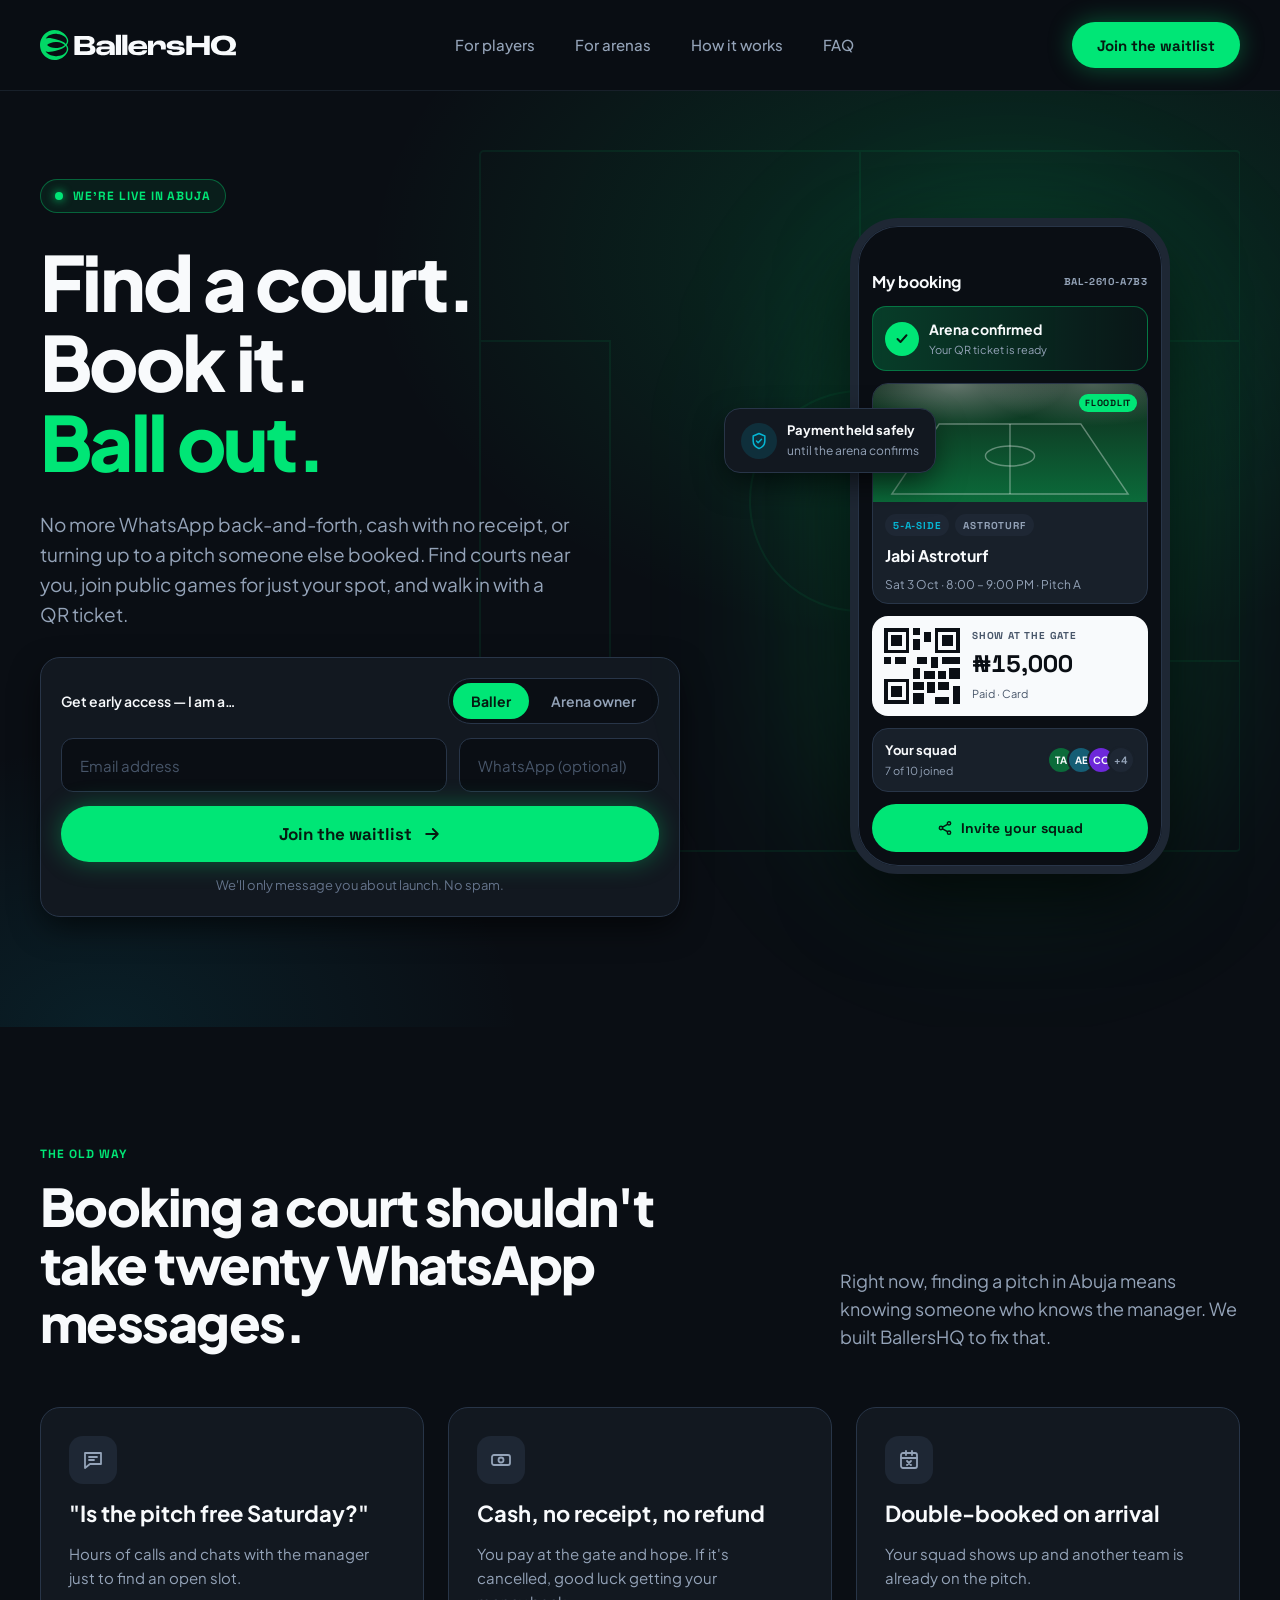
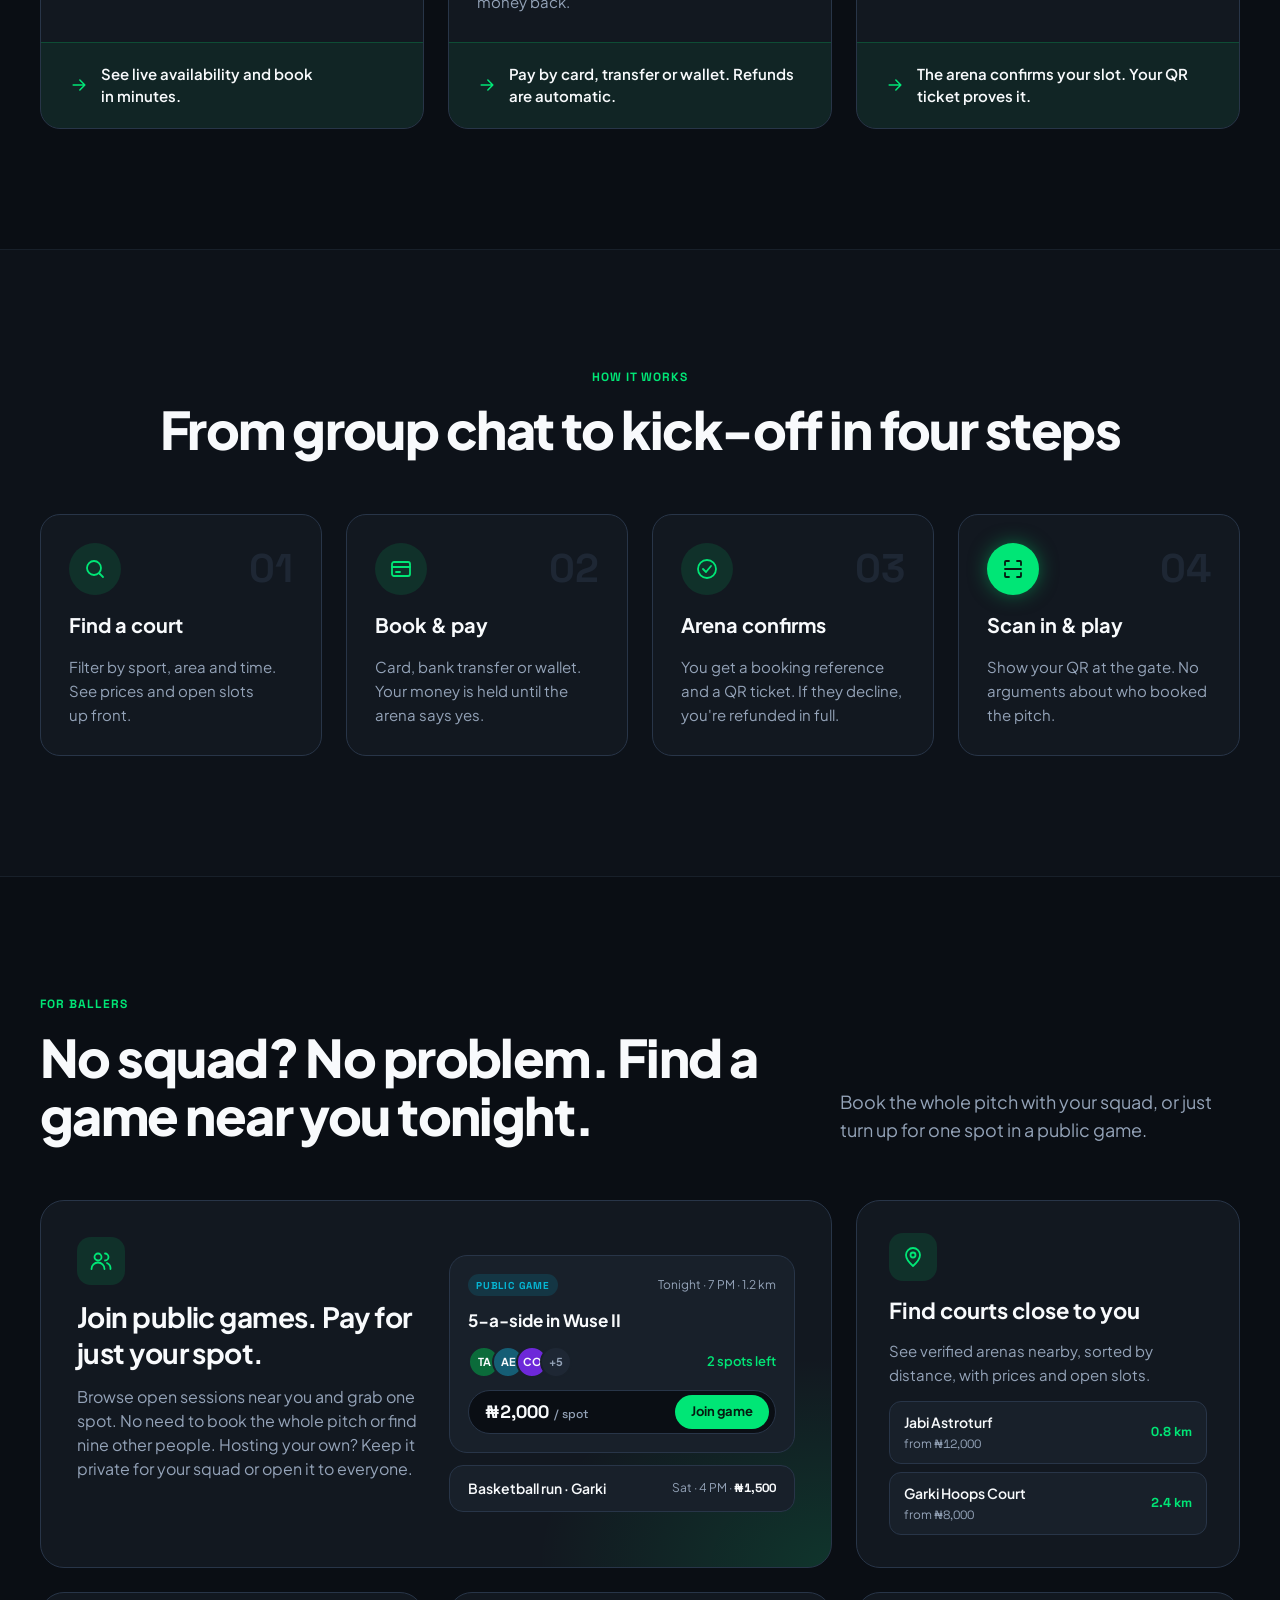
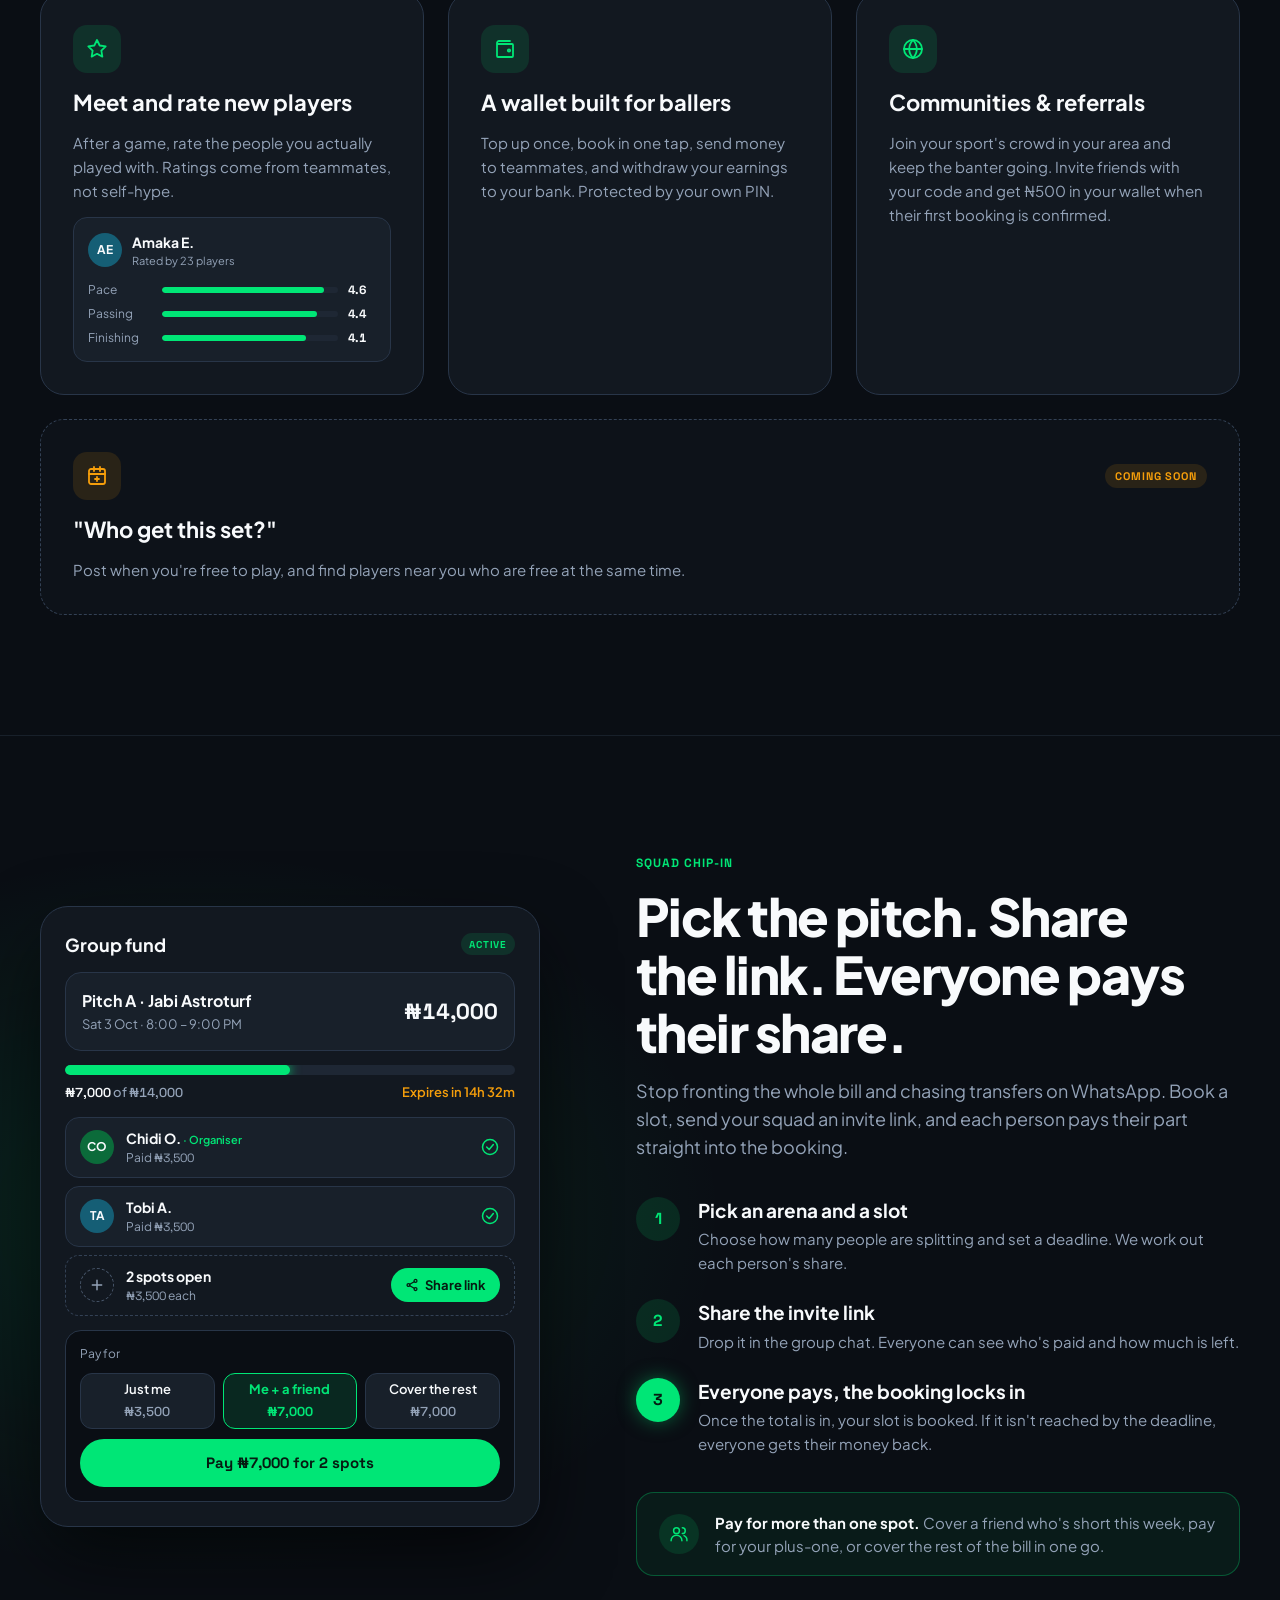
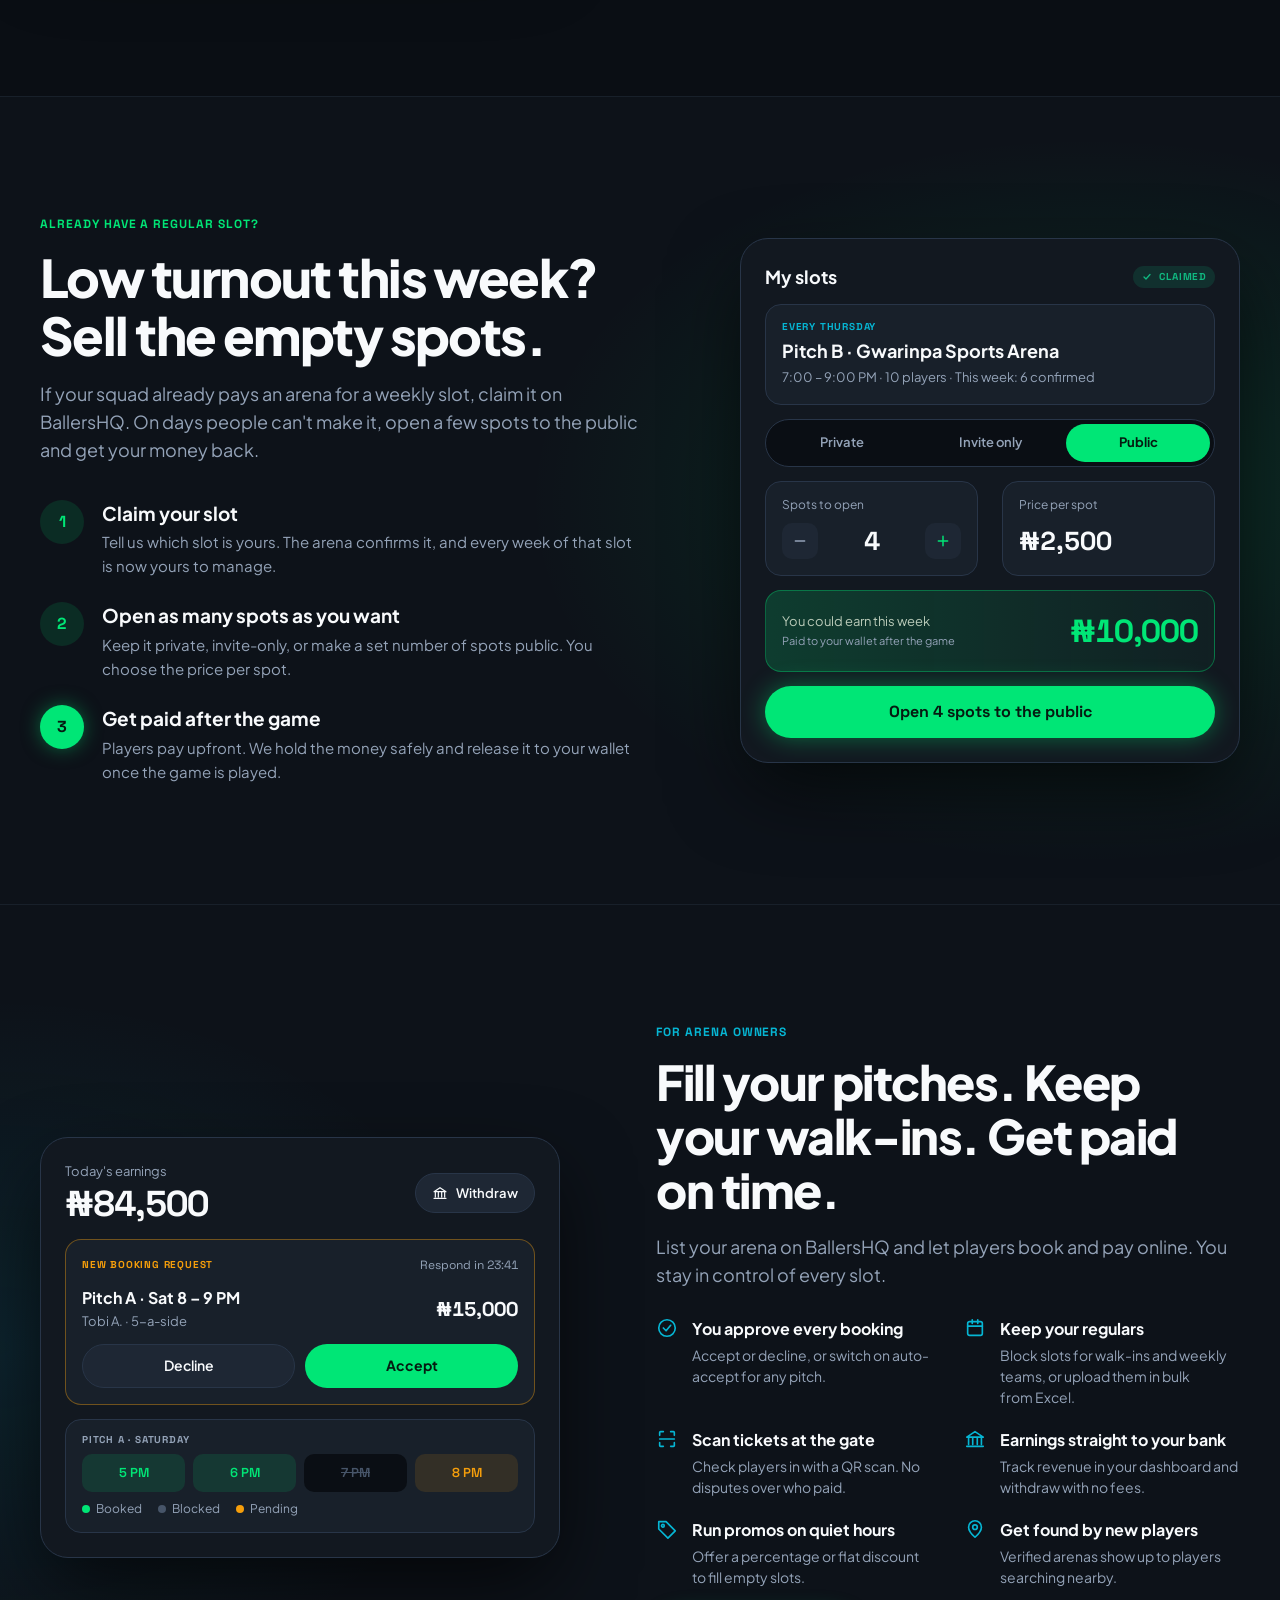
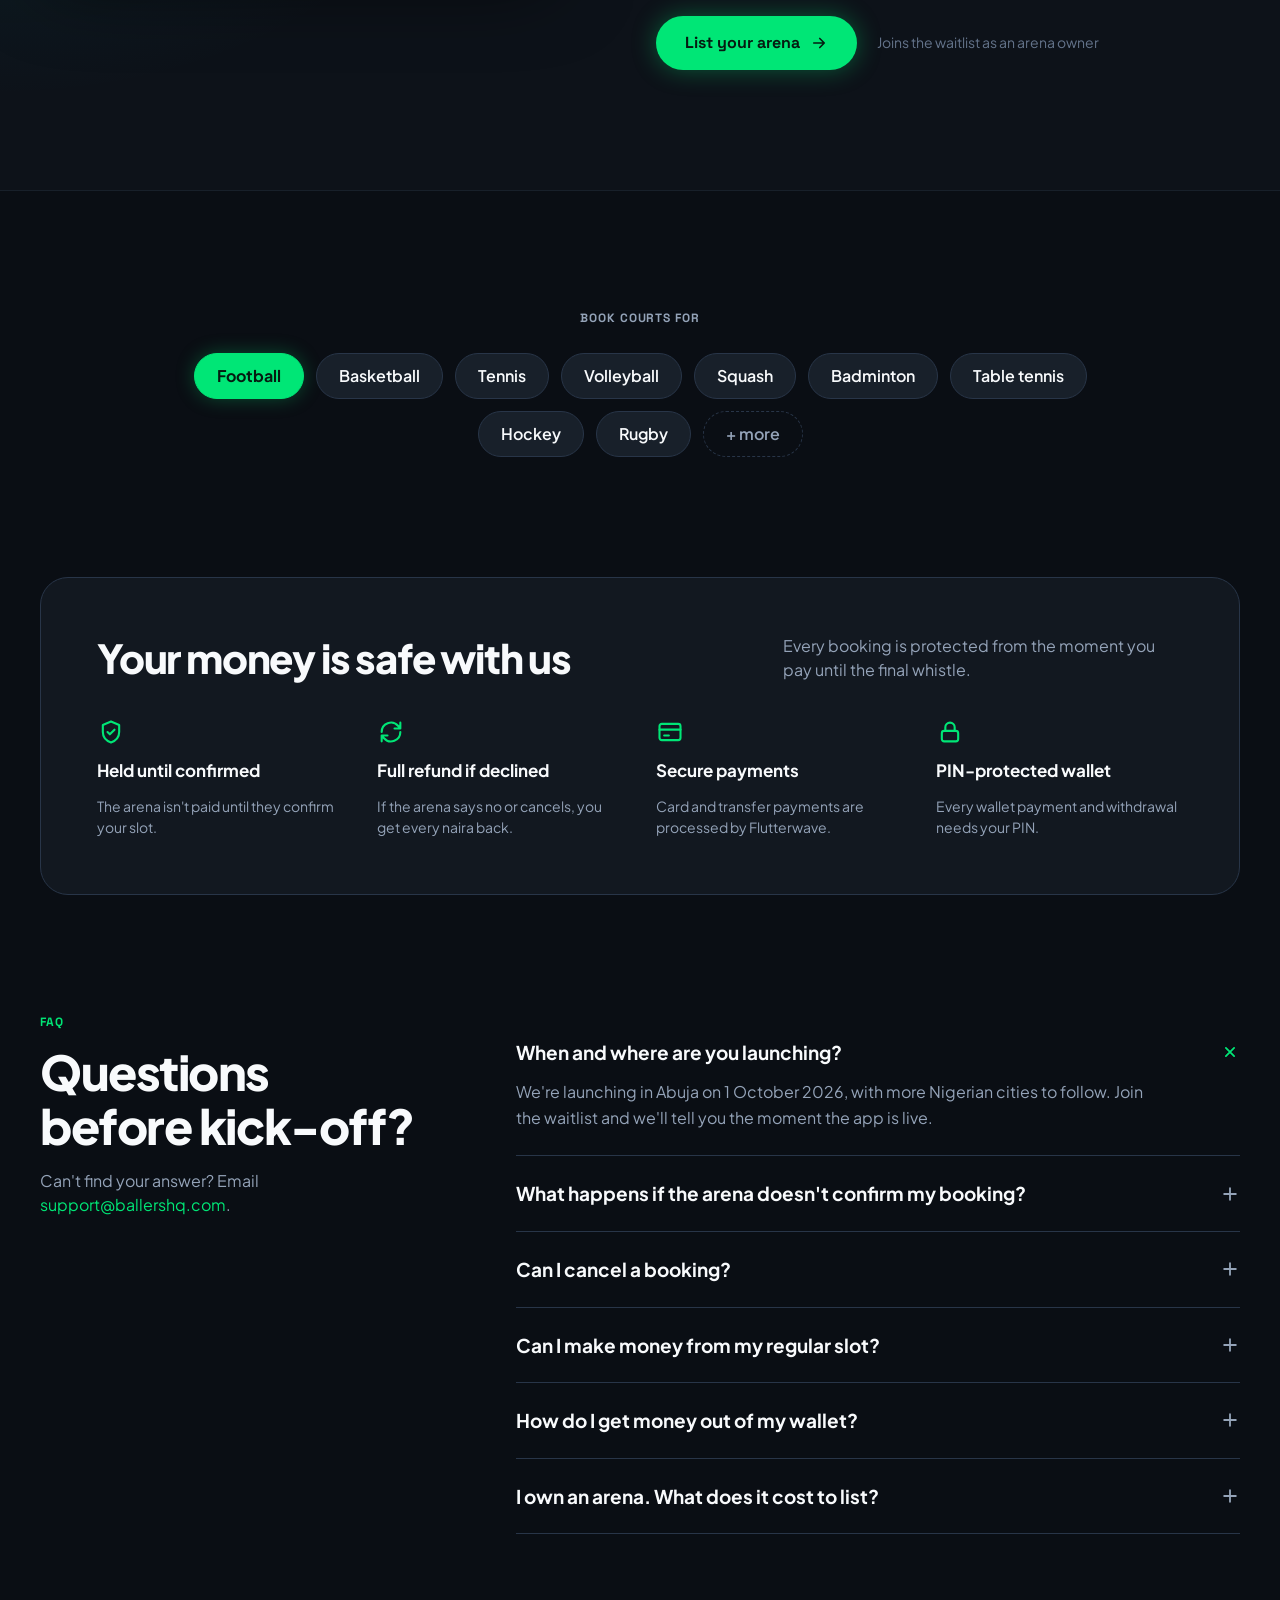
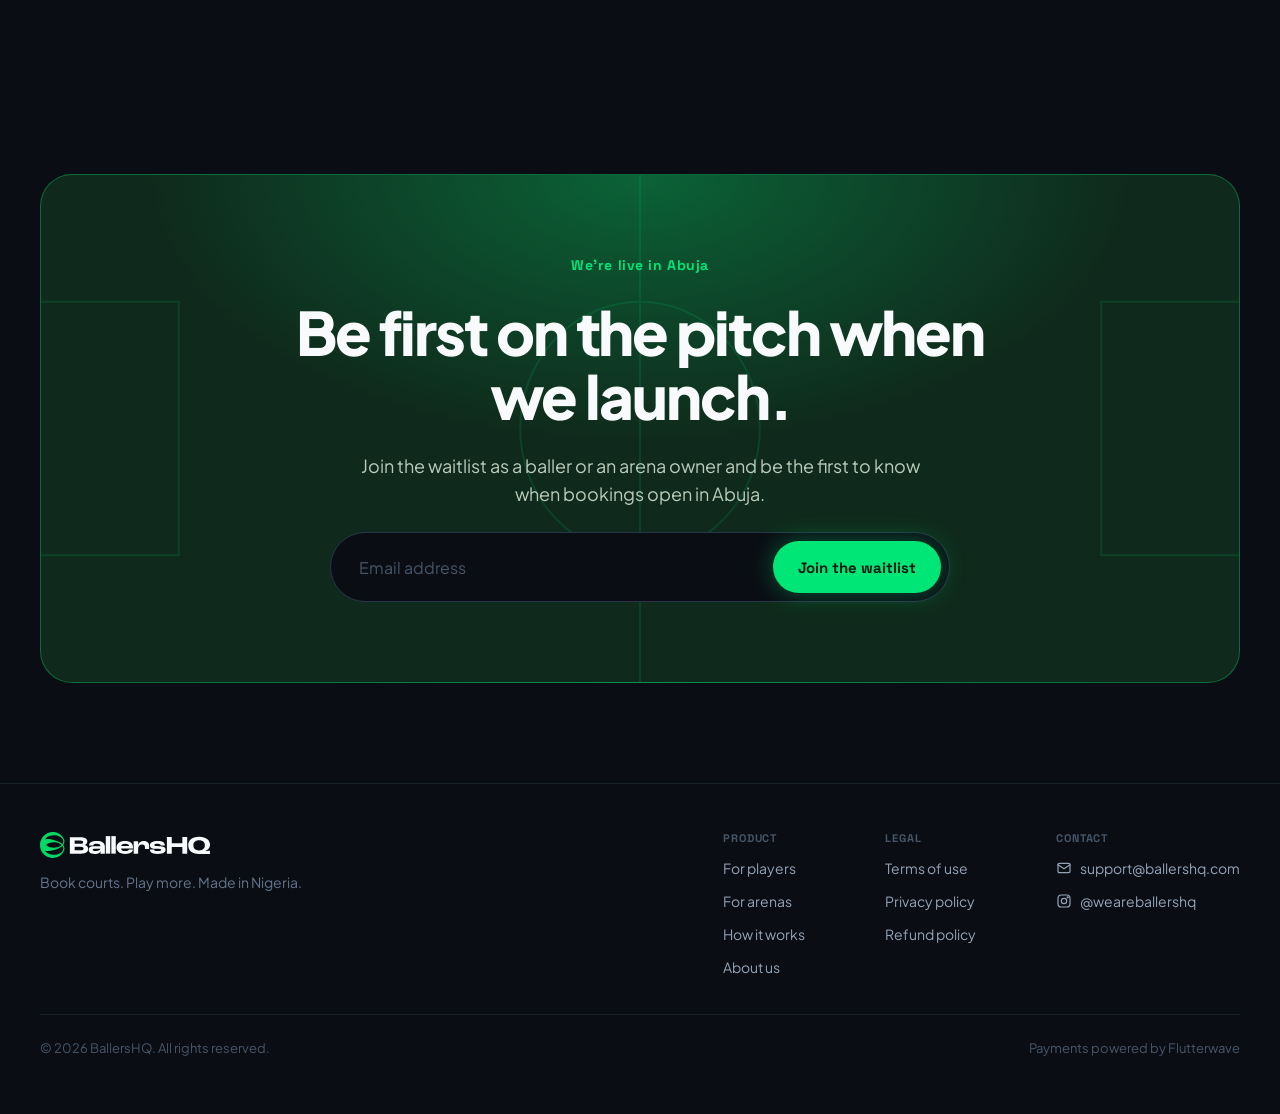
<file: index.html>
<!doctype html>
<html lang="en">
<head>
  <meta charset="utf-8">
  <meta name="viewport" content="width=device-width, initial-scale=1">
  <title>BallersHQ — Book courts, join games, split the bill in Abuja</title>
  <meta name="description" content="Find and book verified sports courts near you in Abuja. Join public games for just your spot, split the bill with your squad, and walk in with a QR ticket. Join the BallersHQ waitlist.">
  <link rel="canonical" href="https://ballershq.com/">
  <meta name="theme-color" content="#0A0E14">
  <meta name="color-scheme" content="dark">

  <meta property="og:type" content="website">
  <meta property="og:site_name" content="BallersHQ">
  <meta property="og:url" content="https://ballershq.com/">
  <meta property="og:title" content="BallersHQ — Book courts, join games, split the bill in Abuja">
  <meta property="og:description" content="Find courts near you, join public games for just your spot, split the bill with your squad, and walk in with a QR ticket.">
  <meta property="og:image" content="https://ballershq.com/assets/img/og-image.png">
  <meta property="og:image:width" content="1200">
  <meta property="og:image:height" content="630">
  <meta property="og:locale" content="en_NG">
  <meta name="twitter:card" content="summary_large_image">
  <meta name="twitter:title" content="BallersHQ — Book courts, join games, split the bill in Abuja">
  <meta name="twitter:description" content="Find courts near you, join public games for just your spot, and split the bill with your squad.">
  <meta name="twitter:image" content="https://ballershq.com/assets/img/og-image.png">

  <link rel="icon" href="assets/img/favicon.svg" type="image/svg+xml">
  <link rel="preconnect" href="https://fonts.googleapis.com">
  <link rel="preconnect" href="https://fonts.gstatic.com" crossorigin>
  <link rel="stylesheet" href="https://fonts.googleapis.com/css2?family=Plus+Jakarta+Sans:wght@400;500;600;700;800&amp;family=Space+Grotesk:wght@500;600;700&amp;display=swap">
  <link rel="stylesheet" href="assets/css/styles.css">

  <script type="application/ld+json">
  {
    "@context": "https://schema.org",
    "@type": "Organization",
    "name": "BallersHQ",
    "url": "https://ballershq.com/",
    "logo": "https://ballershq.com/assets/img/logo.svg",
    "email": "support@ballershq.com",
    "areaServed": "Abuja, Nigeria",
    "sameAs": ["https://www.instagram.com/weareballershq"]
  }
  </script>
</head>
<body>
<a class="skip-link" href="#main">Skip to content</a>

<!-- Icon sprite -->
<svg width="0" height="0" class="sr-only" aria-hidden="true" focusable="false">
  <symbol id="i-arrow" viewBox="0 0 24 24"><path d="M5 12h14M13 6l6 6-6 6"/></symbol>
  <symbol id="i-check" viewBox="0 0 24 24"><path d="m6 12 4 4 8-9"/></symbol>
  <symbol id="i-check-circle" viewBox="0 0 24 24"><circle cx="12" cy="12" r="9"/><path d="m8 12 3 3 5-6"/></symbol>
  <symbol id="i-shield" viewBox="0 0 24 24"><path d="M12 3 5 6v6c0 4.5 3 7.5 7 9 4-1.5 7-4.5 7-9V6z"/><path d="m9 12 2 2 4-4"/></symbol>
  <symbol id="i-share" viewBox="0 0 24 24"><circle cx="18" cy="5" r="2.5"/><circle cx="6" cy="12" r="2.5"/><circle cx="18" cy="19" r="2.5"/><path d="m8.2 10.8 7.6-4.4M8.2 13.2l7.6 4.4"/></symbol>
  <symbol id="i-chat" viewBox="0 0 24 24"><path d="M4 5h16v11H9l-5 4z"/><path d="M8 9h8M8 12h5"/></symbol>
  <symbol id="i-cash" viewBox="0 0 24 24"><rect x="3" y="7" width="18" height="10" rx="2"/><circle cx="12" cy="12" r="2.5"/></symbol>
  <symbol id="i-cal-x" viewBox="0 0 24 24"><rect x="4" y="5" width="16" height="15" rx="2"/><path d="M4 10h16M9 3v4M15 3v4M10 13l4 4M14 13l-4 4"/></symbol>
  <symbol id="i-cal" viewBox="0 0 24 24"><rect x="4" y="5" width="16" height="15" rx="2"/><path d="M4 10h16M9 3v4M15 3v4"/></symbol>
  <symbol id="i-cal-plus" viewBox="0 0 24 24"><rect x="4" y="5" width="16" height="15" rx="2"/><path d="M4 10h16M9 3v4M15 3v4M12 13v4M10 15h4"/></symbol>
  <symbol id="i-search" viewBox="0 0 24 24"><circle cx="11" cy="11" r="7"/><path d="m20 20-3.5-3.5"/></symbol>
  <symbol id="i-card" viewBox="0 0 24 24"><rect x="3" y="5" width="18" height="14" rx="2"/><path d="M3 10h18M7 15h4"/></symbol>
  <symbol id="i-scan" viewBox="0 0 24 24"><path d="M4 8V5a1 1 0 0 1 1-1h3M16 4h3a1 1 0 0 1 1 1v3M20 16v3a1 1 0 0 1-1 1h-3M8 20H5a1 1 0 0 1-1-1v-3M4 12h16"/></symbol>
  <symbol id="i-users" viewBox="0 0 24 24"><circle cx="9" cy="8" r="3.5"/><path d="M2.5 20a6.5 6.5 0 0 1 13 0"/><path d="M16 4.5a3.5 3.5 0 0 1 0 7M18 14a6 6 0 0 1 3.5 6"/></symbol>
  <symbol id="i-pin" viewBox="0 0 24 24"><path d="M12 21s-7-6.2-7-11a7 7 0 0 1 14 0c0 4.8-7 11-7 11z"/><circle cx="12" cy="10" r="2.5"/></symbol>
  <symbol id="i-star" viewBox="0 0 24 24"><path d="m12 3 2.7 5.5 6 .9-4.35 4.2 1 6L12 16.8 6.65 19.6l1-6L3.3 9.4l6-.9z"/></symbol>
  <symbol id="i-wallet" viewBox="0 0 24 24"><path d="M4 7h15a1 1 0 0 1 1 1v11a1 1 0 0 1-1 1H5a1 1 0 0 1-1-1V6a2 2 0 0 1 2-2h11"/><circle cx="16" cy="13.5" r="1.2"/></symbol>
  <symbol id="i-globe" viewBox="0 0 24 24"><circle cx="12" cy="12" r="9"/><path d="M3 12h18M12 3c2.5 2.6 3.8 5.6 3.8 9s-1.3 6.4-3.8 9c-2.5-2.6-3.8-5.6-3.8-9S9.5 5.6 12 3z"/></symbol>
  <symbol id="i-bank" viewBox="0 0 24 24"><path d="M3 10h18L12 4zM5 10v8M9.5 10v8M14.5 10v8M19 10v8M3 20h18"/></symbol>
  <symbol id="i-tag" viewBox="0 0 24 24"><path d="M3 12V4h8l10 10-8 8z"/><circle cx="7.5" cy="8.5" r="1.5"/></symbol>
  <symbol id="i-refund" viewBox="0 0 24 24"><path d="M4 12a8 8 0 0 1 14-5.3L20 9M20 4v5h-5M20 12a8 8 0 0 1-14 5.3L4 15M4 20v-5h5"/></symbol>
  <symbol id="i-lock" viewBox="0 0 24 24"><rect x="5" y="11" width="14" height="9" rx="2"/><path d="M8 11V8a4 4 0 0 1 8 0v3"/></symbol>
  <symbol id="i-plus" viewBox="0 0 24 24"><path d="M12 5v14M5 12h14"/></symbol>
  <symbol id="i-minus" viewBox="0 0 24 24"><path d="M5 12h14"/></symbol>
  <symbol id="i-menu" viewBox="0 0 24 24"><path d="M4 7h16M4 12h16M4 17h16"/></symbol>
  <symbol id="i-close" viewBox="0 0 24 24"><path d="M6 6l12 12M18 6 6 18"/></symbol>
  <symbol id="i-mail" viewBox="0 0 24 24"><rect x="3" y="5" width="18" height="14" rx="2"/><path d="m3 7 9 6 9-6"/></symbol>
  <symbol id="i-insta" viewBox="0 0 24 24"><rect x="3" y="3" width="18" height="18" rx="5"/><circle cx="12" cy="12" r="4"/><circle cx="17.5" cy="6.5" r="0.8"/></symbol>
</svg>

<!-- ================= HEADER ================= -->
<header class="site-header">
  <nav class="container nav" aria-label="Main">
    <a class="nav__logo" href="#top" aria-label="BallersHQ home"><img src="assets/img/logo.svg" alt="BallersHQ" width="196" height="30"></a>
    <ul class="nav__links">
      <li><a href="#players">For players</a></li>
      <li><a href="#arenas">For arenas</a></li>
      <li><a href="#how-it-works">How it works</a></li>
      <li><a href="#faq">FAQ</a></li>
    </ul>
    <div class="nav__actions">
      <a class="btn btn--primary nav__join-lg" href="#waitlist">Join the waitlist</a>
      <a class="btn btn--primary nav__join-sm" href="#waitlist">Join</a>
      <button class="nav__toggle" type="button" aria-expanded="false" aria-controls="mobile-menu" aria-label="Open menu">
        <svg class="ic ic--bold" width="24" height="24" aria-hidden="true"><use href="#i-menu"/></svg>
      </button>
    </div>
  </nav>
  <div class="mobile-menu" id="mobile-menu">
    <a href="#players">For players</a>
    <a href="#chip-in">Squad chip-in</a>
    <a href="#claim">Claim your slot</a>
    <a href="#arenas">For arenas</a>
    <a href="#how-it-works">How it works</a>
    <a href="#faq">FAQ</a>
  </div>
</header>

<main id="main">

  <!-- ================= HERO ================= -->
  <section class="hero" id="top" aria-labelledby="hero-title">
    <svg class="hero__lines" viewBox="0 0 800 820" fill="none" stroke="#00E676" stroke-width="2" aria-hidden="true">
      <rect x="40" y="60" width="760" height="700" rx="4"/>
      <path d="M420 60v700"/>
      <circle cx="420" cy="410" r="110"/>
      <rect x="40" y="250" width="130" height="320"/>
      <rect x="670" y="250" width="130" height="320"/>
    </svg>

    <div class="container hero__inner">
      <div class="hero__copy">
        <div class="launch">
          <div class="pill-live"><span class="dot"></span><span class="caps js-launch-label">Launching in Abuja · 1 October</span></div>
          <div class="countdown js-countdown" data-launch="2026-10-01T00:00:00+01:00" role="timer" aria-label="Time until launch" hidden>
            <div class="countdown__unit"><span class="countdown__num" data-unit="days">00</span><span class="countdown__label">Days</span></div>
            <span class="countdown__sep" aria-hidden="true">:</span>
            <div class="countdown__unit"><span class="countdown__num" data-unit="hours">00</span><span class="countdown__label">Hours</span></div>
            <span class="countdown__sep" aria-hidden="true">:</span>
            <div class="countdown__unit"><span class="countdown__num" data-unit="minutes">00</span><span class="countdown__label">Mins</span></div>
            <span class="countdown__sep" aria-hidden="true">:</span>
            <div class="countdown__unit"><span class="countdown__num" data-unit="seconds">00</span><span class="countdown__label">Secs</span></div>
          </div>
        </div>
        <h1 class="h1" id="hero-title">Find a court.<br>Book it.<br><span class="text-green">Ball out.</span></h1>
        <p class="lead lead--hero">No more WhatsApp back-and-forth, cash with no receipt, or turning up to a pitch someone else booked. Find courts near you, join public games for just your spot, and walk in with a QR ticket.</p>

        <form class="waitlist js-waitlist" id="waitlist" novalidate data-form="hero">
          <fieldset class="waitlist__top">
            <legend class="waitlist__label">Get early access — I am a…</legend>
            <div class="segmented">
              <label><input type="radio" name="userType" value="BALLER" checked><span>Baller</span></label>
              <label><input type="radio" name="userType" value="CLIENT"><span>Arena owner</span></label>
            </div>
          </fieldset>
          <div class="waitlist__fields">
            <div class="field--email">
              <label class="sr-only" for="hero-email">Email address</label>
              <input class="input" id="hero-email" name="email" type="email" inputmode="email" autocomplete="email" placeholder="Email address" required>
            </div>
            <div class="field--phone">
              <label class="sr-only" for="hero-phone">WhatsApp number (optional)</label>
              <input class="input" id="hero-phone" name="phone" type="tel" inputmode="tel" autocomplete="tel" placeholder="WhatsApp (optional)">
            </div>
          </div>
          <button class="btn btn--primary btn--lg btn--block" type="submit">
            <span class="js-label">Join the waitlist</span>
            <svg class="ic ic--bold" width="20" height="20" aria-hidden="true"><use href="#i-arrow"/></svg>
          </button>
          <p class="form-status" role="status" aria-live="polite"></p>
          <p class="waitlist__note">We'll only message you about launch. No spam.</p>
        </form>
      </div>

      <div class="hero__media" aria-hidden="true">
        <div class="phone-glow"></div>
        <div class="phone">
          <div class="row-between">
            <span class="phone__title">My booking</span>
            <span class="caps phone__ref">BAL-2610-A7B3</span>
          </div>
          <div class="confirm-banner">
            <span class="check-circle"><svg class="ic ic--heavy" width="18" height="18"><use href="#i-check"/></svg></span>
            <div class="col-2"><span class="t-14 fw-7">Arena confirmed</span><span class="t-11 c-2">Your QR ticket is ready</span></div>
          </div>
          <div class="inner arena-card">
            <div class="arena-card__media">
              <svg viewBox="0 0 290 118" preserveAspectRatio="none" fill="none" stroke="rgba(255,255,255,0.35)" stroke-width="1.5"><path d="M20 110 70 40h150l50 70z"/><path d="M145 40v70"/><ellipse cx="145" cy="72" rx="26" ry="10"/></svg>
              <span class="badge badge--xs badge--solid">Floodlit</span>
            </div>
            <div class="arena-card__body">
              <div class="row-6"><span class="badge badge--sm badge--neutral c-cyan">5-a-side</span><span class="badge badge--sm badge--neutral">Astroturf</span></div>
              <span class="t-16 fw-7">Jabi Astroturf</span>
              <span class="t-12 c-2">Sat 3 Oct · 8:00 – 9:00 PM · Pitch A</span>
            </div>
          </div>
          <div class="qr-ticket">
            <svg viewBox="0 0 21 21" shape-rendering="crispEdges" fill="#0A0E14"><path d="M0 0h7v7H0zM1 1v5h5V1zM2 2h3v3H2zM14 0h7v7h-7zm1 1v5h5V1zm1 1h3v3h-3zM0 14h7v7H0zm1 1v5h5v-5zm1 1h3v3H2zM8 0h2v2H8zM11 1h2v3h-2zM8 3h2v3H8zM9 8h3v2H9zM13 8h2v3h-2zM0 8h2v2H0zM3 8h3v2H3zM16 8h5v2h-5zM8 11h2v3H8zM11 12h3v2h-3zM15 12h2v2h-2zM18 11h3v3h-3zM8 15h3v2H8zM12 15h2v3h-2zM15 15h3v2h-3zM19 16h2v5h-2zM8 18h3v3H8zM14 19h4v2h-4z"/></svg>
            <div class="col-4">
              <span class="caps">Show at the gate</span>
              <span class="sg t-24 fw-7">₦15,000</span>
              <span class="t-11 c-4">Paid · Card</span>
            </div>
          </div>
          <div class="inner row-between squad-row">
            <div class="col-2"><span class="t-13 fw-7">Your squad</span><span class="t-11 c-2">7 of 10 joined</span></div>
            <div class="avatars">
              <span class="avatar avatar--sm avatar--green">TA</span><span class="avatar avatar--sm avatar--teal">AE</span><span class="avatar avatar--sm avatar--violet">CO</span><span class="avatar avatar--sm avatar--muted">+4</span>
            </div>
          </div>
          <div class="fake-btn fake-btn--sm mt-auto"><svg class="ic ic--bold" width="16" height="16"><use href="#i-share"/></svg>Invite your squad</div>
        </div>
        <div class="float-chip float-chip--hero">
          <span class="chip-icon"><svg class="ic" width="20" height="20"><use href="#i-shield"/></svg></span>
          <div class="col-2"><span class="t-13 fw-7">Payment held safely</span><span class="t-12 c-2">until the arena confirms</span></div>
        </div>
      </div>
    </div>
  </section>

  <!-- ================= PROBLEM ================= -->
  <section class="section" aria-labelledby="problem-title">
    <div class="container stack gap-56">
      <div class="section-head">
        <div class="stack gap-16 max-700">
          <span class="caps eyebrow">The old way</span>
          <h2 class="h2" id="problem-title">Booking a court shouldn't take twenty WhatsApp messages.</h2>
        </div>
        <p class="lead max-400">Right now, finding a pitch in Abuja means knowing someone who knows the manager. We built BallersHQ to fix that.</p>
      </div>
      <div class="grid grid-3">
        <article class="card problem-card">
          <div class="problem-card__body">
            <span class="icon-tile icon-tile--neutral"><svg class="ic" width="24" height="24" aria-hidden="true"><use href="#i-chat"/></svg></span>
            <h3 class="h3">"Is the pitch free Saturday?"</h3>
            <p class="body">Hours of calls and chats with the manager just to find an open slot.</p>
          </div>
          <p class="problem-card__fix"><svg class="ic c-green" width="20" height="20" aria-hidden="true"><use href="#i-arrow"/></svg>See live availability and book in minutes.</p>
        </article>
        <article class="card problem-card">
          <div class="problem-card__body">
            <span class="icon-tile icon-tile--neutral"><svg class="ic" width="24" height="24" aria-hidden="true"><use href="#i-cash"/></svg></span>
            <h3 class="h3">Cash, no receipt, no refund</h3>
            <p class="body">You pay at the gate and hope. If it's cancelled, good luck getting your money back.</p>
          </div>
          <p class="problem-card__fix"><svg class="ic c-green" width="20" height="20" aria-hidden="true"><use href="#i-arrow"/></svg>Pay by card, transfer or wallet. Refunds are automatic.</p>
        </article>
        <article class="card problem-card">
          <div class="problem-card__body">
            <span class="icon-tile icon-tile--neutral"><svg class="ic" width="24" height="24" aria-hidden="true"><use href="#i-cal-x"/></svg></span>
            <h3 class="h3">Double-booked on arrival</h3>
            <p class="body">Your squad shows up and another team is already on the pitch.</p>
          </div>
          <p class="problem-card__fix"><svg class="ic c-green" width="20" height="20" aria-hidden="true"><use href="#i-arrow"/></svg>The arena confirms your slot. Your QR ticket proves it.</p>
        </article>
      </div>
    </div>
  </section>

  <!-- ================= HOW IT WORKS ================= -->
  <section class="section section--alt how" id="how-it-works" aria-labelledby="how-title">
    <div class="container stack gap-56">
      <div class="section-head section-head--center">
        <span class="caps eyebrow">How it works</span>
        <h2 class="h2" id="how-title">From group chat to kick-off in four steps</h2>
      </div>
      <ol class="grid grid-4">
        <li class="card step-card">
          <div class="row-between"><span class="icon-tile icon-tile--round"><svg class="ic" width="24" height="24" aria-hidden="true"><use href="#i-search"/></svg></span><span class="step-card__num" aria-hidden="true">01</span></div>
          <div class="step-card__text"><h3 class="h3 h3--sm">Find a court</h3><p class="body">Filter by sport, area and time. See prices and open slots up front.</p></div>
        </li>
        <li class="card step-card">
          <div class="row-between"><span class="icon-tile icon-tile--round"><svg class="ic" width="24" height="24" aria-hidden="true"><use href="#i-card"/></svg></span><span class="step-card__num" aria-hidden="true">02</span></div>
          <div class="step-card__text"><h3 class="h3 h3--sm">Book &amp; pay</h3><p class="body">Card, bank transfer or wallet. Your money is held until the arena says yes.</p></div>
        </li>
        <li class="card step-card">
          <div class="row-between"><span class="icon-tile icon-tile--round"><svg class="ic" width="24" height="24" aria-hidden="true"><use href="#i-check-circle"/></svg></span><span class="step-card__num" aria-hidden="true">03</span></div>
          <div class="step-card__text"><h3 class="h3 h3--sm">Arena confirms</h3><p class="body">You get a booking reference and a QR ticket. If they decline, you're refunded in full.</p></div>
        </li>
        <li class="card step-card">
          <div class="row-between"><span class="icon-tile icon-tile--round icon-tile--solid"><svg class="ic" width="24" height="24" aria-hidden="true"><use href="#i-scan"/></svg></span><span class="step-card__num" aria-hidden="true">04</span></div>
          <div class="step-card__text"><h3 class="h3 h3--sm">Scan in &amp; play</h3><p class="body">Show your QR at the gate. No arguments about who booked the pitch.</p></div>
        </li>
      </ol>
    </div>
  </section>

  <!-- ================= FOR PLAYERS ================= -->
  <section class="section" id="players" aria-labelledby="players-title">
    <div class="container stack gap-56">
      <div class="section-head">
        <div class="stack gap-16 max-720">
          <span class="caps eyebrow">For ballers</span>
          <h2 class="h2" id="players-title">No squad? No problem. Find a game near you tonight.</h2>
        </div>
        <p class="lead max-400">Book the whole pitch with your squad, or just turn up for one spot in a public game.</p>
      </div>

      <div class="grid grid-3">
        <!-- Public games -->
        <article class="card card--xl card--glow feature-hero span-2">
          <div class="feature-hero__copy">
            <span class="icon-tile"><svg class="ic" width="24" height="24" aria-hidden="true"><use href="#i-users"/></svg></span>
            <h3 class="h3 h3--lg">Join public games. Pay for just your spot.</h3>
            <p class="body t-16">Browse open sessions near you and grab one spot. No need to book the whole pitch or find nine other people. Hosting your own? Keep it private for your squad or open it to everyone.</p>
          </div>
          <div class="feature-hero__mock" aria-hidden="true">
            <div class="inner game-card">
              <div class="row-between"><span class="badge badge--sm badge--cyan">Public game</span><span class="t-12 c-2">Tonight · 7 PM · 1.2 km</span></div>
              <span class="t-17 fw-7">5-a-side in Wuse II</span>
              <div class="row-between">
                <div class="avatars"><span class="avatar avatar--green">TA</span><span class="avatar avatar--teal">AE</span><span class="avatar avatar--violet">CO</span><span class="avatar avatar--muted">+5</span></div>
                <span class="t-13 fw-6 c-green">2 spots left</span>
              </div>
              <div class="price-bar"><span class="sg t-18 fw-7">₦2,000 <span class="t-12 c-2 fw-5">/ spot</span></span><span class="price-bar__btn">Join game</span></div>
            </div>
            <div class="inner list-row list-row--lg"><span class="t-14 fw-6">Basketball run · Garki</span><span class="t-12 c-2">Sat · 4 PM · <span class="sg c-text fw-7">₦1,500</span></span></div>
          </div>
        </article>

        <!-- Near you -->
        <article class="card card--xl feature-card">
          <span class="icon-tile"><svg class="ic" width="24" height="24" aria-hidden="true"><use href="#i-pin"/></svg></span>
          <h3 class="h3">Find courts close to you</h3>
          <p class="body">See verified arenas nearby, sorted by distance, with prices and open slots.</p>
          <div class="feature-card__foot stack gap-8" aria-hidden="true">
            <div class="inner list-row"><div class="col-2"><span class="t-14 fw-6">Jabi Astroturf</span><span class="t-12 c-2">from <span class="sg">₦12,000</span></span></div><span class="sg t-13 fw-7 c-green">0.8 km</span></div>
            <div class="inner list-row"><div class="col-2"><span class="t-14 fw-6">Garki Hoops Court</span><span class="t-12 c-2">from <span class="sg">₦8,000</span></span></div><span class="sg t-13 fw-7 c-green">2.4 km</span></div>
          </div>
        </article>

        <!-- Ratings -->
        <article class="card card--xl feature-card">
          <span class="icon-tile"><svg class="ic" width="24" height="24" aria-hidden="true"><use href="#i-star"/></svg></span>
          <h3 class="h3">Meet and rate new players</h3>
          <p class="body">After a game, rate the people you actually played with. Ratings come from teammates, not self-hype.</p>
          <div class="feature-card__foot inner stack gap-12 rating-card" aria-hidden="true">
            <div class="row-10"><span class="avatar avatar--md avatar--teal">AE</span><div class="col"><span class="t-14 fw-7">Amaka E.</span><span class="t-11 c-2">Rated by 23 players</span></div></div>
            <div class="rating">
              <span>Pace</span><span class="bar"><span class="bar__fill w-92"></span></span><span class="sg c-text fw-7">4.6</span>
              <span>Passing</span><span class="bar"><span class="bar__fill w-88"></span></span><span class="sg c-text fw-7">4.4</span>
              <span>Finishing</span><span class="bar"><span class="bar__fill w-82"></span></span><span class="sg c-text fw-7">4.1</span>
            </div>
          </div>
        </article>

        <!-- Wallet -->
        <article class="card card--xl feature-card">
          <span class="icon-tile"><svg class="ic" width="24" height="24" aria-hidden="true"><use href="#i-wallet"/></svg></span>
          <h3 class="h3">A wallet built for ballers</h3>
          <p class="body">Top up once, book in one tap, send money to teammates, and withdraw your earnings to your bank. Protected by your own PIN.</p>
        </article>

        <!-- Communities -->
        <article class="card card--xl feature-card">
          <span class="icon-tile"><svg class="ic" width="24" height="24" aria-hidden="true"><use href="#i-globe"/></svg></span>
          <h3 class="h3">Communities &amp; referrals</h3>
          <p class="body">Join your sport's crowd in your area and keep the banter going. Invite friends with your code and get ₦500 in your wallet when their first booking is confirmed.</p>
        </article>

        <!-- Coming soon -->
        <article class="card card--xl card--soon feature-card span-3">
          <div class="row-between">
            <span class="icon-tile icon-tile--amber"><svg class="ic" width="24" height="24" aria-hidden="true"><use href="#i-cal-plus"/></svg></span>
            <span class="badge badge--amber">Coming soon</span>
          </div>
          <h3 class="h3">"Who get this set?"</h3>
          <p class="body">Post when you're free to play, and find players near you who are free at the same time.</p>
        </article>
      </div>
    </div>
  </section>

  <!-- ================= SQUAD CHIP-IN ================= -->
  <section class="section section--top-line glow-left" id="chip-in" aria-labelledby="chipin-title">
    <div class="container split split--media-left">
      <div class="split__copy stack gap-36">
        <div class="stack gap-16">
          <span class="caps eyebrow">Squad chip-in</span>
          <h2 class="h2" id="chipin-title">Pick the pitch. Share the link. Everyone pays their share.</h2>
          <p class="lead">Stop fronting the whole bill and chasing transfers on WhatsApp. Book a slot, send your squad an invite link, and each person pays their part straight into the booking.</p>
        </div>
        <ol class="steps">
          <li class="step"><span class="step__num" aria-hidden="true">1</span><div class="col-4"><h3 class="step__title">Pick an arena and a slot</h3><p class="body">Choose how many people are splitting and set a deadline. We work out each person's share.</p></div></li>
          <li class="step"><span class="step__num" aria-hidden="true">2</span><div class="col-4"><h3 class="step__title">Share the invite link</h3><p class="body">Drop it in the group chat. Everyone can see who's paid and how much is left.</p></div></li>
          <li class="step"><span class="step__num step__num--active" aria-hidden="true">3</span><div class="col-4"><h3 class="step__title">Everyone pays, the booking locks in</h3><p class="body">Once the total is in, your slot is booked. If it isn't reached by the deadline, everyone gets their money back.</p></div></li>
        </ol>
        <p class="live-strip"><span class="live-strip__icon" aria-hidden="true"><svg class="ic" width="20" height="20"><use href="#i-users"/></svg></span><span><span class="text-strong">Pay for more than one spot.</span> Cover a friend who's short this week, pay for your plus-one, or cover the rest of the bill in one go.</span></p>
      </div>

      <div class="split__media" aria-hidden="true">
        <div class="panel">
          <div class="row-between"><span class="panel__title">Group fund</span><span class="badge badge--sm badge--green">Active</span></div>
          <div class="inner row-between panel-pad">
            <div class="col-2"><span class="t-16 fw-7">Pitch A · Jabi Astroturf</span><span class="t-13 c-2">Sat 3 Oct · 8:00 – 9:00 PM</span></div>
            <span class="sg t-22 fw-7">₦14,000</span>
          </div>
          <div class="stack gap-8">
            <div class="progress"><span class="bar__fill w-50"></span></div>
            <div class="row-between t-13"><span class="fw-6"><span class="sg">₦7,000</span> <span class="c-2 fw-5">of <span class="sg">₦14,000</span></span></span><span class="c-amber fw-6">Expires in 14h 32m</span></div>
          </div>
          <div class="stack gap-8">
            <div class="inner contrib">
              <span class="avatar avatar--md avatar--green">CO</span>
              <div class="contrib__main"><span class="t-14 fw-7">Chidi O. <span class="t-11 fw-6 c-green">· Organiser</span></span><span class="t-12 c-2">Paid <span class="sg">₦3,500</span></span></div>
              <svg class="ic c-green" width="20" height="20"><use href="#i-check-circle"/></svg>
            </div>
            <div class="inner contrib">
              <span class="avatar avatar--md avatar--teal">TA</span>
              <div class="contrib__main"><span class="t-14 fw-7">Tobi A.</span><span class="t-12 c-2">Paid <span class="sg">₦3,500</span></span></div>
              <svg class="ic c-green" width="20" height="20"><use href="#i-check-circle"/></svg>
            </div>
            <div class="contrib contrib--open">
              <span class="plus-ring"><svg class="ic ic--bold" width="16" height="16"><use href="#i-plus"/></svg></span>
              <div class="contrib__main"><span class="t-14 fw-7">2 spots open</span><span class="t-12 c-2"><span class="sg">₦3,500</span> each</span></div>
              <span class="share-btn"><svg class="ic ic--bold" width="14" height="14"><use href="#i-share"/></svg>Share link</span>
            </div>
          </div>
          <div class="payfor">
            <span class="t-12 c-2">Pay for</span>
            <div class="payfor__opts">
              <span class="payfor__opt"><span>Just me</span><span class="sg payfor__amt">₦3,500</span></span>
              <span class="payfor__opt payfor__opt--on"><span><span class="hide-sm">Me + a friend</span><span class="show-sm">2 spots</span></span><span class="sg payfor__amt">₦7,000</span></span>
              <span class="payfor__opt"><span>Cover <span class="hide-sm">the </span>rest</span><span class="sg payfor__amt">₦7,000</span></span>
            </div>
            <span class="payfor__cta">Pay <span class="sg">₦7,000</span> for 2 spots</span>
          </div>
        </div>
      </div>
    </div>
  </section>

  <!-- ================= CLAIM & EARN ================= -->
  <section class="section section--top-line glow-right" id="claim" aria-labelledby="claim-title">
    <div class="container split">
      <div class="split__copy stack gap-36">
        <div class="stack gap-16">
          <span class="caps eyebrow">Already have a regular slot?</span>
          <h2 class="h2" id="claim-title">Low turnout this week? Sell the empty spots.</h2>
          <p class="lead">If your squad already pays an arena for a weekly slot, claim it on BallersHQ. On days people can't make it, open a few spots to the public and get your money back.</p>
        </div>
        <ol class="steps">
          <li class="step"><span class="step__num" aria-hidden="true">1</span><div class="col-4"><h3 class="step__title">Claim your slot</h3><p class="body">Tell us which slot is yours. The arena confirms it, and every week of that slot is now yours to manage.</p></div></li>
          <li class="step"><span class="step__num" aria-hidden="true">2</span><div class="col-4"><h3 class="step__title">Open as many spots as you want</h3><p class="body">Keep it private, invite-only, or make a set number of spots public. You choose the price per spot.</p></div></li>
          <li class="step"><span class="step__num step__num--active" aria-hidden="true">3</span><div class="col-4"><h3 class="step__title">Get paid after the game</h3><p class="body">Players pay upfront. We hold the money safely and release it to your wallet once the game is played.</p></div></li>
        </ol>
      </div>

      <div class="split__media" aria-hidden="true">
        <div class="panel">
          <div class="row-between"><span class="panel__title">My slots</span><span class="badge badge--sm badge--emerald"><svg class="ic ic--heavy" width="12" height="12"><use href="#i-check"/></svg>Claimed</span></div>
          <div class="inner stack gap-4 panel-pad">
            <span class="caps t-10 c-cyan">Every Thursday</span>
            <span class="t-18 fw-7">Pitch B · Gwarinpa Sports Arena</span>
            <span class="t-13 c-2">7:00 – 9:00 PM · 10 players · This week: 6 confirmed</span>
          </div>
          <div class="segmented-mock"><span>Private</span><span>Invite only</span><span class="is-on">Public</span></div>
          <div class="grid grid-2 gap-12 keep-2">
            <div class="inner stack gap-8 panel-pad-sm">
              <span class="t-12 c-2">Spots to open</span>
              <div class="stepper"><span class="stepper__btn"><svg class="ic ic--bold" width="16" height="16"><use href="#i-minus"/></svg></span><span class="sg t-26 fw-7">4</span><span class="stepper__btn stepper__btn--plus"><svg class="ic ic--bold" width="16" height="16"><use href="#i-plus"/></svg></span></div>
            </div>
            <div class="inner stack gap-8 panel-pad-sm">
              <span class="t-12 c-2">Price per spot</span>
              <span class="sg t-26 fw-7 stepper">₦2,500</span>
            </div>
          </div>
          <div class="earn-row">
            <div class="col-2"><span class="t-13 c-sage">You could earn this week</span><span class="t-11 c-2">Paid to your wallet after the game</span></div>
            <span class="sg t-32 fw-7 c-green">₦10,000</span>
          </div>
          <div class="fake-btn">Open 4 spots to the public</div>
        </div>
      </div>
    </div>
  </section>

  <!-- ================= FOR ARENA OWNERS ================= -->
  <section class="section section--alt glow-cyan" id="arenas" aria-labelledby="arenas-title">
    <div class="container split split--media-left split--arenas">
      <div class="split__copy stack gap-28">
        <div class="stack gap-16">
          <span class="caps eyebrow eyebrow--cyan">For arena owners</span>
          <h2 class="h2 h2--md" id="arenas-title">Fill your pitches. Keep your walk-ins. Get paid on time.</h2>
          <p class="lead">List your arena on BallersHQ and let players book and pay online. You stay in control of every slot.</p>
        </div>
        <ul class="benefits">
          <li class="benefit"><svg class="ic" width="22" height="22" aria-hidden="true"><use href="#i-check-circle"/></svg><div class="col-4"><h3 class="benefit__title">You approve every booking</h3><p class="body-sm">Accept or decline, or switch on auto-accept for any pitch.</p></div></li>
          <li class="benefit"><svg class="ic" width="22" height="22" aria-hidden="true"><use href="#i-cal"/></svg><div class="col-4"><h3 class="benefit__title">Keep your regulars</h3><p class="body-sm">Block slots for walk-ins and weekly teams, or upload them in bulk from Excel.</p></div></li>
          <li class="benefit"><svg class="ic" width="22" height="22" aria-hidden="true"><use href="#i-scan"/></svg><div class="col-4"><h3 class="benefit__title">Scan tickets at the gate</h3><p class="body-sm">Check players in with a QR scan. No disputes over who paid.</p></div></li>
          <li class="benefit"><svg class="ic" width="22" height="22" aria-hidden="true"><use href="#i-bank"/></svg><div class="col-4"><h3 class="benefit__title">Earnings straight to your bank</h3><p class="body-sm">Track revenue in your dashboard and withdraw with no fees.</p></div></li>
          <li class="benefit"><svg class="ic" width="22" height="22" aria-hidden="true"><use href="#i-tag"/></svg><div class="col-4"><h3 class="benefit__title">Run promos on quiet hours</h3><p class="body-sm">Offer a percentage or flat discount to fill empty slots.</p></div></li>
          <li class="benefit"><svg class="ic" width="22" height="22" aria-hidden="true"><use href="#i-pin"/></svg><div class="col-4"><h3 class="benefit__title">Get found by new players</h3><p class="body-sm">Verified arenas show up to players searching nearby.</p></div></li>
        </ul>
        <div class="row-20 arena-cta">
          <a class="btn btn--primary btn--md js-arena-cta" href="#waitlist">List your arena <svg class="ic ic--bold" width="18" height="18" aria-hidden="true"><use href="#i-arrow"/></svg></a>
          <span class="t-14 c-3">Joins the waitlist as an arena owner</span>
        </div>
      </div>

      <div class="split__media" aria-hidden="true">
        <div class="panel">
          <div class="row-between">
            <div class="col-2"><span class="t-13 c-2">Today's earnings</span><span class="sg t-36 fw-7">₦84,500</span></div>
            <span class="ghost-pill"><svg class="ic" width="16" height="16"><use href="#i-bank"/></svg>Withdraw</span>
          </div>
          <div class="request">
            <div class="row-between"><span class="caps t-10 c-amber">New booking request</span><span class="sg t-12 c-2">Respond in 23:41</span></div>
            <div class="row-between">
              <div class="col-2"><span class="t-16 fw-7">Pitch A · Sat 8 – 9 PM</span><span class="t-13 c-2">Tobi A. · 5-a-side</span></div>
              <span class="sg t-20 fw-7">₦15,000</span>
            </div>
            <div class="btn-pair"><span class="ghost">Decline</span><span class="go">Accept</span></div>
          </div>
          <div class="inner stack gap-8 panel-pad-sm">
            <span class="caps t-10 c-2">Pitch A · Saturday</span>
            <div class="slots"><span class="slot slot--booked">5 PM</span><span class="slot slot--booked">6 PM</span><span class="slot slot--blocked">7 PM</span><span class="slot slot--pending">8 PM</span></div>
            <div class="legend"><span><i class="legend--green"></i>Booked</span><span><i class="legend--grey"></i>Blocked</span><span><i class="legend--amber"></i>Pending</span></div>
          </div>
        </div>
      </div>
    </div>
  </section>

  <!-- ================= SPORTS ================= -->
  <section class="section sports-section" aria-labelledby="sports-title">
    <div class="container stack gap-28 sports-wrap">
      <h2 class="caps c-2" id="sports-title">Book courts for</h2>
      <ul class="sports">
        <li class="sport sport--on">Football</li>
        <li class="sport">Basketball</li>
        <li class="sport">Tennis</li>
        <li class="sport">Volleyball</li>
        <li class="sport">Squash</li>
        <li class="sport">Badminton</li>
        <li class="sport sport--extra">Table tennis</li>
        <li class="sport sport--extra">Hockey</li>
        <li class="sport sport--extra">Rugby</li>
        <li class="sport sport--more">+ more</li>
      </ul>
    </div>
  </section>

  <!-- ================= TRUST ================= -->
  <section aria-labelledby="trust-title">
    <div class="container">
      <div class="card trust stack gap-36">
        <div class="section-head">
          <h2 class="h2 h2--sm max-560" id="trust-title">Your money is safe with us</h2>
          <p class="body t-16 max-400 trust__head-copy">Every booking is protected from the moment you pay until the final whistle.</p>
        </div>
        <ul class="grid grid-4 trust-grid">
          <li class="trust__item"><svg class="ic" width="28" height="28" aria-hidden="true"><use href="#i-shield"/></svg><h3 class="trust__title">Held until confirmed</h3><p class="body-sm">The arena isn't paid until they confirm your slot.</p></li>
          <li class="trust__item"><svg class="ic" width="28" height="28" aria-hidden="true"><use href="#i-refund"/></svg><h3 class="trust__title">Full refund if declined</h3><p class="body-sm">If the arena says no or cancels, you get every naira back.</p></li>
          <li class="trust__item"><svg class="ic" width="28" height="28" aria-hidden="true"><use href="#i-card"/></svg><h3 class="trust__title">Secure payments</h3><p class="body-sm">Card and transfer payments are processed by Flutterwave.</p></li>
          <li class="trust__item"><svg class="ic" width="28" height="28" aria-hidden="true"><use href="#i-lock"/></svg><h3 class="trust__title">PIN-protected wallet</h3><p class="body-sm">Every wallet payment and withdrawal needs your PIN.</p></li>
        </ul>
      </div>
    </div>
  </section>

  <!-- ================= FAQ ================= -->
  <section class="section" id="faq" aria-labelledby="faq-title">
    <div class="container faq">
      <div class="faq__head">
        <span class="caps eyebrow">FAQ</span>
        <h2 class="h2 h2--md" id="faq-title">Questions before kick-off?</h2>
        <p class="body t-16">Can't find your answer? Email <a href="mailto:support@ballershq.com">support@ballershq.com</a>.</p>
      </div>
      <div class="faq__list">
        <details open>
          <summary>When and where are you launching?<svg class="ic ic--bold faq__icon" width="20" height="20" aria-hidden="true"><use href="#i-plus"/></svg></summary>
          <p>We're launching in Abuja on 1 October 2026, with more Nigerian cities to follow. Join the waitlist and we'll tell you the moment the app is live.</p>
        </details>
        <details>
          <summary>What happens if the arena doesn't confirm my booking?<svg class="ic ic--bold faq__icon" width="20" height="20" aria-hidden="true"><use href="#i-plus"/></svg></summary>
          <p>Your payment is held until the arena confirms. If the arena declines, you're refunded in full and we can suggest another slot. If they don't respond in time, our team steps in to sort it out.</p>
        </details>
        <details>
          <summary>Can I cancel a booking?<svg class="ic ic--bold faq__icon" width="20" height="20" aria-hidden="true"><use href="#i-plus"/></svg></summary>
          <p>Yes. Cancel 24 hours or more before your session and you get the full court fee back. Cancel between 12 and 24 hours before and you get 70% back, or 50% back if it's less than 12 hours before. Once the session has started, there's no refund. The small platform fee isn't refundable when you cancel, but if the arena cancels or declines, you get everything back.</p>
        </details>
        <details>
          <summary>Can I make money from my regular slot?<svg class="ic ic--bold faq__icon" width="20" height="20" aria-hidden="true"><use href="#i-plus"/></svg></summary>
          <p>Yes. Claim the slot your squad already pays for, and once the arena confirms it's yours you can open a set number of spots to the public at your own price. Players pay upfront, and the money is released to your wallet after the game. Paid spots aren't refunded if someone doesn't show up.</p>
        </details>
        <details>
          <summary>How do I get money out of my wallet?<svg class="ic ic--bold faq__icon" width="20" height="20" aria-hidden="true"><use href="#i-plus"/></svg></summary>
          <p>Withdraw to your Nigerian bank account from the app. Withdrawals start from ₦1,000, have no fee, and usually arrive in 1–3 business days. Every withdrawal needs your wallet PIN.</p>
        </details>
        <details>
          <summary>I own an arena. What does it cost to list?<svg class="ic ic--bold faq__icon" width="20" height="20" aria-hidden="true"><use href="#i-plus"/></svg></summary>
          <p>It's free to join the waitlist and set up your arena. Before you take your first booking, we'll walk you through our pricing so you know exactly what you'll earn on every slot.</p>
        </details>
      </div>
    </div>
  </section>

  <!-- ================= FINAL CTA ================= -->
  <section class="section section--cta" aria-labelledby="cta-title">
    <div class="container">
      <div class="cta">
        <svg class="cta__lines" viewBox="0 0 1200 480" preserveAspectRatio="none" fill="none" stroke="#00E676" stroke-width="2" aria-hidden="true"><path d="M600 0v480"/><circle cx="600" cy="240" r="120"/><rect x="-2" y="120" width="140" height="240"/><rect x="1062" y="120" width="140" height="240"/></svg>
        <p class="cta__count js-countdown-inline" data-launch="2026-10-01T00:00:00+01:00">Launching in Abuja on 1 October</p>
        <h2 class="cta__title" id="cta-title">Be first on the pitch when we launch.</h2>
        <p class="cta__lead">Join the waitlist as a baller or an arena owner and be the first to know when bookings open in Abuja.</p>
        <form class="cta-form js-waitlist" novalidate data-form="cta">
          <input type="hidden" name="userType" value="BALLER">
          <div class="inline-form">
            <label class="sr-only" for="cta-email">Email address</label>
            <input class="input" id="cta-email" name="email" type="email" inputmode="email" autocomplete="email" placeholder="Email address" required>
            <button class="btn btn--primary" type="submit"><span class="js-label">Join the waitlist</span></button>
          </div>
          <p class="form-status" role="status" aria-live="polite"></p>
        </form>
      </div>
    </div>
  </section>
</main>

<!-- ================= FOOTER ================= -->
<footer class="site-footer">
  <div class="container">
    <div class="footer__top">
      <div class="footer__brand stack gap-14">
        <img src="assets/img/logo.svg" alt="BallersHQ" width="170" height="26">
        <span class="t-14 c-3">Book courts. Play more. Made in Nigeria.</span>
      </div>
      <div class="footer__cols">
        <nav class="footer__col footer__col--product" aria-label="Product">
          <span class="caps">Product</span>
          <a href="#players">For players</a><a href="#arenas">For arenas</a><a href="#how-it-works">How it works</a><a href="about-us.html">About us</a>
        </nav>
        <nav class="footer__col" aria-label="Legal">
          <span class="caps">Legal</span>
          <a href="terms-and-conditions.html">Terms of use</a><a href="privacy.html">Privacy policy</a><a href="refund-policy.html">Refund policy</a>
        </nav>
        <div class="footer__col">
          <span class="caps">Contact</span>
          <a href="mailto:support@ballershq.com"><svg class="ic" width="16" height="16" aria-hidden="true"><use href="#i-mail"/></svg>support@ballershq.com</a>
          <a href="https://www.instagram.com/weareballershq" rel="noopener"><svg class="ic" width="16" height="16" aria-hidden="true"><use href="#i-insta"/></svg>@weareballershq</a>
          <!-- WhatsApp support number: add here when available -->
        </div>
      </div>
    </div>
    <div class="footer__bottom">
      <span>© <span class="js-year">2026</span> BallersHQ. All rights reserved.</span>
      <span>Payments powered by Flutterwave</span>
    </div>
  </div>
</footer>

<script src="assets/js/config.js"></script>
<script src="assets/js/main.js"></script>
</body>
</html>
</file>
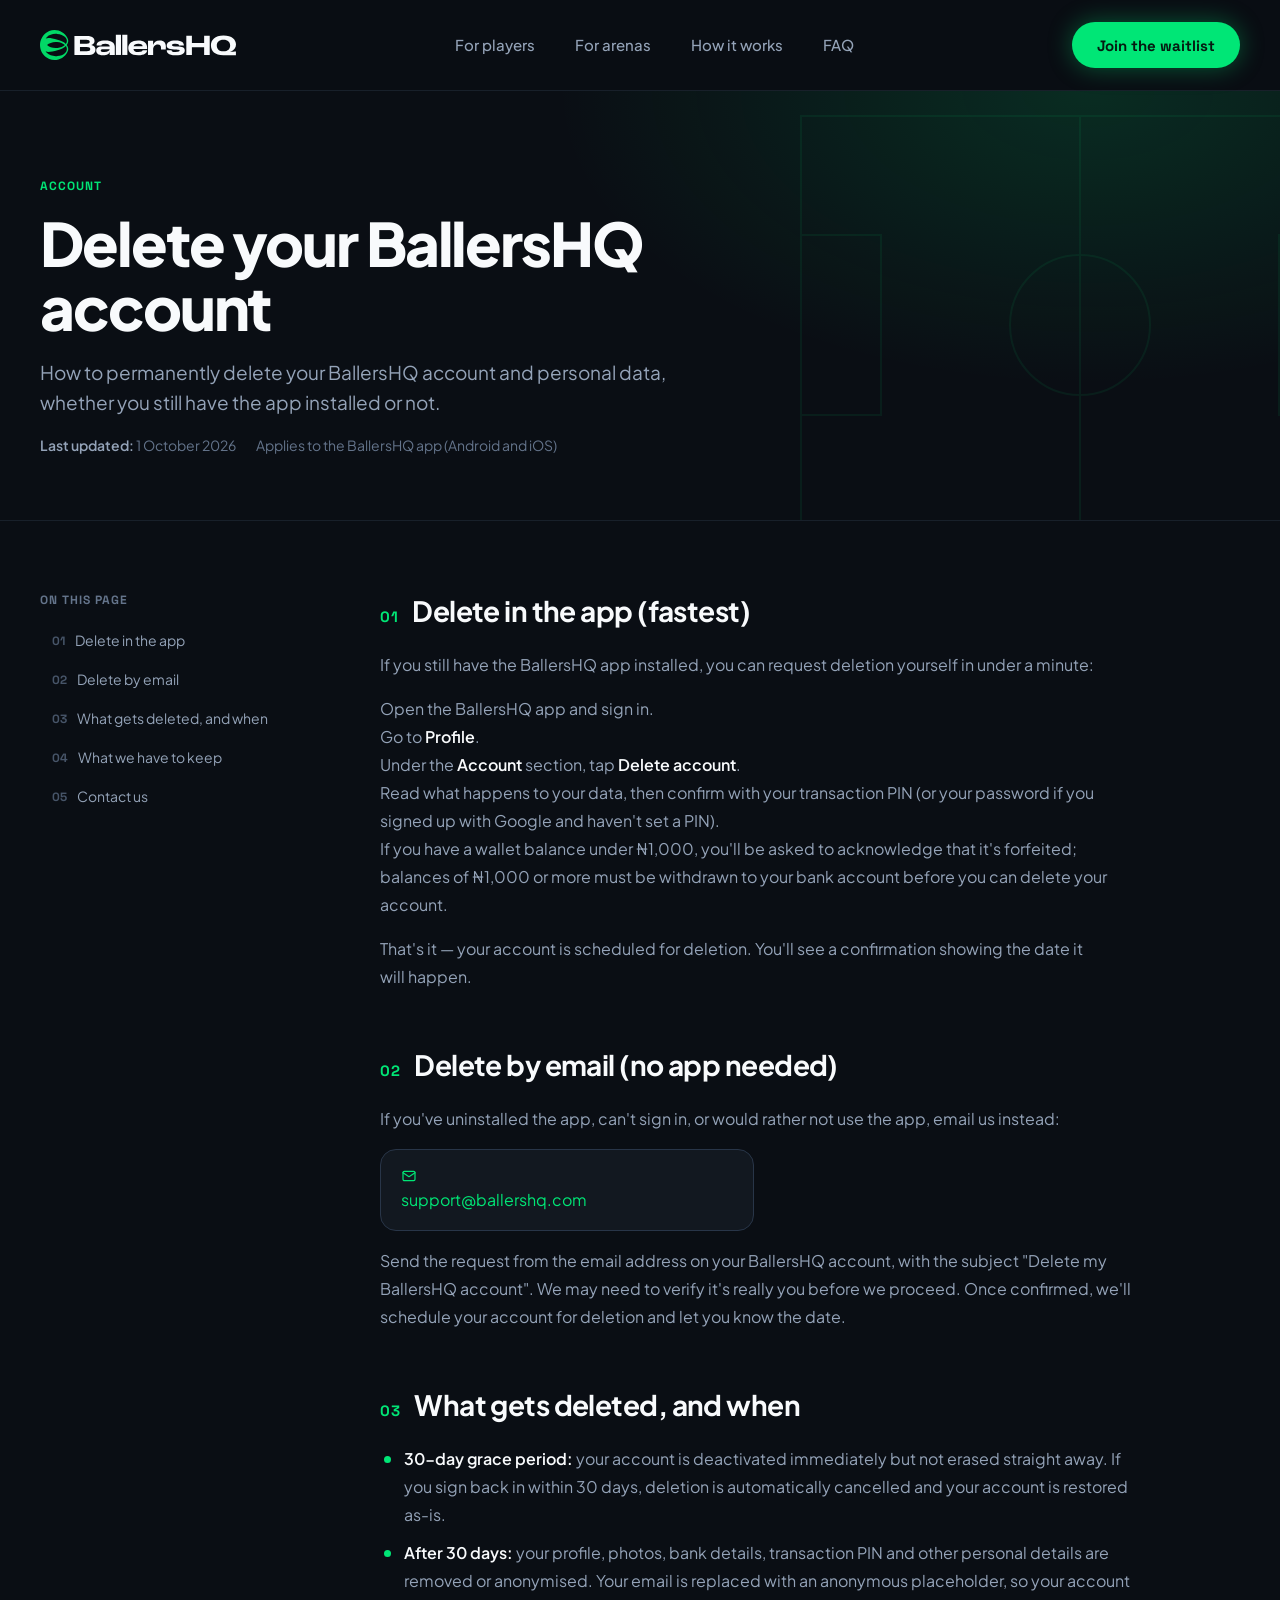
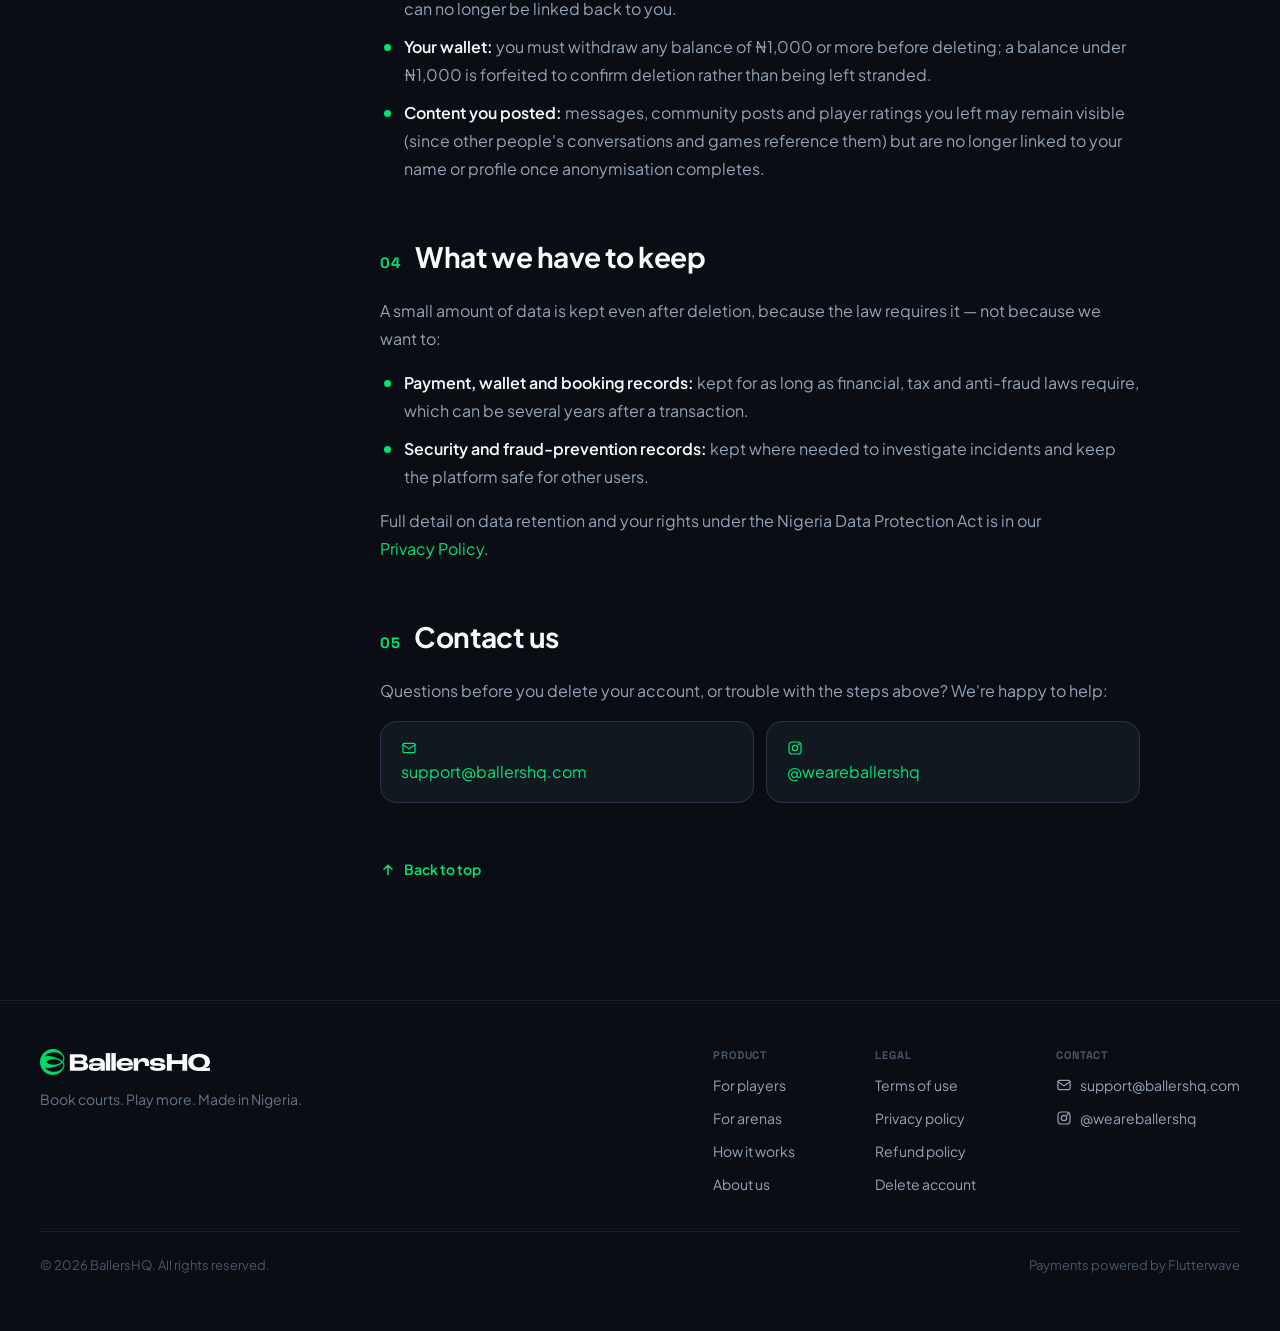
<file: delete-account.html>
<!doctype html>
<!-- LEGAL REVIEW NEEDED: drafted by the BallersHQ team from how the product works on 1 October 2026. Have a Nigerian lawyer review before relying on it. -->
<html lang="en">
<head>
  <meta charset="utf-8">
  <meta name="viewport" content="width=device-width, initial-scale=1">
  <title>Delete Your Account — BallersHQ</title>
  <meta name="description" content="How to permanently delete your BallersHQ account and personal data, in the app or by email.">
  <link rel="canonical" href="https://ballershq.com/delete-account.html">
  <meta name="theme-color" content="#0A0E14">
  <meta name="color-scheme" content="dark">
  <meta property="og:type" content="website">
  <meta property="og:site_name" content="BallersHQ">
  <meta property="og:url" content="https://ballershq.com/delete-account.html">
  <meta property="og:title" content="Delete Your Account — BallersHQ">
  <meta property="og:description" content="How to permanently delete your BallersHQ account and personal data, in the app or by email.">
  <meta property="og:image" content="https://ballershq.com/assets/img/og-image.png">
  <meta property="og:locale" content="en_NG">
  <meta name="twitter:card" content="summary_large_image">
  <link rel="icon" href="assets/img/favicon.svg" type="image/svg+xml">
  <link rel="preconnect" href="https://fonts.googleapis.com">
  <link rel="preconnect" href="https://fonts.gstatic.com" crossorigin>
  <link rel="stylesheet" href="https://fonts.googleapis.com/css2?family=Plus+Jakarta+Sans:wght@400;500;600;700;800&amp;family=Space+Grotesk:wght@500;600;700&amp;display=swap">
  <link rel="stylesheet" href="assets/css/styles.css">
  <link rel="stylesheet" href="assets/css/pages.css">
</head>
<body>
<a class="skip-link" href="#main">Skip to content</a>

<!-- Icon sprite -->
<svg width="0" height="0" class="sr-only" aria-hidden="true" focusable="false">
  <symbol id="i-arrow" viewBox="0 0 24 24"><path d="M5 12h14M13 6l6 6-6 6"/></symbol>
  <symbol id="i-check" viewBox="0 0 24 24"><path d="m6 12 4 4 8-9"/></symbol>
  <symbol id="i-mail" viewBox="0 0 24 24"><rect x="3" y="5" width="18" height="14" rx="2"/><path d="m3 7 9 6 9-6"/></symbol>
  <symbol id="i-insta" viewBox="0 0 24 24"><rect x="3" y="3" width="18" height="18" rx="5"/><circle cx="12" cy="12" r="4"/><circle cx="17.5" cy="6.5" r="0.8"/></symbol>
  <symbol id="i-menu" viewBox="0 0 24 24"><path d="M4 7h16M4 12h16M4 17h16"/></symbol>
  <symbol id="i-plus" viewBox="0 0 24 24"><path d="M12 5v14M5 12h14"/></symbol>
</svg>
<span id="top-of-page"></span>
<!-- ================= HEADER ================= -->
<header class="site-header">
  <nav class="container nav" aria-label="Main">
    <a class="nav__logo" href="index.html" aria-label="BallersHQ home"><img src="assets/img/logo.svg" alt="BallersHQ" width="196" height="30"></a>
    <ul class="nav__links">
      <li><a href="index.html#players">For players</a></li>
      <li><a href="index.html#arenas">For arenas</a></li>
      <li><a href="index.html#how-it-works">How it works</a></li>
      <li><a href="index.html#faq">FAQ</a></li>
    </ul>
    <div class="nav__actions">
      <a class="btn btn--primary nav__join-lg" href="index.html#waitlist">Join the waitlist</a>
      <a class="btn btn--primary nav__join-sm" href="index.html#waitlist">Join</a>
      <button class="nav__toggle" type="button" aria-expanded="false" aria-controls="mobile-menu" aria-label="Open menu">
        <svg class="ic ic--bold" width="24" height="24" aria-hidden="true"><use href="#i-menu"/></svg>
      </button>
    </div>
  </nav>
  <div class="mobile-menu" id="mobile-menu">
    <a href="index.html#players">For players</a>
    <a href="index.html#chip-in">Squad chip-in</a>
    <a href="index.html#claim">Claim your slot</a>
    <a href="index.html#arenas">For arenas</a>
    <a href="index.html#how-it-works">How it works</a>
    <a href="index.html#faq">FAQ</a>
  </div>
</header>

<main id="main">
  <section class="page-hero" aria-labelledby="page-title">
    <svg class="page-hero__lines" viewBox="0 0 560 420" fill="none" stroke="#00E676" stroke-width="2" aria-hidden="true"><rect x="1" y="1" width="558" height="418"/><path d="M280 1v418"/><circle cx="280" cy="210" r="70"/><rect x="1" y="120" width="80" height="180"/><rect x="479" y="120" width="80" height="180"/></svg>
    <div class="container page-hero__inner">
      <span class="caps eyebrow">Account</span>
      <h1 class="page-hero__title" id="page-title">Delete your BallersHQ account</h1>
      <p class="page-hero__lead">How to permanently delete your BallersHQ account and personal data, whether you still have the app installed or not.</p>
      <div class="page-hero__meta"><span><strong>Last updated:</strong> 1 October 2026</span><span>Applies to the BallersHQ app (Android and iOS)</span></div>
    </div>
  </section>

  <div class="container doc">
    <nav class="toc" aria-label="On this page">
      <span class="caps toc__title">On this page</span>
      <ol><li><a href="#delete-in-app">Delete in the app</a></li><li><a href="#delete-by-email">Delete by email</a></li><li><a href="#what-gets-deleted">What gets deleted, and when</a></li><li><a href="#what-we-keep">What we have to keep</a></li><li><a href="#contact-us">Contact us</a></li></ol>
    </nav>
    <div class="prose">
      <details class="toc-mobile">
        <summary>On this page<svg class="ic ic--bold" width="18" height="18" aria-hidden="true"><use href="#i-plus"/></svg></summary>
        <ol><li><a href="#delete-in-app">Delete in the app</a></li><li><a href="#delete-by-email">Delete by email</a></li><li><a href="#what-gets-deleted">What gets deleted, and when</a></li><li><a href="#what-we-keep">What we have to keep</a></li><li><a href="#contact-us">Contact us</a></li></ol>
      </details>

      <section id="delete-in-app" aria-labelledby="delete-in-app-h">
        <h2 id="delete-in-app-h"><span class="num">01</span>Delete in the app (fastest)</h2>
        <p>If you still have the BallersHQ app installed, you can request deletion yourself in under a minute:</p>
        <ol><li>Open the BallersHQ app and sign in.</li><li>Go to <strong>Profile</strong>.</li><li>Under the <strong>Account</strong> section, tap <strong>Delete account</strong>.</li><li>Read what happens to your data, then confirm with your transaction PIN (or your password if you signed up with Google and haven't set a PIN).</li><li>If you have a wallet balance under ₦1,000, you'll be asked to acknowledge that it's forfeited; balances of ₦1,000 or more must be withdrawn to your bank account before you can delete your account.</li></ol>
        <p>That's it — your account is scheduled for deletion. You'll see a confirmation showing the date it will happen.</p>
      </section>

      <section id="delete-by-email" aria-labelledby="delete-by-email-h">
        <h2 id="delete-by-email-h"><span class="num">02</span>Delete by email (no app needed)</h2>
        <p>If you've uninstalled the app, can't sign in, or would rather not use the app, email us instead:</p>
        <div class="contact-card">
          <a href="mailto:support@ballershq.com?subject=Delete%20my%20BallersHQ%20account"><svg class="ic" width="16" height="16" aria-hidden="true"><use href="#i-mail"/></svg>support@ballershq.com</a>
        </div>
        <p>Send the request from the email address on your BallersHQ account, with the subject "Delete my BallersHQ account". We may need to verify it's really you before we proceed. Once confirmed, we'll schedule your account for deletion and let you know the date.</p>
      </section>

      <section id="what-gets-deleted" aria-labelledby="what-gets-deleted-h">
        <h2 id="what-gets-deleted-h"><span class="num">03</span>What gets deleted, and when</h2>
        <ul>
          <li><strong>30-day grace period:</strong> your account is deactivated immediately but not erased straight away. If you sign back in within 30 days, deletion is automatically cancelled and your account is restored as-is.</li>
          <li><strong>After 30 days:</strong> your profile, photos, bank details, transaction PIN and other personal details are removed or anonymised. Your email is replaced with an anonymous placeholder, so your account can no longer be linked back to you.</li>
          <li><strong>Your wallet:</strong> you must withdraw any balance of ₦1,000 or more before deleting; a balance under ₦1,000 is forfeited to confirm deletion rather than being left stranded.</li>
          <li><strong>Content you posted:</strong> messages, community posts and player ratings you left may remain visible (since other people's conversations and games reference them) but are no longer linked to your name or profile once anonymisation completes.</li>
        </ul>
      </section>

      <section id="what-we-keep" aria-labelledby="what-we-keep-h">
        <h2 id="what-we-keep-h"><span class="num">04</span>What we have to keep</h2>
        <p>A small amount of data is kept even after deletion, because the law requires it — not because we want to:</p>
        <ul>
          <li><strong>Payment, wallet and booking records:</strong> kept for as long as financial, tax and anti-fraud laws require, which can be several years after a transaction.</li>
          <li><strong>Security and fraud-prevention records:</strong> kept where needed to investigate incidents and keep the platform safe for other users.</li>
        </ul>
        <p>Full detail on data retention and your rights under the Nigeria Data Protection Act is in our <a href="privacy.html#how-long-we-keep-it">Privacy Policy</a>.</p>
      </section>

      <section id="contact-us" aria-labelledby="contact-us-h">
        <h2 id="contact-us-h"><span class="num">05</span>Contact us</h2>
        <p>Questions before you delete your account, or trouble with the steps above? We're happy to help:</p>
        <div class="contact-card">
          <a href="mailto:support@ballershq.com"><svg class="ic" width="16" height="16" aria-hidden="true"><use href="#i-mail"/></svg>support@ballershq.com</a>
          <a href="https://www.instagram.com/weareballershq" rel="noopener"><svg class="ic" width="16" height="16" aria-hidden="true"><use href="#i-insta"/></svg>@weareballershq</a>
        </div>
      </section>

      <a class="back-to-top" href="#top-of-page"><svg class="ic ic--bold" width="16" height="16" aria-hidden="true"><use href="#i-arrow"/></svg>Back to top</a>
    </div>
  </div>
</main>

<footer class="site-footer">
  <div class="container">
    <div class="footer__top">
      <div class="footer__brand stack gap-14">
        <img src="assets/img/logo.svg" alt="BallersHQ" width="170" height="26">
        <span class="t-14 c-3">Book courts. Play more. Made in Nigeria.</span>
      </div>
      <div class="footer__cols">
        <nav class="footer__col footer__col--product" aria-label="Product">
          <span class="caps">Product</span>
          <a href="index.html#players">For players</a><a href="index.html#arenas">For arenas</a><a href="index.html#how-it-works">How it works</a><a href="about-us.html">About us</a>
        </nav>
        <nav class="footer__col" aria-label="Legal">
          <span class="caps">Legal</span>
          <a href="terms-and-conditions.html">Terms of use</a><a href="privacy.html">Privacy policy</a><a href="refund-policy.html">Refund policy</a><a href="delete-account.html">Delete account</a>
        </nav>
        <div class="footer__col">
          <span class="caps">Contact</span>
          <a href="mailto:support@ballershq.com"><svg class="ic" width="16" height="16" aria-hidden="true"><use href="#i-mail"/></svg>support@ballershq.com</a>
          <a href="https://www.instagram.com/weareballershq" rel="noopener"><svg class="ic" width="16" height="16" aria-hidden="true"><use href="#i-insta"/></svg>@weareballershq</a>
        </div>
      </div>
    </div>
    <div class="footer__bottom">
      <span>© <span class="js-year">2026</span> BallersHQ. All rights reserved.</span>
      <span>Payments powered by Flutterwave</span>
    </div>
  </div>
</footer>

<script src="assets/js/config.js"></script>
<script src="assets/js/main.js"></script>
</body>
</html>
</file>
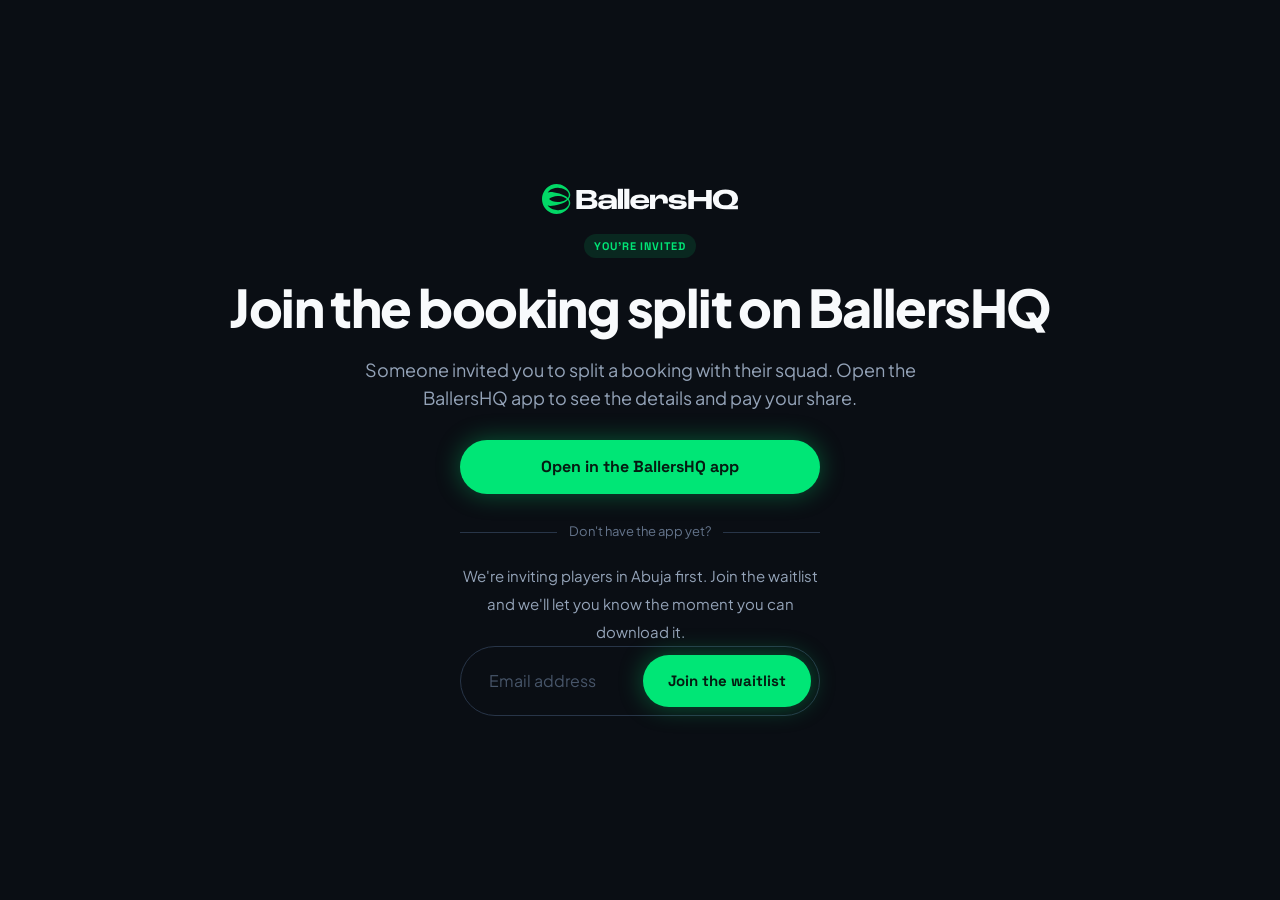
<file: fund-invite.html>
<!doctype html>
<html lang="en">
<head>
  <meta charset="utf-8">
  <meta name="viewport" content="width=device-width, initial-scale=1">
  <title>You're invited to split a booking — BallersHQ</title>
  <meta name="robots" content="noindex">
  <meta name="theme-color" content="#0A0E14">
  <link rel="icon" href="/assets/img/favicon.svg" type="image/svg+xml">
  <link rel="preconnect" href="https://fonts.googleapis.com">
  <link rel="preconnect" href="https://fonts.gstatic.com" crossorigin>
  <link rel="stylesheet" href="https://fonts.googleapis.com/css2?family=Plus+Jakarta+Sans:wght@400;500;600;700;800&amp;family=Space+Grotesk:wght@500;600;700&amp;display=swap">
  <link rel="stylesheet" href="/assets/css/styles.css">
  <style>
    /* Fallback page for a /fund/:token Universal/App Link when the app isn't installed --
       Android/iOS intercept this URL before it ever reaches the browser once the app is
       installed (see apple-app-site-association / assetlinks.json), so this only ever
       renders for people who don't have BallersHQ yet, or on desktop. */
    .invite { min-height: 100vh; display: flex; flex-direction: column; align-items: center; justify-content: center; gap: 20px; text-align: center; padding: 40px var(--gutter); }
    .invite__actions { display: flex; flex-direction: column; gap: 12px; width: 100%; max-width: 360px; margin-top: 8px; }
    .invite__divider { display: flex; align-items: center; gap: 12px; width: 100%; max-width: 360px; color: var(--text-3); font-size: 13px; margin-top: 8px; }
    .invite__divider::before, .invite__divider::after { content: ""; flex: 1; height: 1px; background: var(--border); }
    .invite .cta-form { width: 100%; max-width: 360px; }
  </style>
</head>
<body>
  <main class="invite">
    <a href="/" aria-label="BallersHQ home"><img src="/assets/img/logo.svg" alt="BallersHQ" width="196" height="30"></a>
    <span class="badge badge--green">You're invited</span>
    <h1 class="h2">Join the booking split on BallersHQ</h1>
    <p class="lead max-560">Someone invited you to split a booking with their squad. Open the BallersHQ app to see the details and pay your share.</p>

    <div class="invite__actions">
      <a class="btn btn--primary btn--md js-open-app" href="#">Open in the BallersHQ app</a>
    </div>

    <div class="invite__divider">Don't have the app yet?</div>

    <form class="cta-form js-waitlist" novalidate data-form="fund-invite">
      <input type="hidden" name="userType" value="BALLER">
      <p class="lead max-560" style="font-size:15px;">We're inviting players in Abuja first. Join the waitlist and we'll let you know the moment you can download it.</p>
      <div class="inline-form">
        <label class="sr-only" for="invite-email">Email address</label>
        <input class="input" id="invite-email" name="email" type="email" inputmode="email" autocomplete="email" placeholder="Email address" required>
        <button class="btn btn--primary" type="submit"><span class="js-label">Join the waitlist</span></button>
      </div>
      <p class="form-status" role="status" aria-live="polite"></p>
    </form>
  </main>

  <script>
    // The token is whatever nginx's rewrite left in the address bar (e.g. /fund/abc123) --
    // this page is served as a static file for any /fund/* path, so the URL itself still
    // carries the real token even though the file on disk is fund-invite.html.
    (function () {
      var match = window.location.pathname.match(/^\/fund\/([^/]+)/);
      var token = match ? match[1] : '';
      var link = document.querySelector('.js-open-app');
      if (link) link.href = 'com.ballershq://app/fund/' + encodeURIComponent(token);
    })();
  </script>
  <script src="assets/js/config.js"></script>
  <script src="assets/js/main.js"></script>
</body>
</html>
</file>
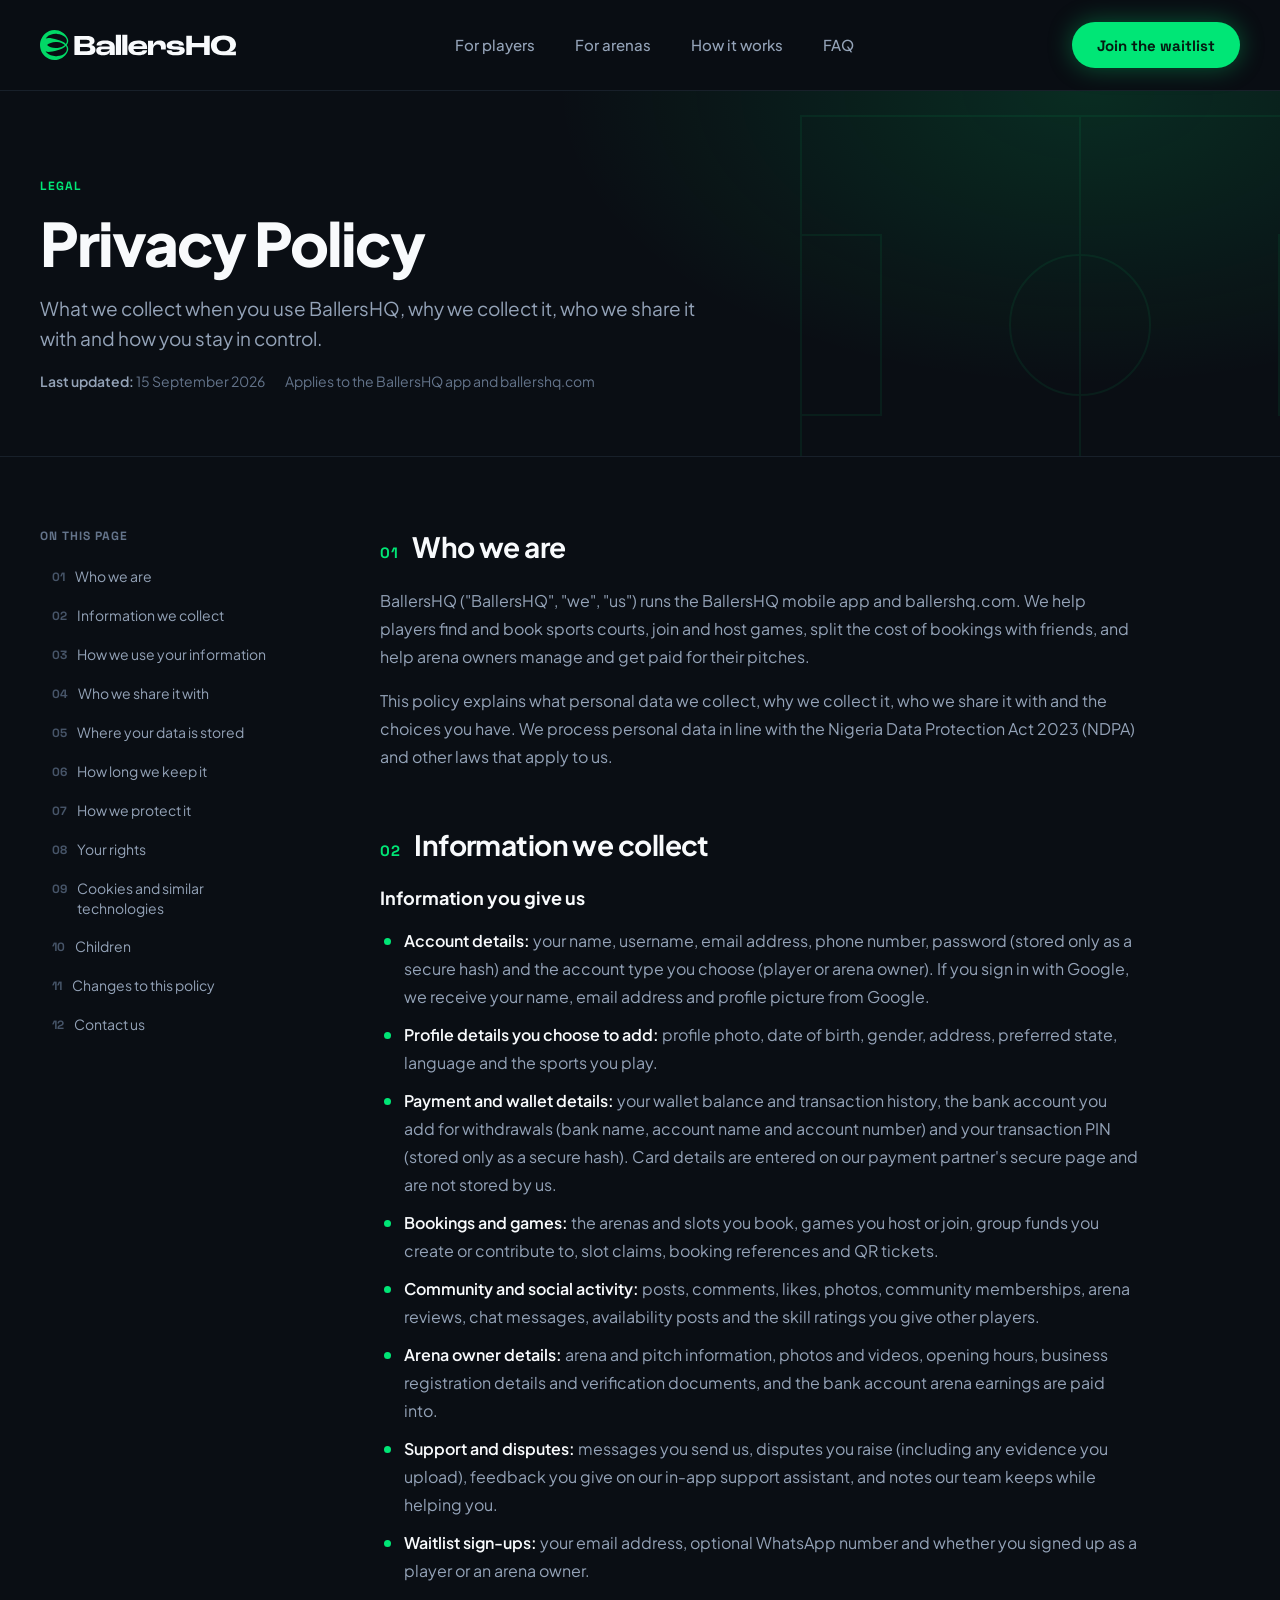
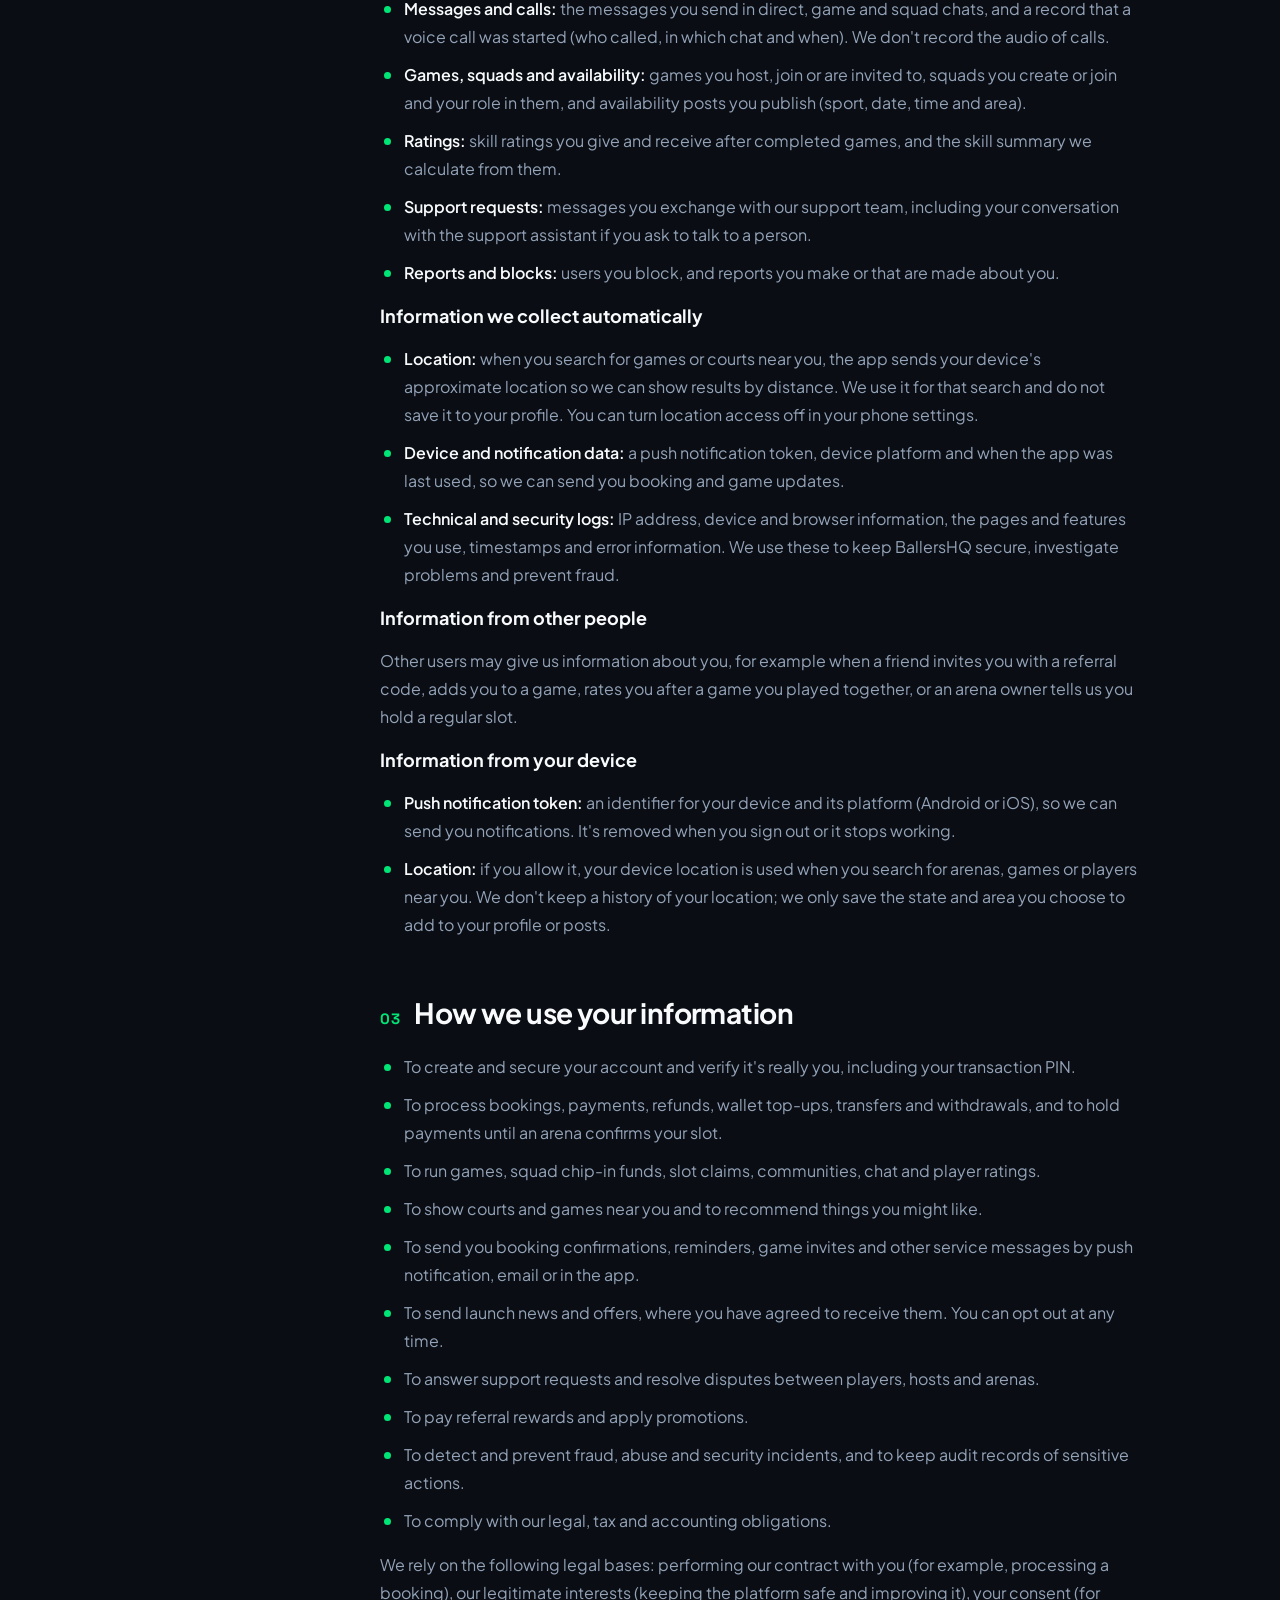
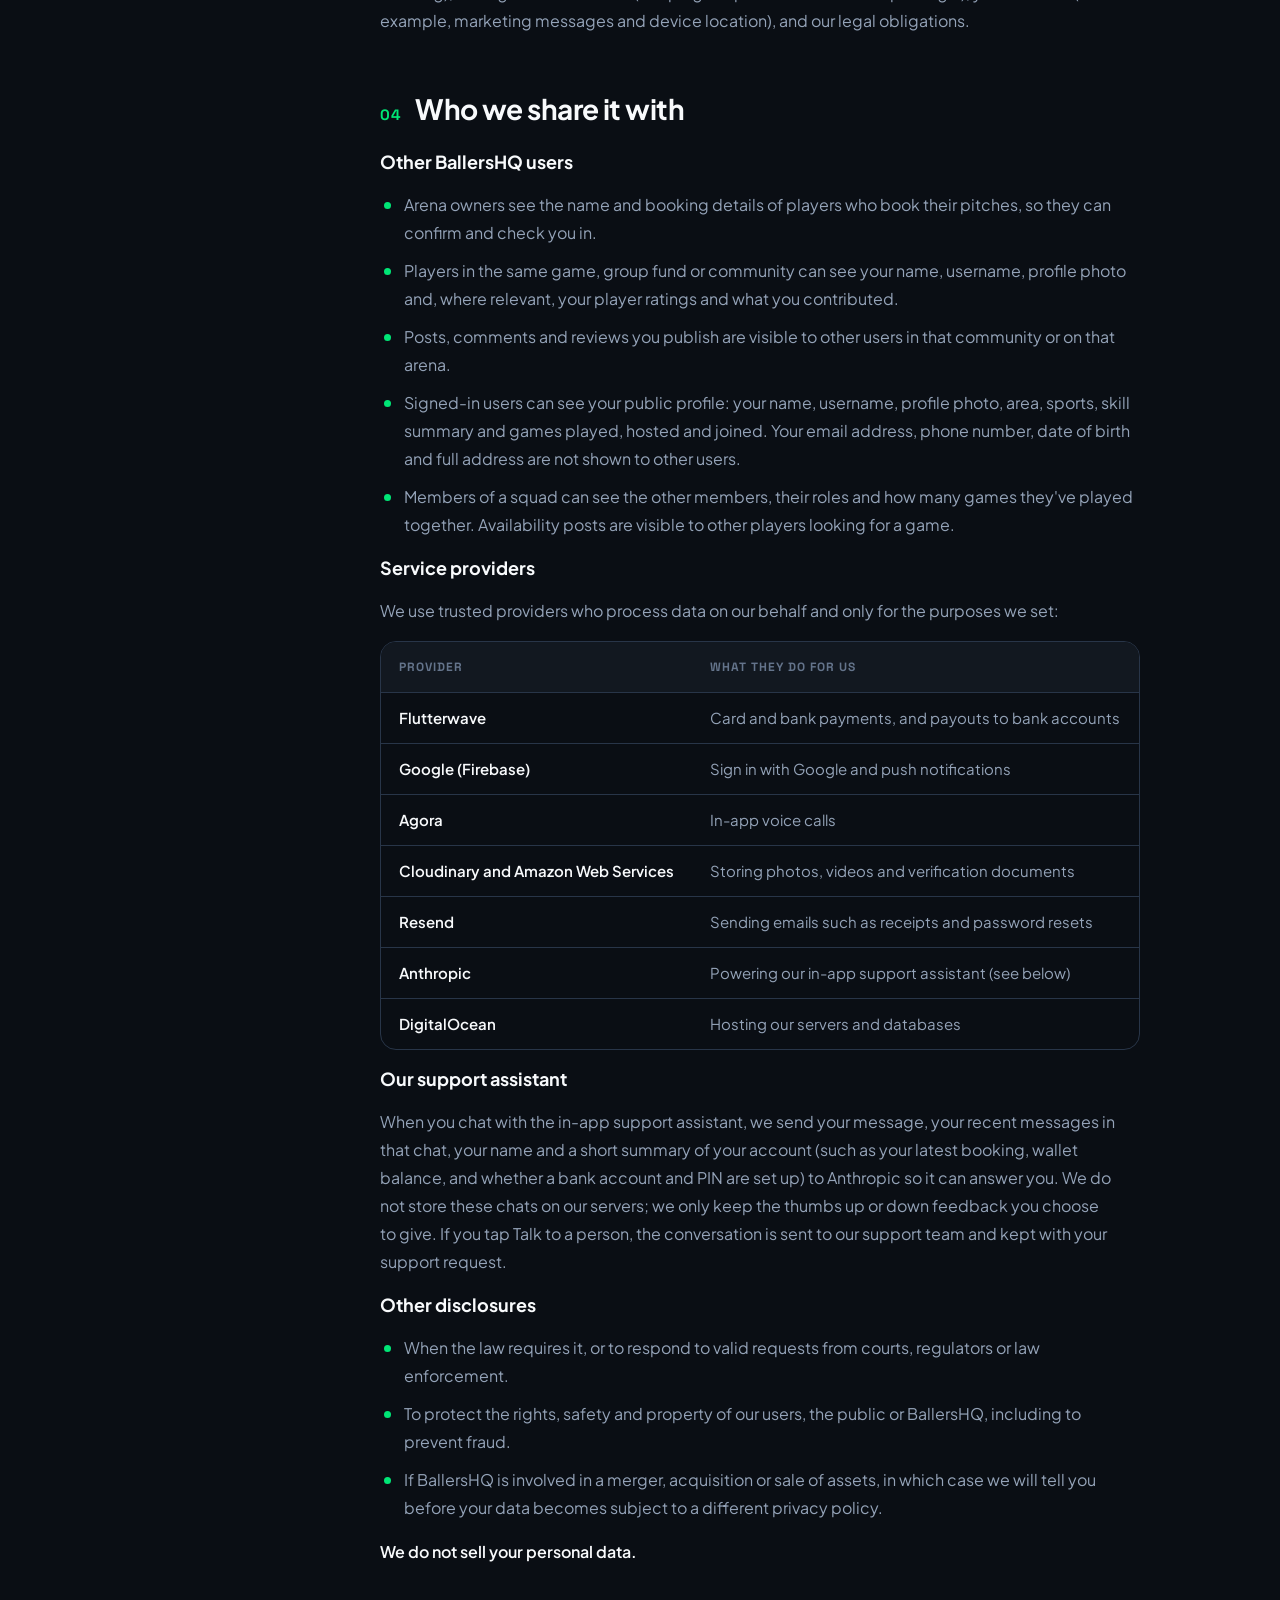
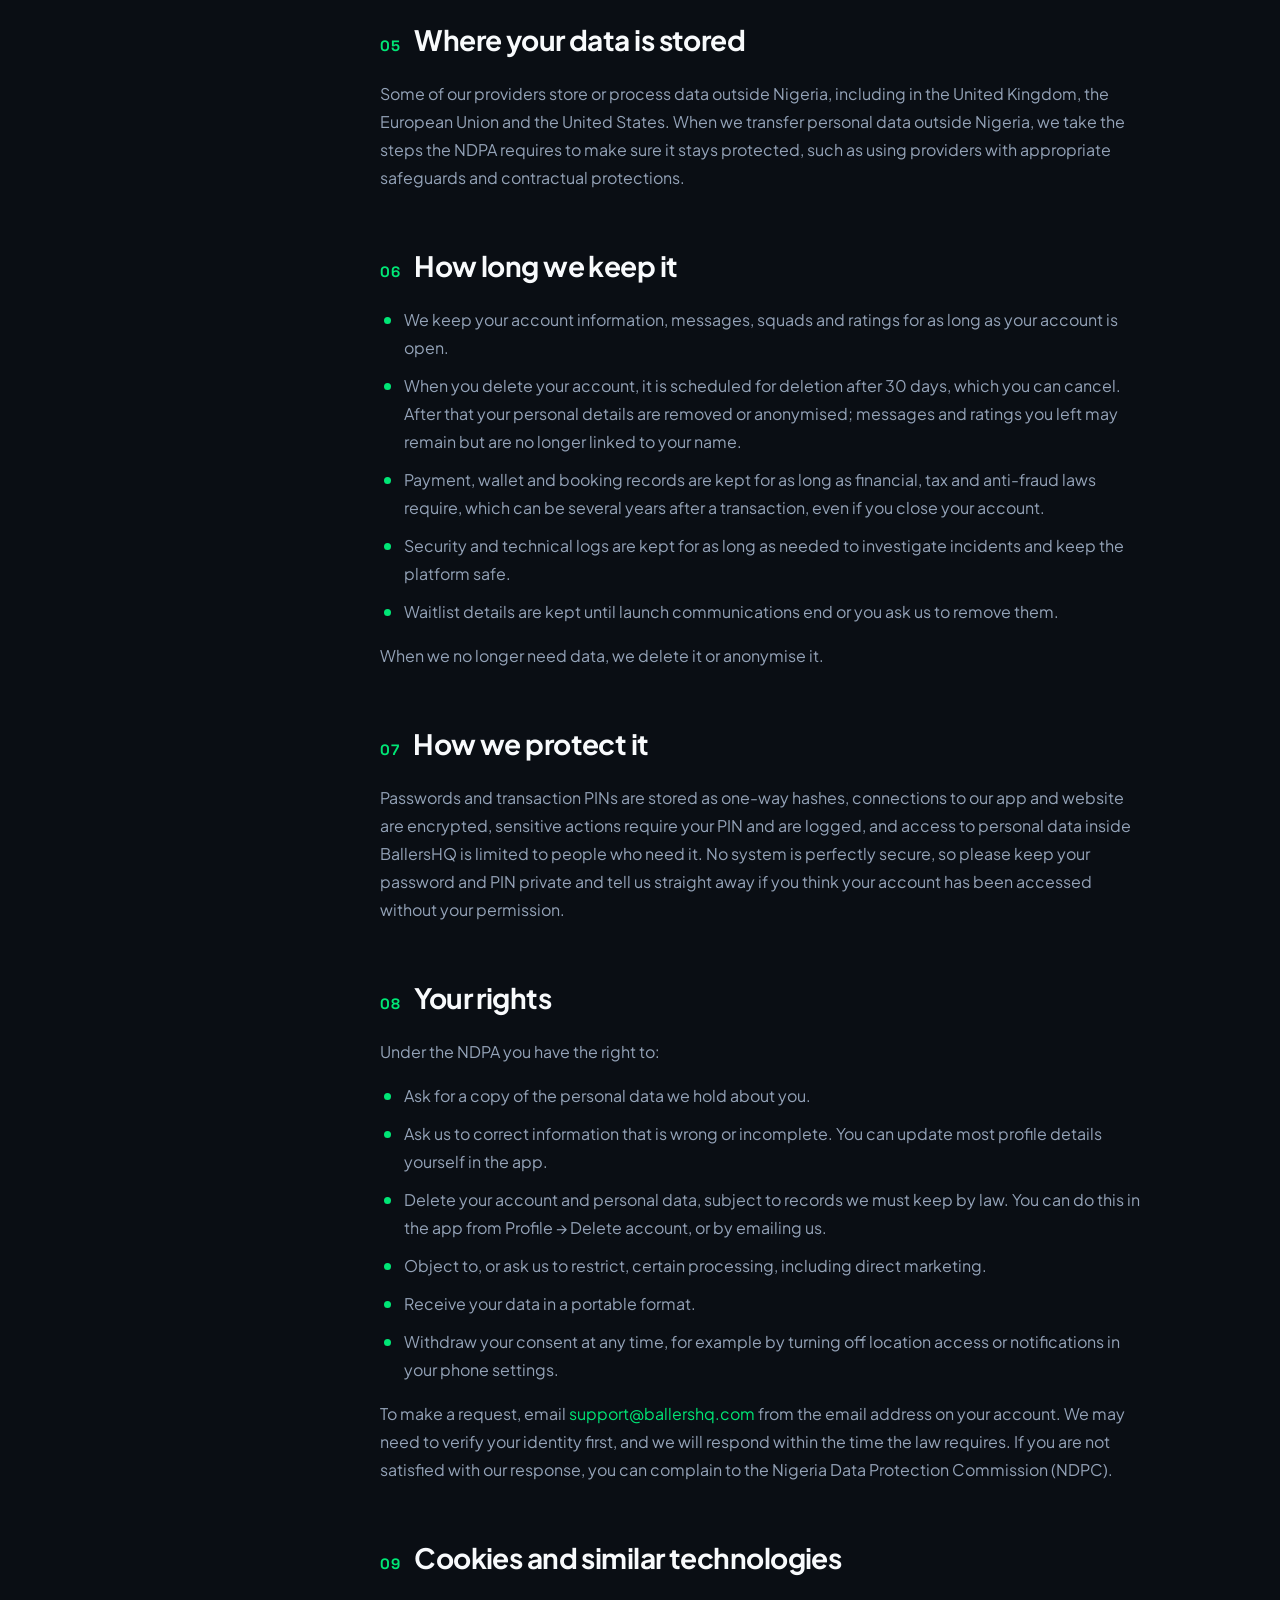
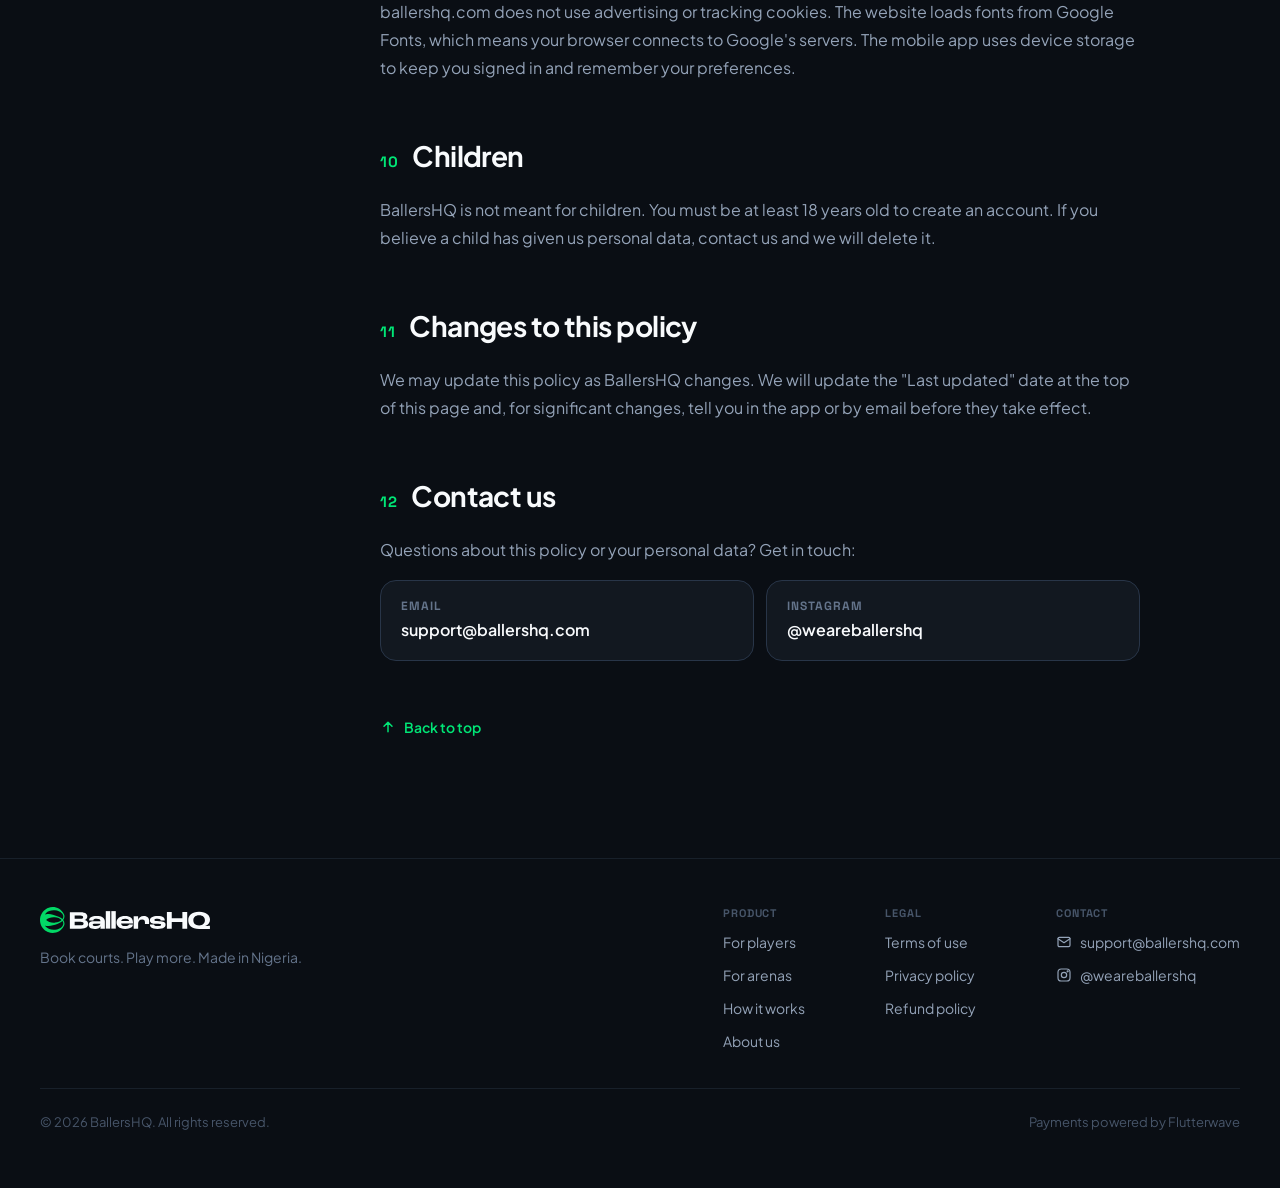
<file: privacy.html>
<!doctype html>
<!-- LEGAL REVIEW NEEDED: drafted by the BallersHQ team from how the product works on 15 September 2026. Have a Nigerian lawyer review before relying on it. -->
<html lang="en">
<head>
  <meta charset="utf-8">
  <meta name="viewport" content="width=device-width, initial-scale=1">
  <title>Privacy Policy — BallersHQ</title>
  <meta name="description" content="How BallersHQ collects, uses and protects your personal data, and the choices you have.">
  <link rel="canonical" href="https://ballershq.com/privacy.html">
  <meta name="theme-color" content="#0A0E14">
  <meta name="color-scheme" content="dark">
  <meta property="og:type" content="website">
  <meta property="og:site_name" content="BallersHQ">
  <meta property="og:url" content="https://ballershq.com/privacy.html">
  <meta property="og:title" content="Privacy Policy — BallersHQ">
  <meta property="og:description" content="How BallersHQ collects, uses and protects your personal data, and the choices you have.">
  <meta property="og:image" content="https://ballershq.com/assets/img/og-image.png">
  <meta property="og:locale" content="en_NG">
  <meta name="twitter:card" content="summary_large_image">
  <link rel="icon" href="assets/img/favicon.svg" type="image/svg+xml">
  <link rel="preconnect" href="https://fonts.googleapis.com">
  <link rel="preconnect" href="https://fonts.gstatic.com" crossorigin>
  <link rel="stylesheet" href="https://fonts.googleapis.com/css2?family=Plus+Jakarta+Sans:wght@400;500;600;700;800&amp;family=Space+Grotesk:wght@500;600;700&amp;display=swap">
  <link rel="stylesheet" href="assets/css/styles.css">
  <link rel="stylesheet" href="assets/css/pages.css">
</head>
<body>
<a class="skip-link" href="#main">Skip to content</a>

<!-- Icon sprite -->
<svg width="0" height="0" class="sr-only" aria-hidden="true" focusable="false">
  <symbol id="i-arrow" viewBox="0 0 24 24"><path d="M5 12h14M13 6l6 6-6 6"/></symbol>
  <symbol id="i-check" viewBox="0 0 24 24"><path d="m6 12 4 4 8-9"/></symbol>
  <symbol id="i-check-circle" viewBox="0 0 24 24"><circle cx="12" cy="12" r="9"/><path d="m8 12 3 3 5-6"/></symbol>
  <symbol id="i-shield" viewBox="0 0 24 24"><path d="M12 3 5 6v6c0 4.5 3 7.5 7 9 4-1.5 7-4.5 7-9V6z"/><path d="m9 12 2 2 4-4"/></symbol>
  <symbol id="i-share" viewBox="0 0 24 24"><circle cx="18" cy="5" r="2.5"/><circle cx="6" cy="12" r="2.5"/><circle cx="18" cy="19" r="2.5"/><path d="m8.2 10.8 7.6-4.4M8.2 13.2l7.6 4.4"/></symbol>
  <symbol id="i-chat" viewBox="0 0 24 24"><path d="M4 5h16v11H9l-5 4z"/><path d="M8 9h8M8 12h5"/></symbol>
  <symbol id="i-cash" viewBox="0 0 24 24"><rect x="3" y="7" width="18" height="10" rx="2"/><circle cx="12" cy="12" r="2.5"/></symbol>
  <symbol id="i-cal-x" viewBox="0 0 24 24"><rect x="4" y="5" width="16" height="15" rx="2"/><path d="M4 10h16M9 3v4M15 3v4M10 13l4 4M14 13l-4 4"/></symbol>
  <symbol id="i-cal" viewBox="0 0 24 24"><rect x="4" y="5" width="16" height="15" rx="2"/><path d="M4 10h16M9 3v4M15 3v4"/></symbol>
  <symbol id="i-cal-plus" viewBox="0 0 24 24"><rect x="4" y="5" width="16" height="15" rx="2"/><path d="M4 10h16M9 3v4M15 3v4M12 13v4M10 15h4"/></symbol>
  <symbol id="i-search" viewBox="0 0 24 24"><circle cx="11" cy="11" r="7"/><path d="m20 20-3.5-3.5"/></symbol>
  <symbol id="i-card" viewBox="0 0 24 24"><rect x="3" y="5" width="18" height="14" rx="2"/><path d="M3 10h18M7 15h4"/></symbol>
  <symbol id="i-scan" viewBox="0 0 24 24"><path d="M4 8V5a1 1 0 0 1 1-1h3M16 4h3a1 1 0 0 1 1 1v3M20 16v3a1 1 0 0 1-1 1h-3M8 20H5a1 1 0 0 1-1-1v-3M4 12h16"/></symbol>
  <symbol id="i-users" viewBox="0 0 24 24"><circle cx="9" cy="8" r="3.5"/><path d="M2.5 20a6.5 6.5 0 0 1 13 0"/><path d="M16 4.5a3.5 3.5 0 0 1 0 7M18 14a6 6 0 0 1 3.5 6"/></symbol>
  <symbol id="i-pin" viewBox="0 0 24 24"><path d="M12 21s-7-6.2-7-11a7 7 0 0 1 14 0c0 4.8-7 11-7 11z"/><circle cx="12" cy="10" r="2.5"/></symbol>
  <symbol id="i-star" viewBox="0 0 24 24"><path d="m12 3 2.7 5.5 6 .9-4.35 4.2 1 6L12 16.8 6.65 19.6l1-6L3.3 9.4l6-.9z"/></symbol>
  <symbol id="i-wallet" viewBox="0 0 24 24"><path d="M4 7h15a1 1 0 0 1 1 1v11a1 1 0 0 1-1 1H5a1 1 0 0 1-1-1V6a2 2 0 0 1 2-2h11"/><circle cx="16" cy="13.5" r="1.2"/></symbol>
  <symbol id="i-globe" viewBox="0 0 24 24"><circle cx="12" cy="12" r="9"/><path d="M3 12h18M12 3c2.5 2.6 3.8 5.6 3.8 9s-1.3 6.4-3.8 9c-2.5-2.6-3.8-5.6-3.8-9S9.5 5.6 12 3z"/></symbol>
  <symbol id="i-bank" viewBox="0 0 24 24"><path d="M3 10h18L12 4zM5 10v8M9.5 10v8M14.5 10v8M19 10v8M3 20h18"/></symbol>
  <symbol id="i-tag" viewBox="0 0 24 24"><path d="M3 12V4h8l10 10-8 8z"/><circle cx="7.5" cy="8.5" r="1.5"/></symbol>
  <symbol id="i-refund" viewBox="0 0 24 24"><path d="M4 12a8 8 0 0 1 14-5.3L20 9M20 4v5h-5M20 12a8 8 0 0 1-14 5.3L4 15M4 20v-5h5"/></symbol>
  <symbol id="i-lock" viewBox="0 0 24 24"><rect x="5" y="11" width="14" height="9" rx="2"/><path d="M8 11V8a4 4 0 0 1 8 0v3"/></symbol>
  <symbol id="i-plus" viewBox="0 0 24 24"><path d="M12 5v14M5 12h14"/></symbol>
  <symbol id="i-minus" viewBox="0 0 24 24"><path d="M5 12h14"/></symbol>
  <symbol id="i-menu" viewBox="0 0 24 24"><path d="M4 7h16M4 12h16M4 17h16"/></symbol>
  <symbol id="i-close" viewBox="0 0 24 24"><path d="M6 6l12 12M18 6 6 18"/></symbol>
  <symbol id="i-mail" viewBox="0 0 24 24"><rect x="3" y="5" width="18" height="14" rx="2"/><path d="m3 7 9 6 9-6"/></symbol>
  <symbol id="i-insta" viewBox="0 0 24 24"><rect x="3" y="3" width="18" height="18" rx="5"/><circle cx="12" cy="12" r="4"/><circle cx="17.5" cy="6.5" r="0.8"/></symbol>
</svg>
<span id="top-of-page"></span>
<!-- ================= HEADER ================= -->
<header class="site-header">
  <nav class="container nav" aria-label="Main">
    <a class="nav__logo" href="index.html" aria-label="BallersHQ home"><img src="assets/img/logo.svg" alt="BallersHQ" width="196" height="30"></a>
    <ul class="nav__links">
      <li><a href="index.html#players">For players</a></li>
      <li><a href="index.html#arenas">For arenas</a></li>
      <li><a href="index.html#how-it-works">How it works</a></li>
      <li><a href="index.html#faq">FAQ</a></li>
    </ul>
    <div class="nav__actions">
      <a class="btn btn--primary nav__join-lg" href="index.html#waitlist">Join the waitlist</a>
      <a class="btn btn--primary nav__join-sm" href="index.html#waitlist">Join</a>
      <button class="nav__toggle" type="button" aria-expanded="false" aria-controls="mobile-menu" aria-label="Open menu">
        <svg class="ic ic--bold" width="24" height="24" aria-hidden="true"><use href="#i-menu"/></svg>
      </button>
    </div>
  </nav>
  <div class="mobile-menu" id="mobile-menu">
    <a href="index.html#players">For players</a>
    <a href="index.html#chip-in">Squad chip-in</a>
    <a href="index.html#claim">Claim your slot</a>
    <a href="index.html#arenas">For arenas</a>
    <a href="index.html#how-it-works">How it works</a>
    <a href="index.html#faq">FAQ</a>
  </div>
</header>

<main id="main">
  <section class="page-hero" aria-labelledby="page-title">
    <svg class="page-hero__lines" viewBox="0 0 560 420" fill="none" stroke="#00E676" stroke-width="2" aria-hidden="true"><rect x="1" y="1" width="558" height="418"/><path d="M280 1v418"/><circle cx="280" cy="210" r="70"/><rect x="1" y="120" width="80" height="180"/><rect x="479" y="120" width="80" height="180"/></svg>
    <div class="container page-hero__inner">
      <span class="caps eyebrow">Legal</span>
      <h1 class="page-hero__title" id="page-title">Privacy Policy</h1>
      <p class="page-hero__lead">What we collect when you use BallersHQ, why we collect it, who we share it with and how you stay in control.</p>
      <div class="page-hero__meta"><span><strong>Last updated:</strong> 15 September 2026</span><span>Applies to the BallersHQ app and ballershq.com</span></div>
    </div>
  </section>

  <div class="container doc">
    <nav class="toc" aria-label="On this page">
      <span class="caps toc__title">On this page</span>
      <ol><li><a href="#who-we-are">Who we are</a></li><li><a href="#information-we-collect">Information we collect</a></li><li><a href="#how-we-use-your-information">How we use your information</a></li><li><a href="#who-we-share-it-with">Who we share it with</a></li><li><a href="#where-your-data-is-stored">Where your data is stored</a></li><li><a href="#how-long-we-keep-it">How long we keep it</a></li><li><a href="#how-we-protect-it">How we protect it</a></li><li><a href="#your-rights">Your rights</a></li><li><a href="#cookies-and-similar-technologies">Cookies and similar technologies</a></li><li><a href="#children">Children</a></li><li><a href="#changes-to-this-policy">Changes to this policy</a></li><li><a href="#contact-us">Contact us</a></li></ol>
    </nav>
    <div class="prose">
      <details class="toc-mobile">
        <summary>On this page<svg class="ic ic--bold" width="18" height="18" aria-hidden="true"><use href="#i-plus"/></svg></summary>
        <ol><li><a href="#who-we-are">Who we are</a></li><li><a href="#information-we-collect">Information we collect</a></li><li><a href="#how-we-use-your-information">How we use your information</a></li><li><a href="#who-we-share-it-with">Who we share it with</a></li><li><a href="#where-your-data-is-stored">Where your data is stored</a></li><li><a href="#how-long-we-keep-it">How long we keep it</a></li><li><a href="#how-we-protect-it">How we protect it</a></li><li><a href="#your-rights">Your rights</a></li><li><a href="#cookies-and-similar-technologies">Cookies and similar technologies</a></li><li><a href="#children">Children</a></li><li><a href="#changes-to-this-policy">Changes to this policy</a></li><li><a href="#contact-us">Contact us</a></li></ol>
      </details>
      
      <section id="who-we-are" aria-labelledby="who-we-are-h">
        <h2 id="who-we-are-h"><span class="num">01</span>Who we are</h2>
        <p>BallersHQ ("BallersHQ", "we", "us") runs the BallersHQ mobile app and ballershq.com. We help players find and book sports courts, join and host games, split the cost of bookings with friends, and help arena owners manage and get paid for their pitches.</p><p>This policy explains what personal data we collect, why we collect it, who we share it with and the choices you have. We process personal data in line with the Nigeria Data Protection Act 2023 (NDPA) and other laws that apply to us.</p>
      </section>
      <section id="information-we-collect" aria-labelledby="information-we-collect-h">
        <h2 id="information-we-collect-h"><span class="num">02</span>Information we collect</h2>
        <h3>Information you give us</h3><ul><li><strong>Account details:</strong> your name, username, email address, phone number, password (stored only as a secure hash) and the account type you choose (player or arena owner). If you sign in with Google, we receive your name, email address and profile picture from Google.</li><li><strong>Profile details you choose to add:</strong> profile photo, date of birth, gender, address, preferred state, language and the sports you play.</li><li><strong>Payment and wallet details:</strong> your wallet balance and transaction history, the bank account you add for withdrawals (bank name, account name and account number) and your transaction PIN (stored only as a secure hash). Card details are entered on our payment partner's secure page and are not stored by us.</li><li><strong>Bookings and games:</strong> the arenas and slots you book, games you host or join, group funds you create or contribute to, slot claims, booking references and QR tickets.</li><li><strong>Community and social activity:</strong> posts, comments, likes, photos, community memberships, arena reviews, chat messages, availability posts and the skill ratings you give other players.</li><li><strong>Arena owner details:</strong> arena and pitch information, photos and videos, opening hours, business registration details and verification documents, and the bank account arena earnings are paid into.</li><li><strong>Support and disputes:</strong> messages you send us, disputes you raise (including any evidence you upload), feedback you give on our in-app support assistant, and notes our team keeps while helping you.</li><li><strong>Waitlist sign-ups:</strong> your email address, optional WhatsApp number and whether you signed up as a player or an arena owner.</li><li><strong>Messages and calls:</strong> the messages you send in direct, game and squad chats, and a record that a voice call was started (who called, in which chat and when). We don't record the audio of calls.</li><li><strong>Games, squads and availability:</strong> games you host, join or are invited to, squads you create or join and your role in them, and availability posts you publish (sport, date, time and area).</li><li><strong>Ratings:</strong> skill ratings you give and receive after completed games, and the skill summary we calculate from them.</li><li><strong>Support requests:</strong> messages you exchange with our support team, including your conversation with the support assistant if you ask to talk to a person.</li><li><strong>Reports and blocks:</strong> users you block, and reports you make or that are made about you.</li></ul><h3>Information we collect automatically</h3><ul><li><strong>Location:</strong> when you search for games or courts near you, the app sends your device's approximate location so we can show results by distance. We use it for that search and do not save it to your profile. You can turn location access off in your phone settings.</li><li><strong>Device and notification data:</strong> a push notification token, device platform and when the app was last used, so we can send you booking and game updates.</li><li><strong>Technical and security logs:</strong> IP address, device and browser information, the pages and features you use, timestamps and error information. We use these to keep BallersHQ secure, investigate problems and prevent fraud.</li></ul><h3>Information from other people</h3><p>Other users may give us information about you, for example when a friend invites you with a referral code, adds you to a game, rates you after a game you played together, or an arena owner tells us you hold a regular slot.</p>
<h3>Information from your device</h3><ul><li><strong>Push notification token:</strong> an identifier for your device and its platform (Android or iOS), so we can send you notifications. It's removed when you sign out or it stops working.</li><li><strong>Location:</strong> if you allow it, your device location is used when you search for arenas, games or players near you. We don't keep a history of your location; we only save the state and area you choose to add to your profile or posts.</li></ul>
</section>
      <section id="how-we-use-your-information" aria-labelledby="how-we-use-your-information-h">
        <h2 id="how-we-use-your-information-h"><span class="num">03</span>How we use your information</h2>
        <ul><li>To create and secure your account and verify it's really you, including your transaction PIN.</li><li>To process bookings, payments, refunds, wallet top-ups, transfers and withdrawals, and to hold payments until an arena confirms your slot.</li><li>To run games, squad chip-in funds, slot claims, communities, chat and player ratings.</li><li>To show courts and games near you and to recommend things you might like.</li><li>To send you booking confirmations, reminders, game invites and other service messages by push notification, email or in the app.</li><li>To send launch news and offers, where you have agreed to receive them. You can opt out at any time.</li><li>To answer support requests and resolve disputes between players, hosts and arenas.</li><li>To pay referral rewards and apply promotions.</li><li>To detect and prevent fraud, abuse and security incidents, and to keep audit records of sensitive actions.</li><li>To comply with our legal, tax and accounting obligations.</li></ul><p>We rely on the following legal bases: performing our contract with you (for example, processing a booking), our legitimate interests (keeping the platform safe and improving it), your consent (for example, marketing messages and device location), and our legal obligations.</p>
      </section>
      <section id="who-we-share-it-with" aria-labelledby="who-we-share-it-with-h">
        <h2 id="who-we-share-it-with-h"><span class="num">04</span>Who we share it with</h2>
        <h3>Other BallersHQ users</h3><ul><li>Arena owners see the name and booking details of players who book their pitches, so they can confirm and check you in.</li><li>Players in the same game, group fund or community can see your name, username, profile photo and, where relevant, your player ratings and what you contributed.</li><li>Posts, comments and reviews you publish are visible to other users in that community or on that arena.</li><li>Signed-in users can see your public profile: your name, username, profile photo, area, sports, skill summary and games played, hosted and joined. Your email address, phone number, date of birth and full address are not shown to other users.</li><li>Members of a squad can see the other members, their roles and how many games they've played together. Availability posts are visible to other players looking for a game.</li></ul><h3>Service providers</h3><p>We use trusted providers who process data on our behalf and only for the purposes we set:</p><div class="table-wrap"><table class="data-table">
          <thead><tr><th>Provider</th><th>What they do for us</th></tr></thead>
          <tbody>
            <tr><td><strong>Flutterwave</strong></td><td>Card and bank payments, and payouts to bank accounts</td></tr>
            <tr><td><strong>Google (Firebase)</strong></td><td>Sign in with Google and push notifications</td></tr>
            <tr><td><strong>Agora</strong></td><td>In-app voice calls</td></tr>
            <tr><td><strong>Cloudinary and Amazon Web Services</strong></td><td>Storing photos, videos and verification documents</td></tr>
            <tr><td><strong>Resend</strong></td><td>Sending emails such as receipts and password resets</td></tr>
            <tr><td><strong>Anthropic</strong></td><td>Powering our in-app support assistant (see below)</td></tr>
            <tr><td><strong>DigitalOcean</strong></td><td>Hosting our servers and databases</td></tr>
          </tbody>
        </table></div><h3>Our support assistant</h3><p>When you chat with the in-app support assistant, we send your message, your recent messages in that chat, your name and a short summary of your account (such as your latest booking, wallet balance, and whether a bank account and PIN are set up) to Anthropic so it can answer you. We do not store these chats on our servers; we only keep the thumbs up or down feedback you choose to give. If you tap Talk to a person, the conversation is sent to our support team and kept with your support request.</p><h3>Other disclosures</h3><ul><li>When the law requires it, or to respond to valid requests from courts, regulators or law enforcement.</li><li>To protect the rights, safety and property of our users, the public or BallersHQ, including to prevent fraud.</li><li>If BallersHQ is involved in a merger, acquisition or sale of assets, in which case we will tell you before your data becomes subject to a different privacy policy.</li></ul><p><strong>We do not sell your personal data.</strong></p>
      </section>
      <section id="where-your-data-is-stored" aria-labelledby="where-your-data-is-stored-h">
        <h2 id="where-your-data-is-stored-h"><span class="num">05</span>Where your data is stored</h2>
        <p>Some of our providers store or process data outside Nigeria, including in the United Kingdom, the European Union and the United States. When we transfer personal data outside Nigeria, we take the steps the NDPA requires to make sure it stays protected, such as using providers with appropriate safeguards and contractual protections.</p>
      </section>
      <section id="how-long-we-keep-it" aria-labelledby="how-long-we-keep-it-h">
        <h2 id="how-long-we-keep-it-h"><span class="num">06</span>How long we keep it</h2>
        <ul><li>We keep your account information, messages, squads and ratings for as long as your account is open.</li><li>When you delete your account, it is scheduled for deletion after 30 days, which you can cancel. After that your personal details are removed or anonymised; messages and ratings you left may remain but are no longer linked to your name.</li><li>Payment, wallet and booking records are kept for as long as financial, tax and anti-fraud laws require, which can be several years after a transaction, even if you close your account.</li><li>Security and technical logs are kept for as long as needed to investigate incidents and keep the platform safe.</li><li>Waitlist details are kept until launch communications end or you ask us to remove them.</li></ul><p>When we no longer need data, we delete it or anonymise it.</p>
      </section>
      <section id="how-we-protect-it" aria-labelledby="how-we-protect-it-h">
        <h2 id="how-we-protect-it-h"><span class="num">07</span>How we protect it</h2>
        <p>Passwords and transaction PINs are stored as one-way hashes, connections to our app and website are encrypted, sensitive actions require your PIN and are logged, and access to personal data inside BallersHQ is limited to people who need it. No system is perfectly secure, so please keep your password and PIN private and tell us straight away if you think your account has been accessed without your permission.</p>
      </section>
      <section id="your-rights" aria-labelledby="your-rights-h">
        <h2 id="your-rights-h"><span class="num">08</span>Your rights</h2>
        <p>Under the NDPA you have the right to:</p><ul><li>Ask for a copy of the personal data we hold about you.</li><li>Ask us to correct information that is wrong or incomplete. You can update most profile details yourself in the app.</li><li>Delete your account and personal data, subject to records we must keep by law. You can do this in the app from Profile → Delete account, or by emailing us.</li><li>Object to, or ask us to restrict, certain processing, including direct marketing.</li><li>Receive your data in a portable format.</li><li>Withdraw your consent at any time, for example by turning off location access or notifications in your phone settings.</li></ul><p>To make a request, email <a href="mailto:support@ballershq.com">support@ballershq.com</a> from the email address on your account. We may need to verify your identity first, and we will respond within the time the law requires. If you are not satisfied with our response, you can complain to the Nigeria Data Protection Commission (NDPC).</p>
      </section>
      <section id="cookies-and-similar-technologies" aria-labelledby="cookies-and-similar-technologies-h">
        <h2 id="cookies-and-similar-technologies-h"><span class="num">09</span>Cookies and similar technologies</h2>
        <p>ballershq.com does not use advertising or tracking cookies. The website loads fonts from Google Fonts, which means your browser connects to Google's servers. The mobile app uses device storage to keep you signed in and remember your preferences.</p>
      </section>
      <section id="children" aria-labelledby="children-h">
        <h2 id="children-h"><span class="num">10</span>Children</h2>
        <p>BallersHQ is not meant for children. You must be at least 18 years old to create an account. If you believe a child has given us personal data, contact us and we will delete it.</p>
      </section>
      <section id="changes-to-this-policy" aria-labelledby="changes-to-this-policy-h">
        <h2 id="changes-to-this-policy-h"><span class="num">11</span>Changes to this policy</h2>
        <p>We may update this policy as BallersHQ changes. We will update the "Last updated" date at the top of this page and, for significant changes, tell you in the app or by email before they take effect.</p>
      </section>
      <section id="contact-us" aria-labelledby="contact-us-h">
        <h2 id="contact-us-h"><span class="num">12</span>Contact us</h2>
        <p>Questions about this policy or your personal data? Get in touch:</p><div class="contact-card">
          <a href="mailto:support@ballershq.com"><span class="caps">Email</span><span>support@ballershq.com</span></a>
          <a href="https://www.instagram.com/weareballershq" rel="noopener"><span class="caps">Instagram</span><span>@weareballershq</span></a>
        </div>
      </section>
      <a class="back-to-top" href="#top-of-page"><svg class="ic ic--bold" width="16" height="16" aria-hidden="true"><use href="#i-arrow"/></svg>Back to top</a>
    </div>
  </div>
</main>

<footer class="site-footer">
  <div class="container">
    <div class="footer__top">
      <div class="footer__brand stack gap-14">
        <img src="assets/img/logo.svg" alt="BallersHQ" width="170" height="26">
        <span class="t-14 c-3">Book courts. Play more. Made in Nigeria.</span>
      </div>
      <div class="footer__cols">
        <nav class="footer__col footer__col--product" aria-label="Product">
          <span class="caps">Product</span>
          <a href="index.html#players">For players</a><a href="index.html#arenas">For arenas</a><a href="index.html#how-it-works">How it works</a><a href="about-us.html">About us</a>
        </nav>
        <nav class="footer__col" aria-label="Legal">
          <span class="caps">Legal</span>
          <a href="terms-and-conditions.html">Terms of use</a><a href="privacy.html">Privacy policy</a><a href="refund-policy.html">Refund policy</a>
        </nav>
        <div class="footer__col">
          <span class="caps">Contact</span>
          <a href="mailto:support@ballershq.com"><svg class="ic" width="16" height="16" aria-hidden="true"><use href="#i-mail"/></svg>support@ballershq.com</a>
          <a href="https://www.instagram.com/weareballershq" rel="noopener"><svg class="ic" width="16" height="16" aria-hidden="true"><use href="#i-insta"/></svg>@weareballershq</a>
          <!-- WhatsApp support number: add here when available -->
        </div>
      </div>
    </div>
    <div class="footer__bottom">
      <span>© <span class="js-year">2026</span> BallersHQ. All rights reserved.</span>
      <span>Payments powered by Flutterwave</span>
    </div>
  </div>
</footer>

<script src="assets/js/config.js"></script>
<script src="assets/js/main.js"></script>
</body>
</html>
</file>
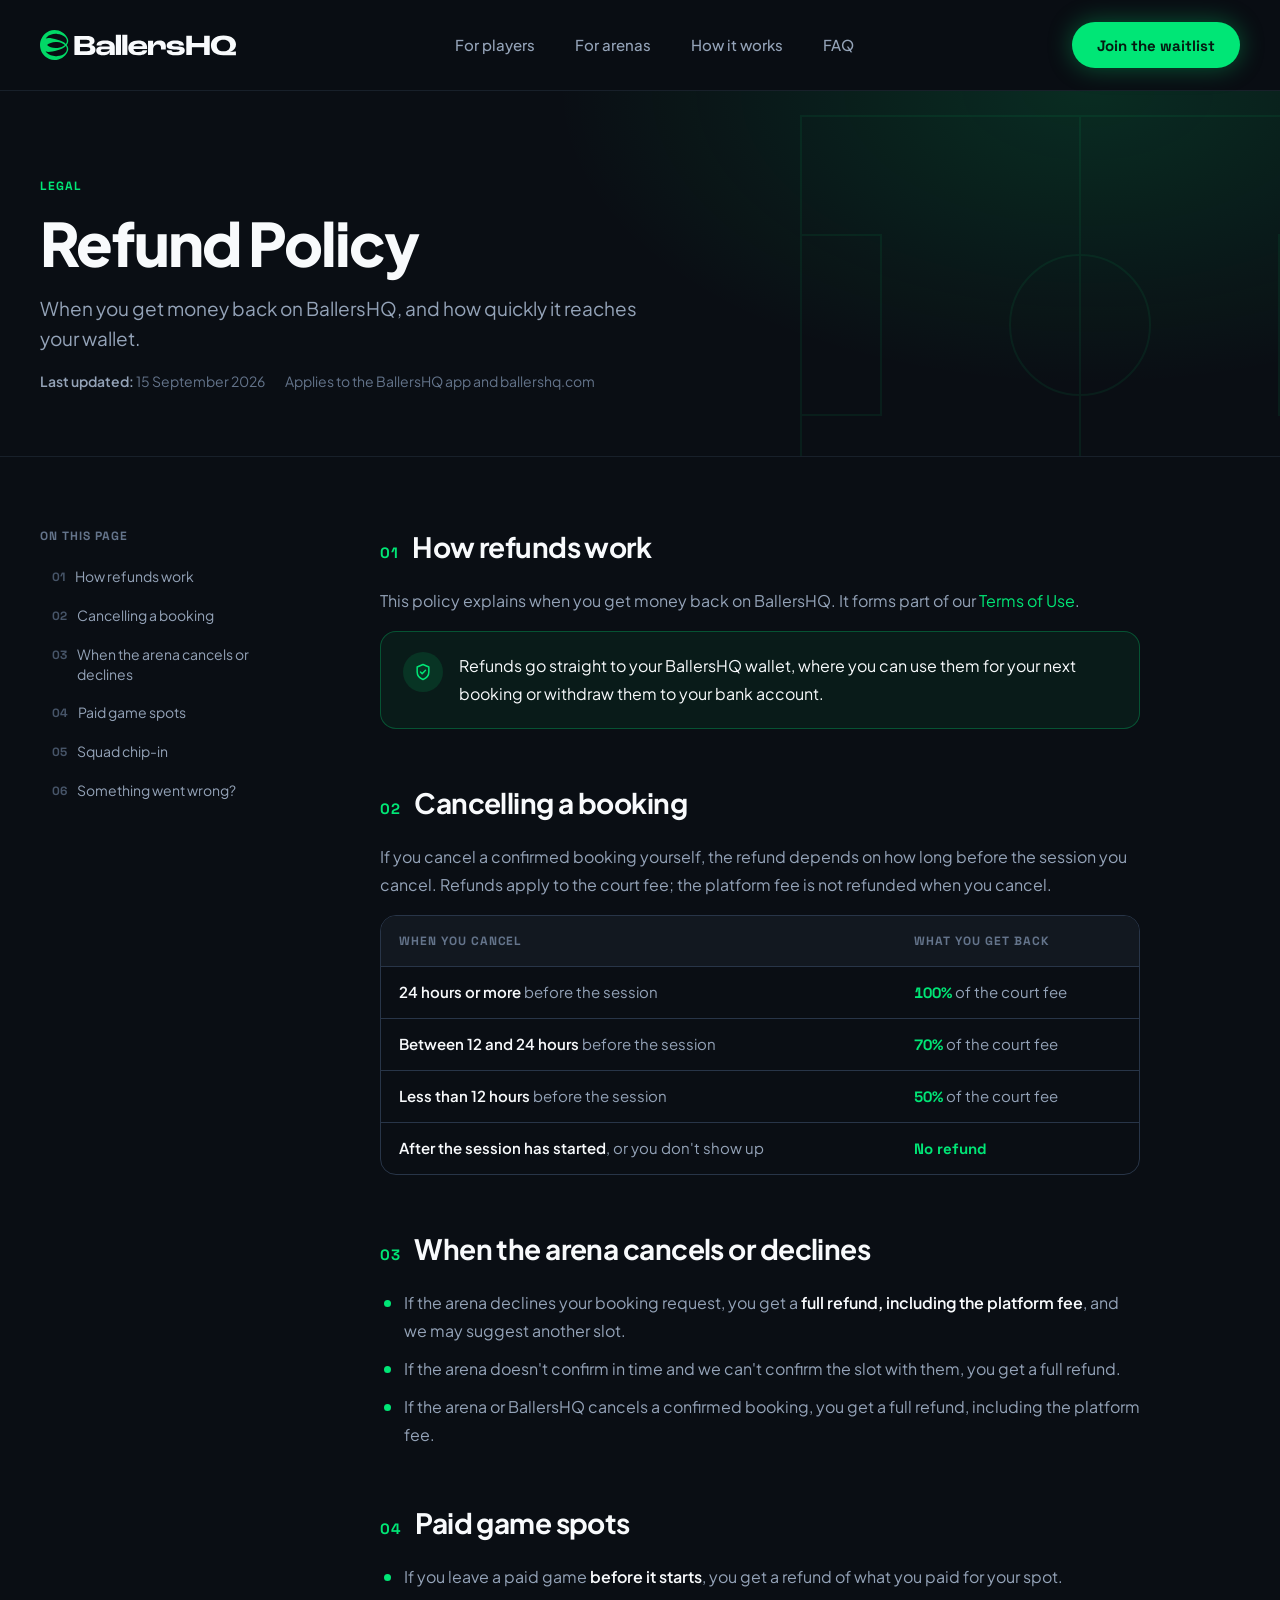
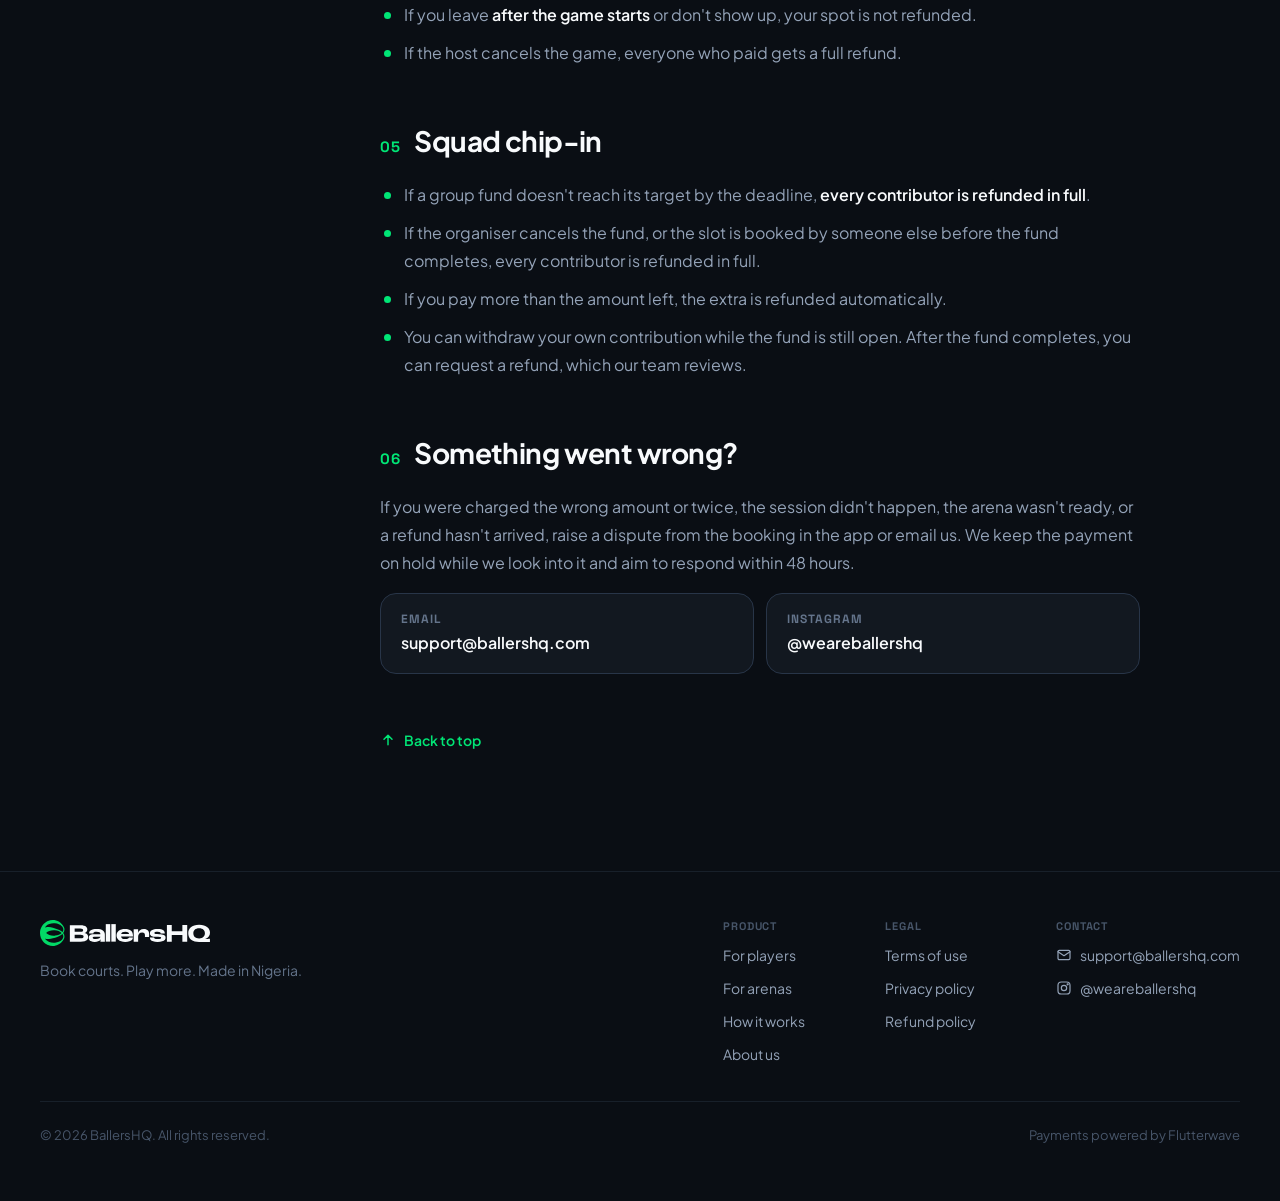
<file: refund-policy.html>
<!doctype html>
<!-- LEGAL REVIEW NEEDED: drafted by the BallersHQ team from how the product works on 15 September 2026. Have a Nigerian lawyer review before relying on it. -->
<html lang="en">
<head>
  <meta charset="utf-8">
  <meta name="viewport" content="width=device-width, initial-scale=1">
  <title>Refund Policy — BallersHQ</title>
  <meta name="description" content="When you get money back on BallersHQ: cancellations, arena declines, paid game spots and squad chip-in.">
  <link rel="canonical" href="https://ballershq.com/refund-policy.html">
  <meta name="theme-color" content="#0A0E14">
  <meta name="color-scheme" content="dark">
  <meta property="og:type" content="website">
  <meta property="og:site_name" content="BallersHQ">
  <meta property="og:url" content="https://ballershq.com/refund-policy.html">
  <meta property="og:title" content="Refund Policy — BallersHQ">
  <meta property="og:description" content="When you get money back on BallersHQ: cancellations, arena declines, paid game spots and squad chip-in.">
  <meta property="og:image" content="https://ballershq.com/assets/img/og-image.png">
  <meta property="og:locale" content="en_NG">
  <meta name="twitter:card" content="summary_large_image">
  <link rel="icon" href="assets/img/favicon.svg" type="image/svg+xml">
  <link rel="preconnect" href="https://fonts.googleapis.com">
  <link rel="preconnect" href="https://fonts.gstatic.com" crossorigin>
  <link rel="stylesheet" href="https://fonts.googleapis.com/css2?family=Plus+Jakarta+Sans:wght@400;500;600;700;800&amp;family=Space+Grotesk:wght@500;600;700&amp;display=swap">
  <link rel="stylesheet" href="assets/css/styles.css">
  <link rel="stylesheet" href="assets/css/pages.css">
</head>
<body>
<a class="skip-link" href="#main">Skip to content</a>

<!-- Icon sprite -->
<svg width="0" height="0" class="sr-only" aria-hidden="true" focusable="false">
  <symbol id="i-arrow" viewBox="0 0 24 24"><path d="M5 12h14M13 6l6 6-6 6"/></symbol>
  <symbol id="i-check" viewBox="0 0 24 24"><path d="m6 12 4 4 8-9"/></symbol>
  <symbol id="i-check-circle" viewBox="0 0 24 24"><circle cx="12" cy="12" r="9"/><path d="m8 12 3 3 5-6"/></symbol>
  <symbol id="i-shield" viewBox="0 0 24 24"><path d="M12 3 5 6v6c0 4.5 3 7.5 7 9 4-1.5 7-4.5 7-9V6z"/><path d="m9 12 2 2 4-4"/></symbol>
  <symbol id="i-share" viewBox="0 0 24 24"><circle cx="18" cy="5" r="2.5"/><circle cx="6" cy="12" r="2.5"/><circle cx="18" cy="19" r="2.5"/><path d="m8.2 10.8 7.6-4.4M8.2 13.2l7.6 4.4"/></symbol>
  <symbol id="i-chat" viewBox="0 0 24 24"><path d="M4 5h16v11H9l-5 4z"/><path d="M8 9h8M8 12h5"/></symbol>
  <symbol id="i-cash" viewBox="0 0 24 24"><rect x="3" y="7" width="18" height="10" rx="2"/><circle cx="12" cy="12" r="2.5"/></symbol>
  <symbol id="i-cal-x" viewBox="0 0 24 24"><rect x="4" y="5" width="16" height="15" rx="2"/><path d="M4 10h16M9 3v4M15 3v4M10 13l4 4M14 13l-4 4"/></symbol>
  <symbol id="i-cal" viewBox="0 0 24 24"><rect x="4" y="5" width="16" height="15" rx="2"/><path d="M4 10h16M9 3v4M15 3v4"/></symbol>
  <symbol id="i-cal-plus" viewBox="0 0 24 24"><rect x="4" y="5" width="16" height="15" rx="2"/><path d="M4 10h16M9 3v4M15 3v4M12 13v4M10 15h4"/></symbol>
  <symbol id="i-search" viewBox="0 0 24 24"><circle cx="11" cy="11" r="7"/><path d="m20 20-3.5-3.5"/></symbol>
  <symbol id="i-card" viewBox="0 0 24 24"><rect x="3" y="5" width="18" height="14" rx="2"/><path d="M3 10h18M7 15h4"/></symbol>
  <symbol id="i-scan" viewBox="0 0 24 24"><path d="M4 8V5a1 1 0 0 1 1-1h3M16 4h3a1 1 0 0 1 1 1v3M20 16v3a1 1 0 0 1-1 1h-3M8 20H5a1 1 0 0 1-1-1v-3M4 12h16"/></symbol>
  <symbol id="i-users" viewBox="0 0 24 24"><circle cx="9" cy="8" r="3.5"/><path d="M2.5 20a6.5 6.5 0 0 1 13 0"/><path d="M16 4.5a3.5 3.5 0 0 1 0 7M18 14a6 6 0 0 1 3.5 6"/></symbol>
  <symbol id="i-pin" viewBox="0 0 24 24"><path d="M12 21s-7-6.2-7-11a7 7 0 0 1 14 0c0 4.8-7 11-7 11z"/><circle cx="12" cy="10" r="2.5"/></symbol>
  <symbol id="i-star" viewBox="0 0 24 24"><path d="m12 3 2.7 5.5 6 .9-4.35 4.2 1 6L12 16.8 6.65 19.6l1-6L3.3 9.4l6-.9z"/></symbol>
  <symbol id="i-wallet" viewBox="0 0 24 24"><path d="M4 7h15a1 1 0 0 1 1 1v11a1 1 0 0 1-1 1H5a1 1 0 0 1-1-1V6a2 2 0 0 1 2-2h11"/><circle cx="16" cy="13.5" r="1.2"/></symbol>
  <symbol id="i-globe" viewBox="0 0 24 24"><circle cx="12" cy="12" r="9"/><path d="M3 12h18M12 3c2.5 2.6 3.8 5.6 3.8 9s-1.3 6.4-3.8 9c-2.5-2.6-3.8-5.6-3.8-9S9.5 5.6 12 3z"/></symbol>
  <symbol id="i-bank" viewBox="0 0 24 24"><path d="M3 10h18L12 4zM5 10v8M9.5 10v8M14.5 10v8M19 10v8M3 20h18"/></symbol>
  <symbol id="i-tag" viewBox="0 0 24 24"><path d="M3 12V4h8l10 10-8 8z"/><circle cx="7.5" cy="8.5" r="1.5"/></symbol>
  <symbol id="i-refund" viewBox="0 0 24 24"><path d="M4 12a8 8 0 0 1 14-5.3L20 9M20 4v5h-5M20 12a8 8 0 0 1-14 5.3L4 15M4 20v-5h5"/></symbol>
  <symbol id="i-lock" viewBox="0 0 24 24"><rect x="5" y="11" width="14" height="9" rx="2"/><path d="M8 11V8a4 4 0 0 1 8 0v3"/></symbol>
  <symbol id="i-plus" viewBox="0 0 24 24"><path d="M12 5v14M5 12h14"/></symbol>
  <symbol id="i-minus" viewBox="0 0 24 24"><path d="M5 12h14"/></symbol>
  <symbol id="i-menu" viewBox="0 0 24 24"><path d="M4 7h16M4 12h16M4 17h16"/></symbol>
  <symbol id="i-close" viewBox="0 0 24 24"><path d="M6 6l12 12M18 6 6 18"/></symbol>
  <symbol id="i-mail" viewBox="0 0 24 24"><rect x="3" y="5" width="18" height="14" rx="2"/><path d="m3 7 9 6 9-6"/></symbol>
  <symbol id="i-insta" viewBox="0 0 24 24"><rect x="3" y="3" width="18" height="18" rx="5"/><circle cx="12" cy="12" r="4"/><circle cx="17.5" cy="6.5" r="0.8"/></symbol>
</svg>
<span id="top-of-page"></span>
<!-- ================= HEADER ================= -->
<header class="site-header">
  <nav class="container nav" aria-label="Main">
    <a class="nav__logo" href="index.html" aria-label="BallersHQ home"><img src="assets/img/logo.svg" alt="BallersHQ" width="196" height="30"></a>
    <ul class="nav__links">
      <li><a href="index.html#players">For players</a></li>
      <li><a href="index.html#arenas">For arenas</a></li>
      <li><a href="index.html#how-it-works">How it works</a></li>
      <li><a href="index.html#faq">FAQ</a></li>
    </ul>
    <div class="nav__actions">
      <a class="btn btn--primary nav__join-lg" href="index.html#waitlist">Join the waitlist</a>
      <a class="btn btn--primary nav__join-sm" href="index.html#waitlist">Join</a>
      <button class="nav__toggle" type="button" aria-expanded="false" aria-controls="mobile-menu" aria-label="Open menu">
        <svg class="ic ic--bold" width="24" height="24" aria-hidden="true"><use href="#i-menu"/></svg>
      </button>
    </div>
  </nav>
  <div class="mobile-menu" id="mobile-menu">
    <a href="index.html#players">For players</a>
    <a href="index.html#chip-in">Squad chip-in</a>
    <a href="index.html#claim">Claim your slot</a>
    <a href="index.html#arenas">For arenas</a>
    <a href="index.html#how-it-works">How it works</a>
    <a href="index.html#faq">FAQ</a>
  </div>
</header>

<main id="main">
  <section class="page-hero" aria-labelledby="page-title">
    <svg class="page-hero__lines" viewBox="0 0 560 420" fill="none" stroke="#00E676" stroke-width="2" aria-hidden="true"><rect x="1" y="1" width="558" height="418"/><path d="M280 1v418"/><circle cx="280" cy="210" r="70"/><rect x="1" y="120" width="80" height="180"/><rect x="479" y="120" width="80" height="180"/></svg>
    <div class="container page-hero__inner">
      <span class="caps eyebrow">Legal</span>
      <h1 class="page-hero__title" id="page-title">Refund Policy</h1>
      <p class="page-hero__lead">When you get money back on BallersHQ, and how quickly it reaches your wallet.</p>
      <div class="page-hero__meta"><span><strong>Last updated:</strong> 15 September 2026</span><span>Applies to the BallersHQ app and ballershq.com</span></div>
    </div>
  </section>

  <div class="container doc">
    <nav class="toc" aria-label="On this page">
      <span class="caps toc__title">On this page</span>
      <ol><li><a href="#how-refunds-work">How refunds work</a></li><li><a href="#cancelling-a-booking">Cancelling a booking</a></li><li><a href="#when-the-arena-cancels-or-declines">When the arena cancels or declines</a></li><li><a href="#paid-game-spots">Paid game spots</a></li><li><a href="#squad-chip-in">Squad chip-in</a></li><li><a href="#something-went-wrong">Something went wrong?</a></li></ol>
    </nav>
    <div class="prose">
      <details class="toc-mobile">
        <summary>On this page<svg class="ic ic--bold" width="18" height="18" aria-hidden="true"><use href="#i-plus"/></svg></summary>
        <ol><li><a href="#how-refunds-work">How refunds work</a></li><li><a href="#cancelling-a-booking">Cancelling a booking</a></li><li><a href="#when-the-arena-cancels-or-declines">When the arena cancels or declines</a></li><li><a href="#paid-game-spots">Paid game spots</a></li><li><a href="#squad-chip-in">Squad chip-in</a></li><li><a href="#something-went-wrong">Something went wrong?</a></li></ol>
      </details>
      
      <section id="how-refunds-work" aria-labelledby="how-refunds-work-h">
        <h2 id="how-refunds-work-h"><span class="num">01</span>How refunds work</h2>
        <p>This policy explains when you get money back on BallersHQ. It forms part of our <a href="terms-and-conditions.html">Terms of Use</a>.</p><div class="callout"><span class="callout__icon" aria-hidden="true"><svg class="ic" width="20" height="20"><use href="#i-shield"/></svg></span><p>Refunds go straight to your BallersHQ wallet, where you can use them for your next booking or withdraw them to your bank account.</p></div>
      </section>
      <section id="cancelling-a-booking" aria-labelledby="cancelling-a-booking-h">
        <h2 id="cancelling-a-booking-h"><span class="num">02</span>Cancelling a booking</h2>
        <p>If you cancel a confirmed booking yourself, the refund depends on how long before the session you cancel. Refunds apply to the court fee; the platform fee is not refunded when you cancel.</p><div class="table-wrap"><table class="data-table">
          <thead><tr><th>When you cancel</th><th>What you get back</th></tr></thead>
          <tbody>
            <tr><td><strong>24 hours or more</strong> before the session</td><td><span class="pct">100%</span> of the court fee</td></tr>
            <tr><td><strong>Between 12 and 24 hours</strong> before the session</td><td><span class="pct">70%</span> of the court fee</td></tr>
            <tr><td><strong>Less than 12 hours</strong> before the session</td><td><span class="pct">50%</span> of the court fee</td></tr>
            <tr><td><strong>After the session has started</strong>, or you don't show up</td><td><span class="pct">No refund</span></td></tr>
          </tbody>
        </table></div>
      </section>
      <section id="when-the-arena-cancels-or-declines" aria-labelledby="when-the-arena-cancels-or-declines-h">
        <h2 id="when-the-arena-cancels-or-declines-h"><span class="num">03</span>When the arena cancels or declines</h2>
        <ul><li>If the arena declines your booking request, you get a <strong>full refund, including the platform fee</strong>, and we may suggest another slot.</li><li>If the arena doesn't confirm in time and we can't confirm the slot with them, you get a full refund.</li><li>If the arena or BallersHQ cancels a confirmed booking, you get a full refund, including the platform fee.</li></ul>
      </section>
      <section id="paid-game-spots" aria-labelledby="paid-game-spots-h">
        <h2 id="paid-game-spots-h"><span class="num">04</span>Paid game spots</h2>
        <ul><li>If you leave a paid game <strong>before it starts</strong>, you get a refund of what you paid for your spot.</li><li>If you leave <strong>after the game starts</strong> or don't show up, your spot is not refunded.</li><li>If the host cancels the game, everyone who paid gets a full refund.</li></ul>
      </section>
      <section id="squad-chip-in" aria-labelledby="squad-chip-in-h">
        <h2 id="squad-chip-in-h"><span class="num">05</span>Squad chip-in</h2>
        <ul><li>If a group fund doesn't reach its target by the deadline, <strong>every contributor is refunded in full</strong>.</li><li>If the organiser cancels the fund, or the slot is booked by someone else before the fund completes, every contributor is refunded in full.</li><li>If you pay more than the amount left, the extra is refunded automatically.</li><li>You can withdraw your own contribution while the fund is still open. After the fund completes, you can request a refund, which our team reviews.</li></ul>
      </section>
      <section id="something-went-wrong" aria-labelledby="something-went-wrong-h">
        <h2 id="something-went-wrong-h"><span class="num">06</span>Something went wrong?</h2>
        <p>If you were charged the wrong amount or twice, the session didn't happen, the arena wasn't ready, or a refund hasn't arrived, raise a dispute from the booking in the app or email us. We keep the payment on hold while we look into it and aim to respond within 48 hours.</p><div class="contact-card">
          <a href="mailto:support@ballershq.com"><span class="caps">Email</span><span>support@ballershq.com</span></a>
          <a href="https://www.instagram.com/weareballershq" rel="noopener"><span class="caps">Instagram</span><span>@weareballershq</span></a>
        </div>
      </section>
      <a class="back-to-top" href="#top-of-page"><svg class="ic ic--bold" width="16" height="16" aria-hidden="true"><use href="#i-arrow"/></svg>Back to top</a>
    </div>
  </div>
</main>

<footer class="site-footer">
  <div class="container">
    <div class="footer__top">
      <div class="footer__brand stack gap-14">
        <img src="assets/img/logo.svg" alt="BallersHQ" width="170" height="26">
        <span class="t-14 c-3">Book courts. Play more. Made in Nigeria.</span>
      </div>
      <div class="footer__cols">
        <nav class="footer__col footer__col--product" aria-label="Product">
          <span class="caps">Product</span>
          <a href="index.html#players">For players</a><a href="index.html#arenas">For arenas</a><a href="index.html#how-it-works">How it works</a><a href="about-us.html">About us</a>
        </nav>
        <nav class="footer__col" aria-label="Legal">
          <span class="caps">Legal</span>
          <a href="terms-and-conditions.html">Terms of use</a><a href="privacy.html">Privacy policy</a><a href="refund-policy.html">Refund policy</a>
        </nav>
        <div class="footer__col">
          <span class="caps">Contact</span>
          <a href="mailto:support@ballershq.com"><svg class="ic" width="16" height="16" aria-hidden="true"><use href="#i-mail"/></svg>support@ballershq.com</a>
          <a href="https://www.instagram.com/weareballershq" rel="noopener"><svg class="ic" width="16" height="16" aria-hidden="true"><use href="#i-insta"/></svg>@weareballershq</a>
          <!-- WhatsApp support number: add here when available -->
        </div>
      </div>
    </div>
    <div class="footer__bottom">
      <span>© <span class="js-year">2026</span> BallersHQ. All rights reserved.</span>
      <span>Payments powered by Flutterwave</span>
    </div>
  </div>
</footer>

<script src="assets/js/config.js"></script>
<script src="assets/js/main.js"></script>
</body>
</html>
</file>
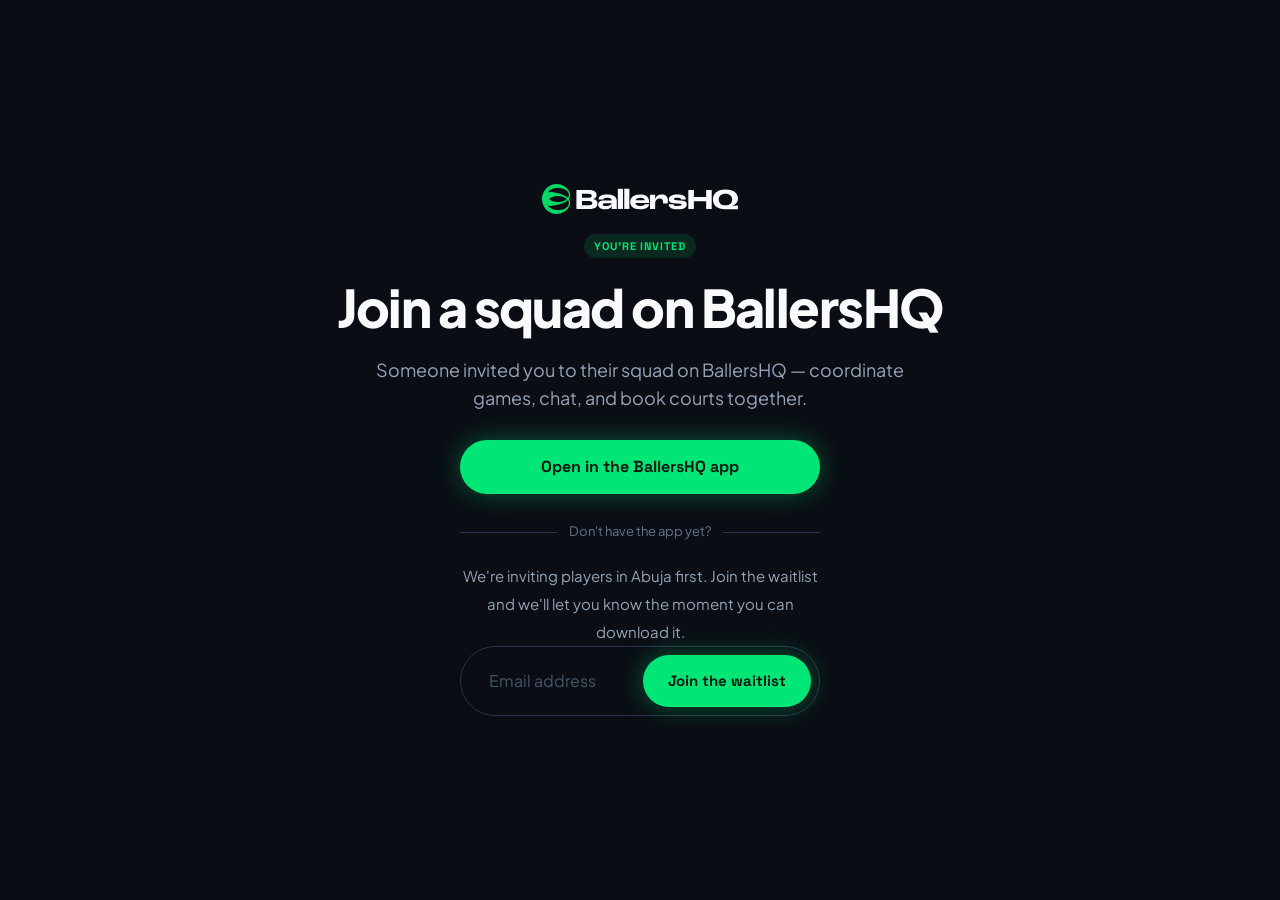
<file: squad-invite.html>
<!doctype html>
<html lang="en">
<head>
  <meta charset="utf-8">
  <meta name="viewport" content="width=device-width, initial-scale=1">
  <title>You're invited to a squad — BallersHQ</title>
  <meta name="robots" content="noindex">
  <meta name="theme-color" content="#0A0E14">
  <link rel="icon" href="/assets/img/favicon.svg" type="image/svg+xml">
  <link rel="preconnect" href="https://fonts.googleapis.com">
  <link rel="preconnect" href="https://fonts.gstatic.com" crossorigin>
  <link rel="stylesheet" href="https://fonts.googleapis.com/css2?family=Plus+Jakarta+Sans:wght@400;500;600;700;800&amp;family=Space+Grotesk:wght@500;600;700&amp;display=swap">
  <link rel="stylesheet" href="/assets/css/styles.css">
  <style>
    /* Fallback page for a /squads/join/:handle Universal/App Link when the app isn't installed --
       Android/iOS intercept this URL before it ever reaches the browser once the app is
       installed (see apple-app-site-association / assetlinks.json), so this only ever
       renders for people who don't have BallersHQ yet, or on desktop. */
    .invite { min-height: 100vh; display: flex; flex-direction: column; align-items: center; justify-content: center; gap: 20px; text-align: center; padding: 40px var(--gutter); }
    .invite__actions { display: flex; flex-direction: column; gap: 12px; width: 100%; max-width: 360px; margin-top: 8px; }
    .invite__divider { display: flex; align-items: center; gap: 12px; width: 100%; max-width: 360px; color: var(--text-3); font-size: 13px; margin-top: 8px; }
    .invite__divider::before, .invite__divider::after { content: ""; flex: 1; height: 1px; background: var(--border); }
    .invite .cta-form { width: 100%; max-width: 360px; }
  </style>
</head>
<body>
  <main class="invite">
    <a href="/" aria-label="BallersHQ home"><img src="/assets/img/logo.svg" alt="BallersHQ" width="196" height="30"></a>
    <span class="badge badge--green">You're invited</span>
    <h1 class="h2">Join a squad on BallersHQ</h1>
    <p class="lead max-560">Someone invited you to their squad on BallersHQ — coordinate games, chat, and book courts together.</p>

    <div class="invite__actions">
      <a class="btn btn--primary btn--md js-open-app" href="#">Open in the BallersHQ app</a>
    </div>

    <div class="invite__divider">Don't have the app yet?</div>

    <form class="cta-form js-waitlist" novalidate data-form="squad-invite">
      <input type="hidden" name="userType" value="BALLER">
      <p class="lead max-560" style="font-size:15px;">We're inviting players in Abuja first. Join the waitlist and we'll let you know the moment you can download it.</p>
      <div class="inline-form">
        <label class="sr-only" for="invite-email">Email address</label>
        <input class="input" id="invite-email" name="email" type="email" inputmode="email" autocomplete="email" placeholder="Email address" required>
        <button class="btn btn--primary" type="submit"><span class="js-label">Join the waitlist</span></button>
      </div>
      <p class="form-status" role="status" aria-live="polite"></p>
    </form>
  </main>

  <script>
    // The handle is whatever nginx's rewrite left in the address bar (e.g. /squads/join/abc) --
    // this page is served as a static file for any /squads/join/* path, so the URL itself still
    // carries the real handle even though the file on disk is squad-invite.html.
    (function () {
      var match = window.location.pathname.match(/^\/squads\/join\/([^/]+)/);
      var handle = match ? match[1] : '';
      var link = document.querySelector('.js-open-app');
      if (link) link.href = 'com.ballershq://app/squads/join/' + encodeURIComponent(handle);
    })();
  </script>
  <script src="assets/js/config.js"></script>
  <script src="assets/js/main.js"></script>
</body>
</html>
</file>
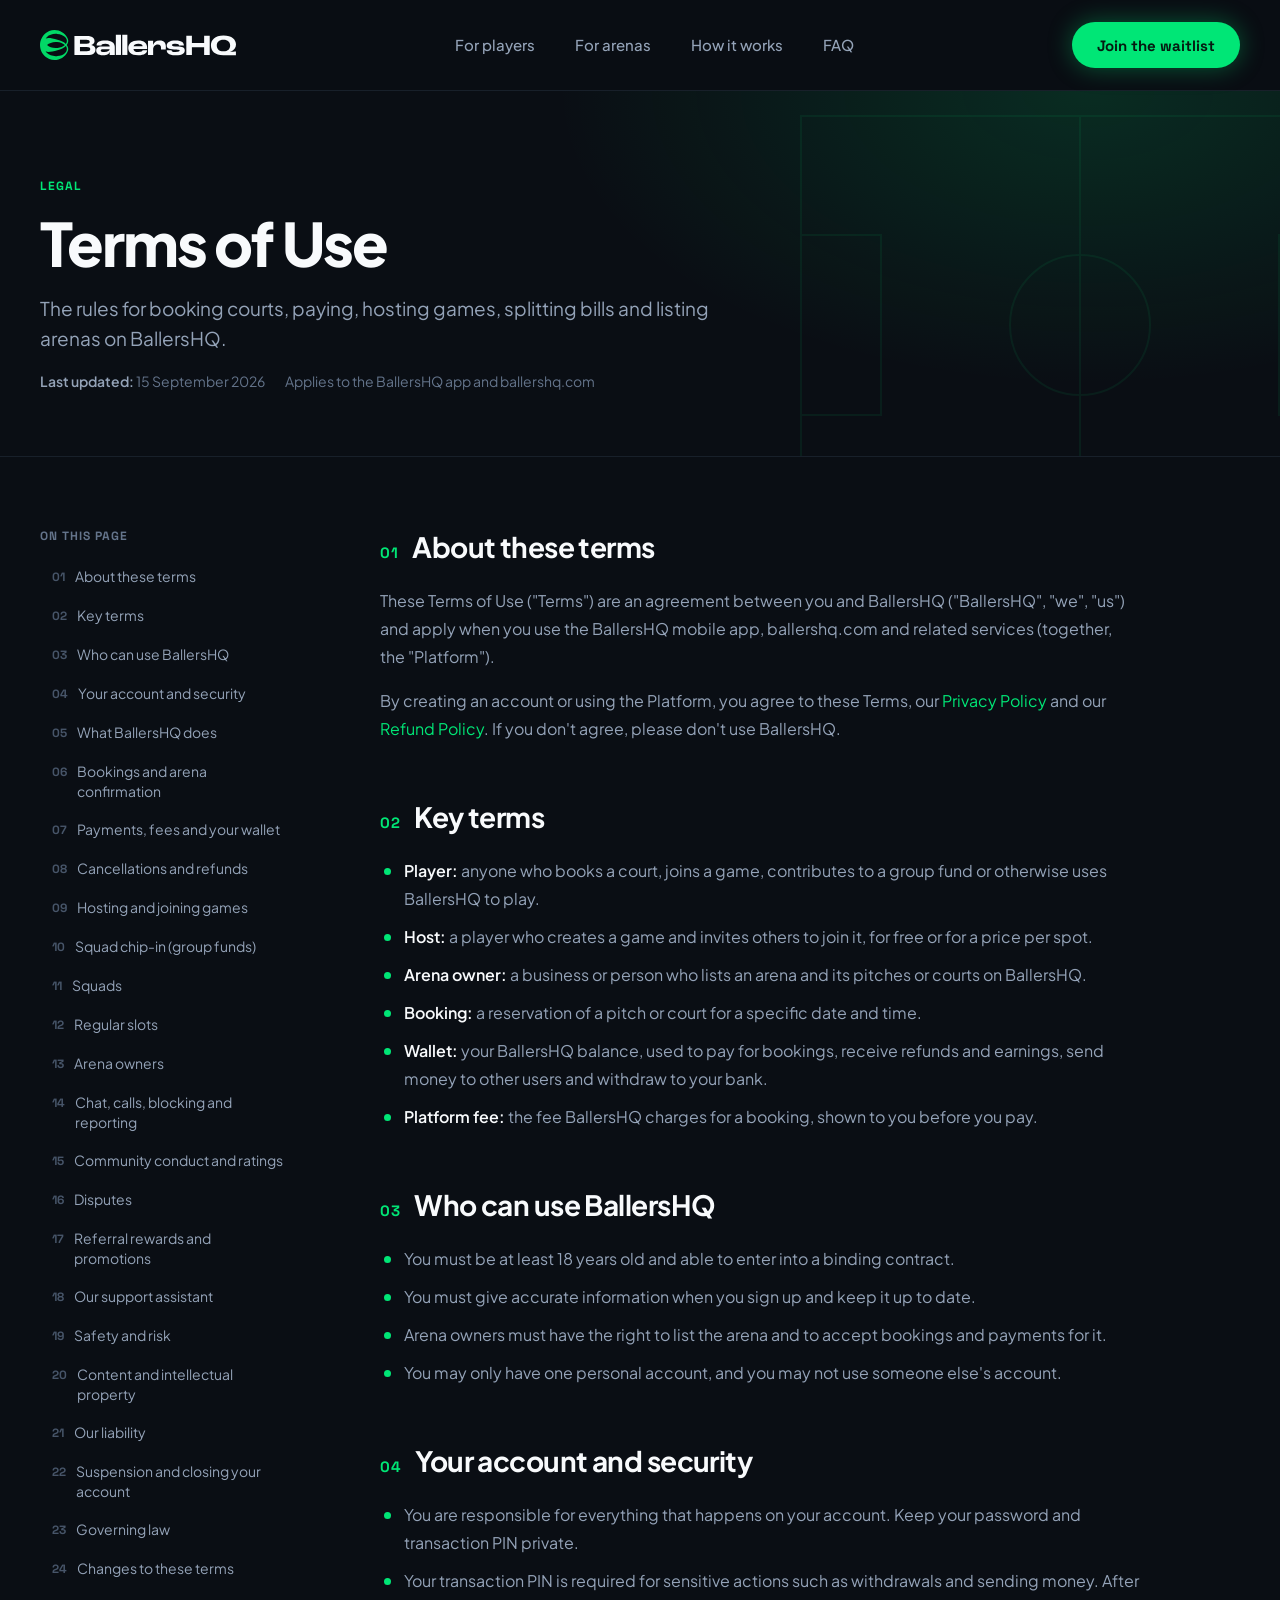
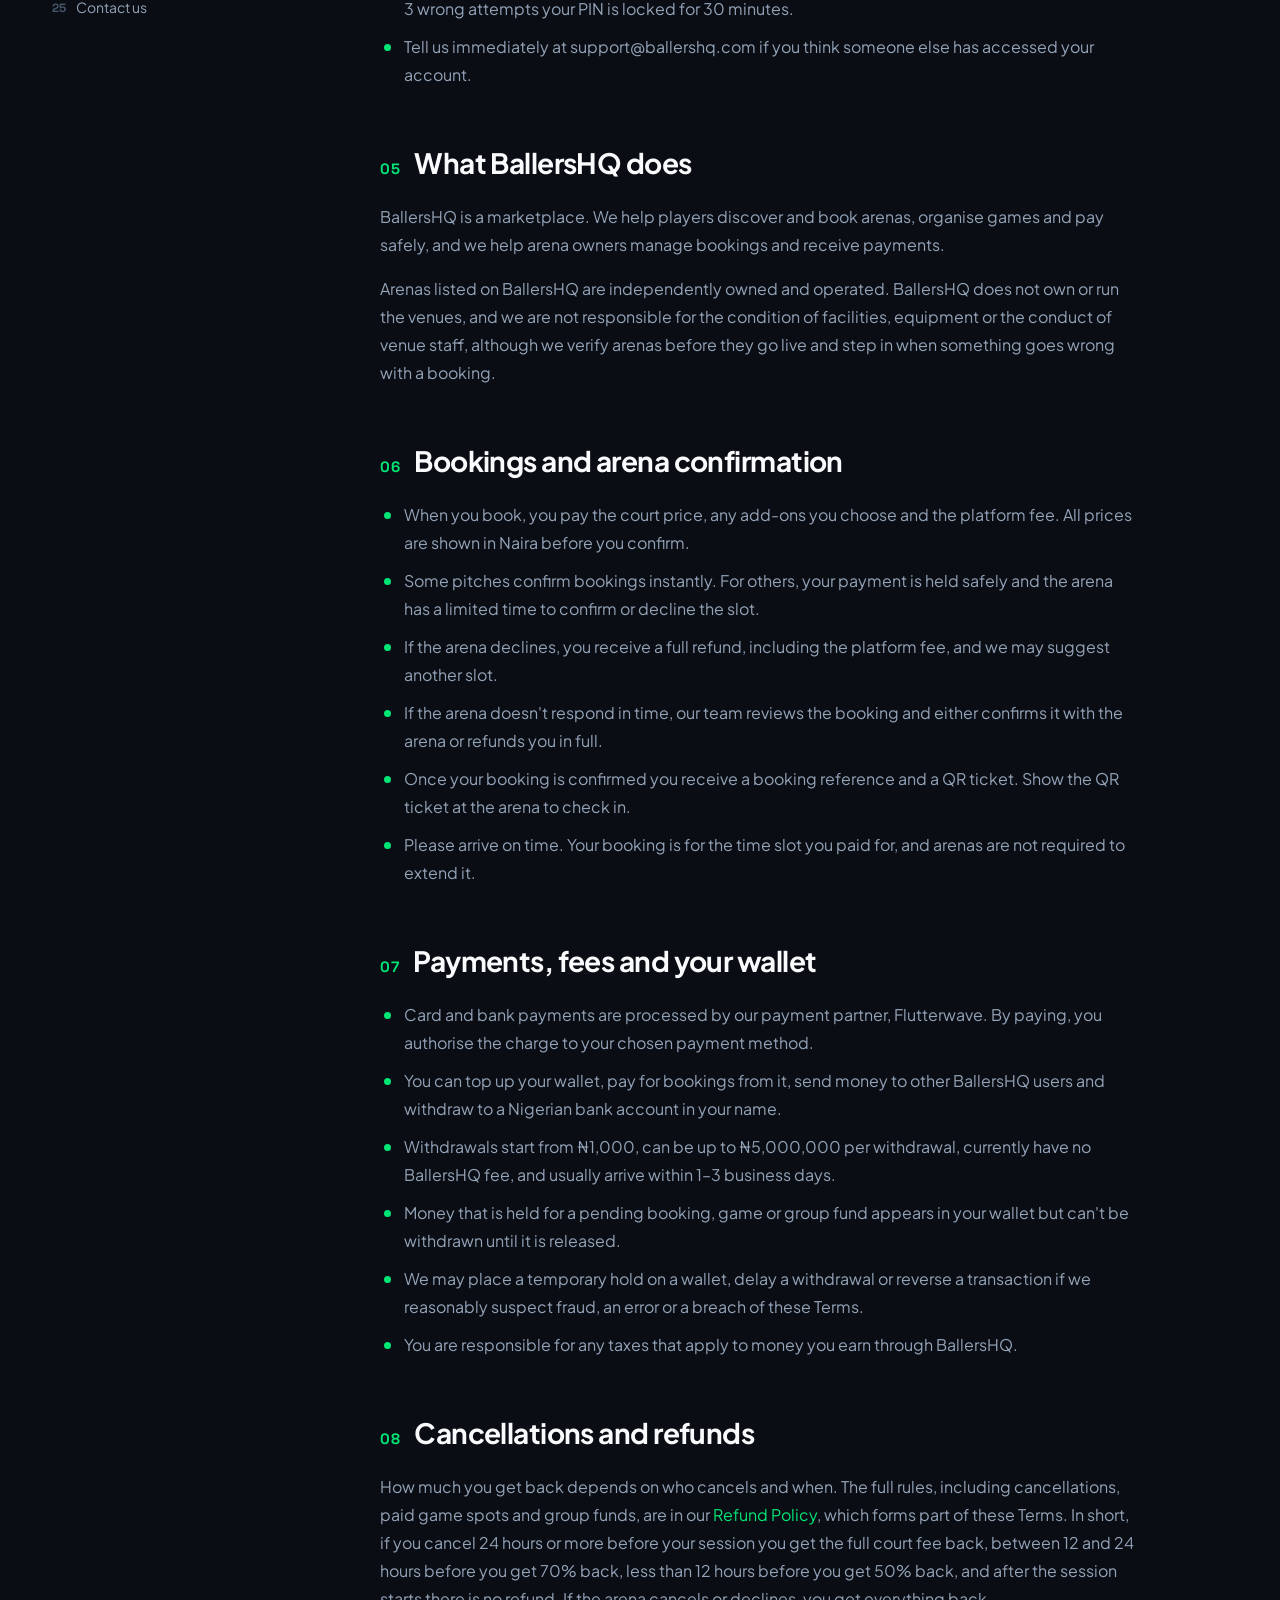
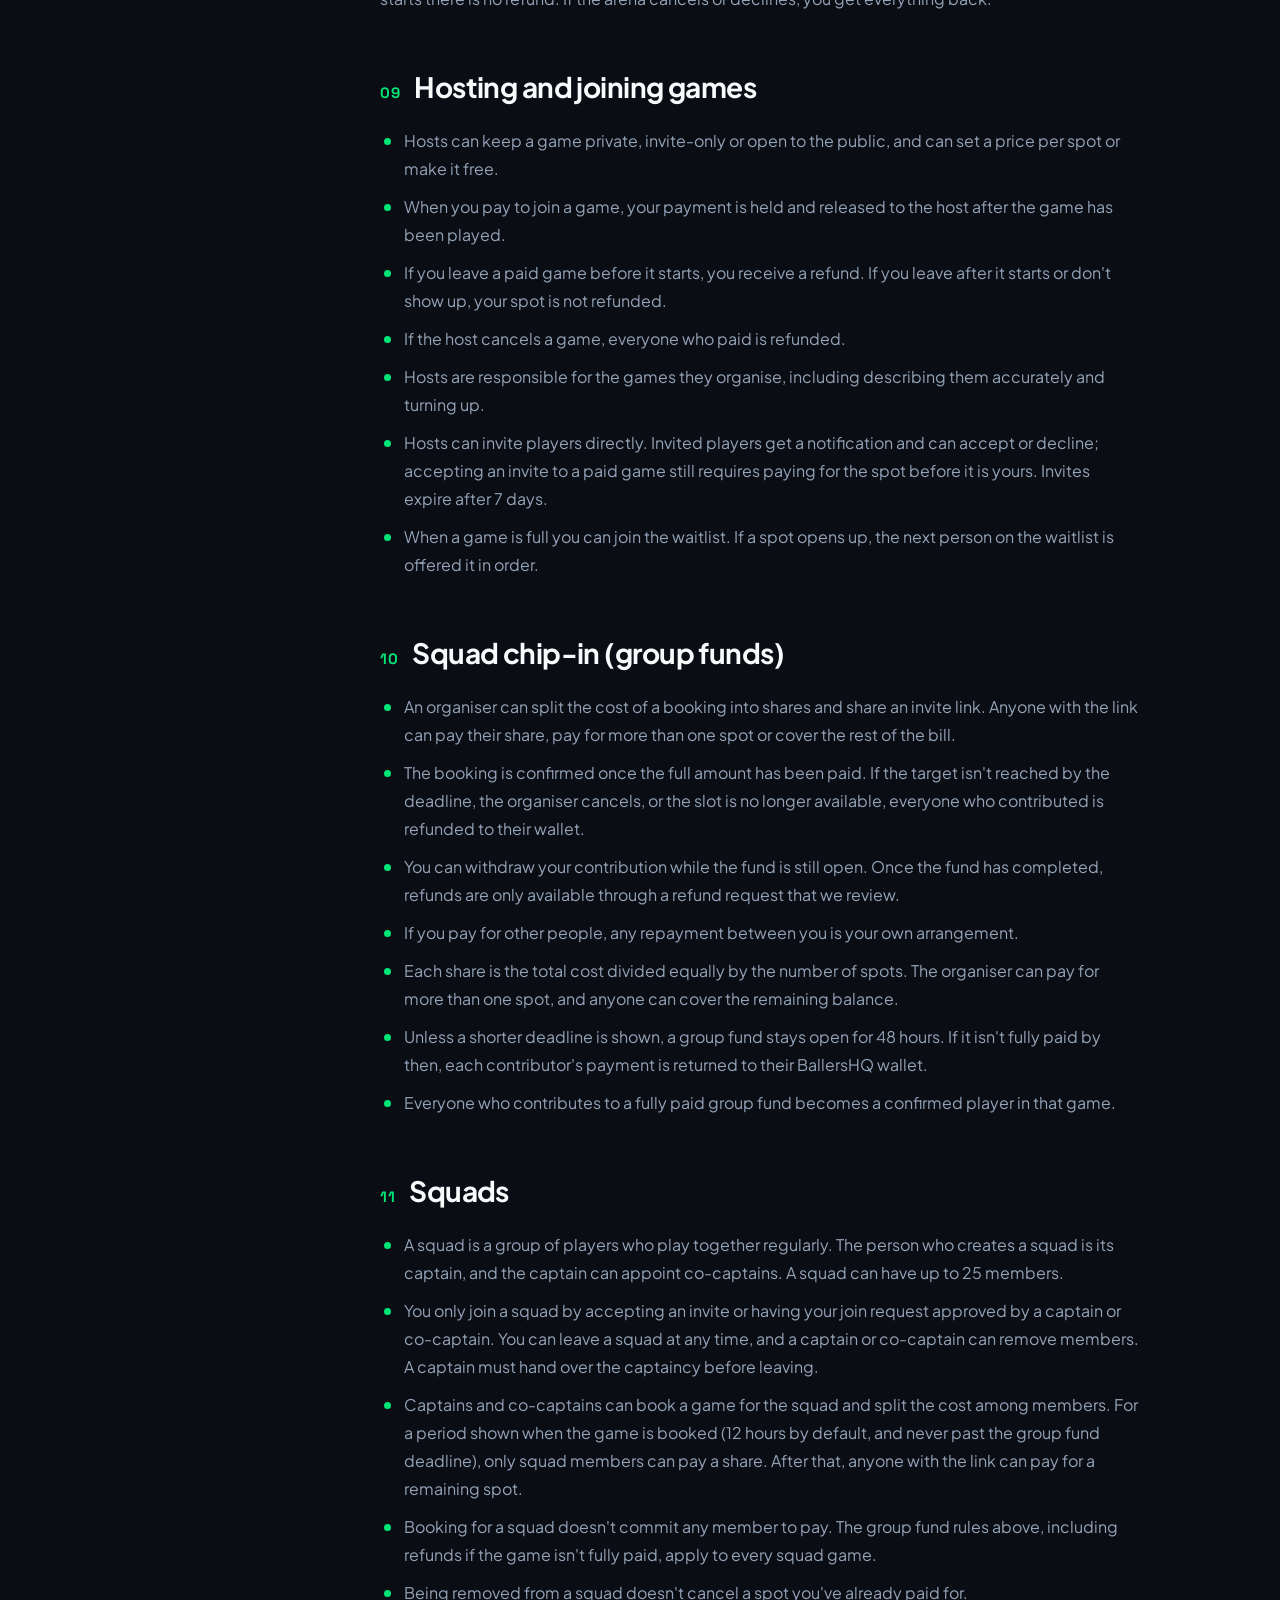
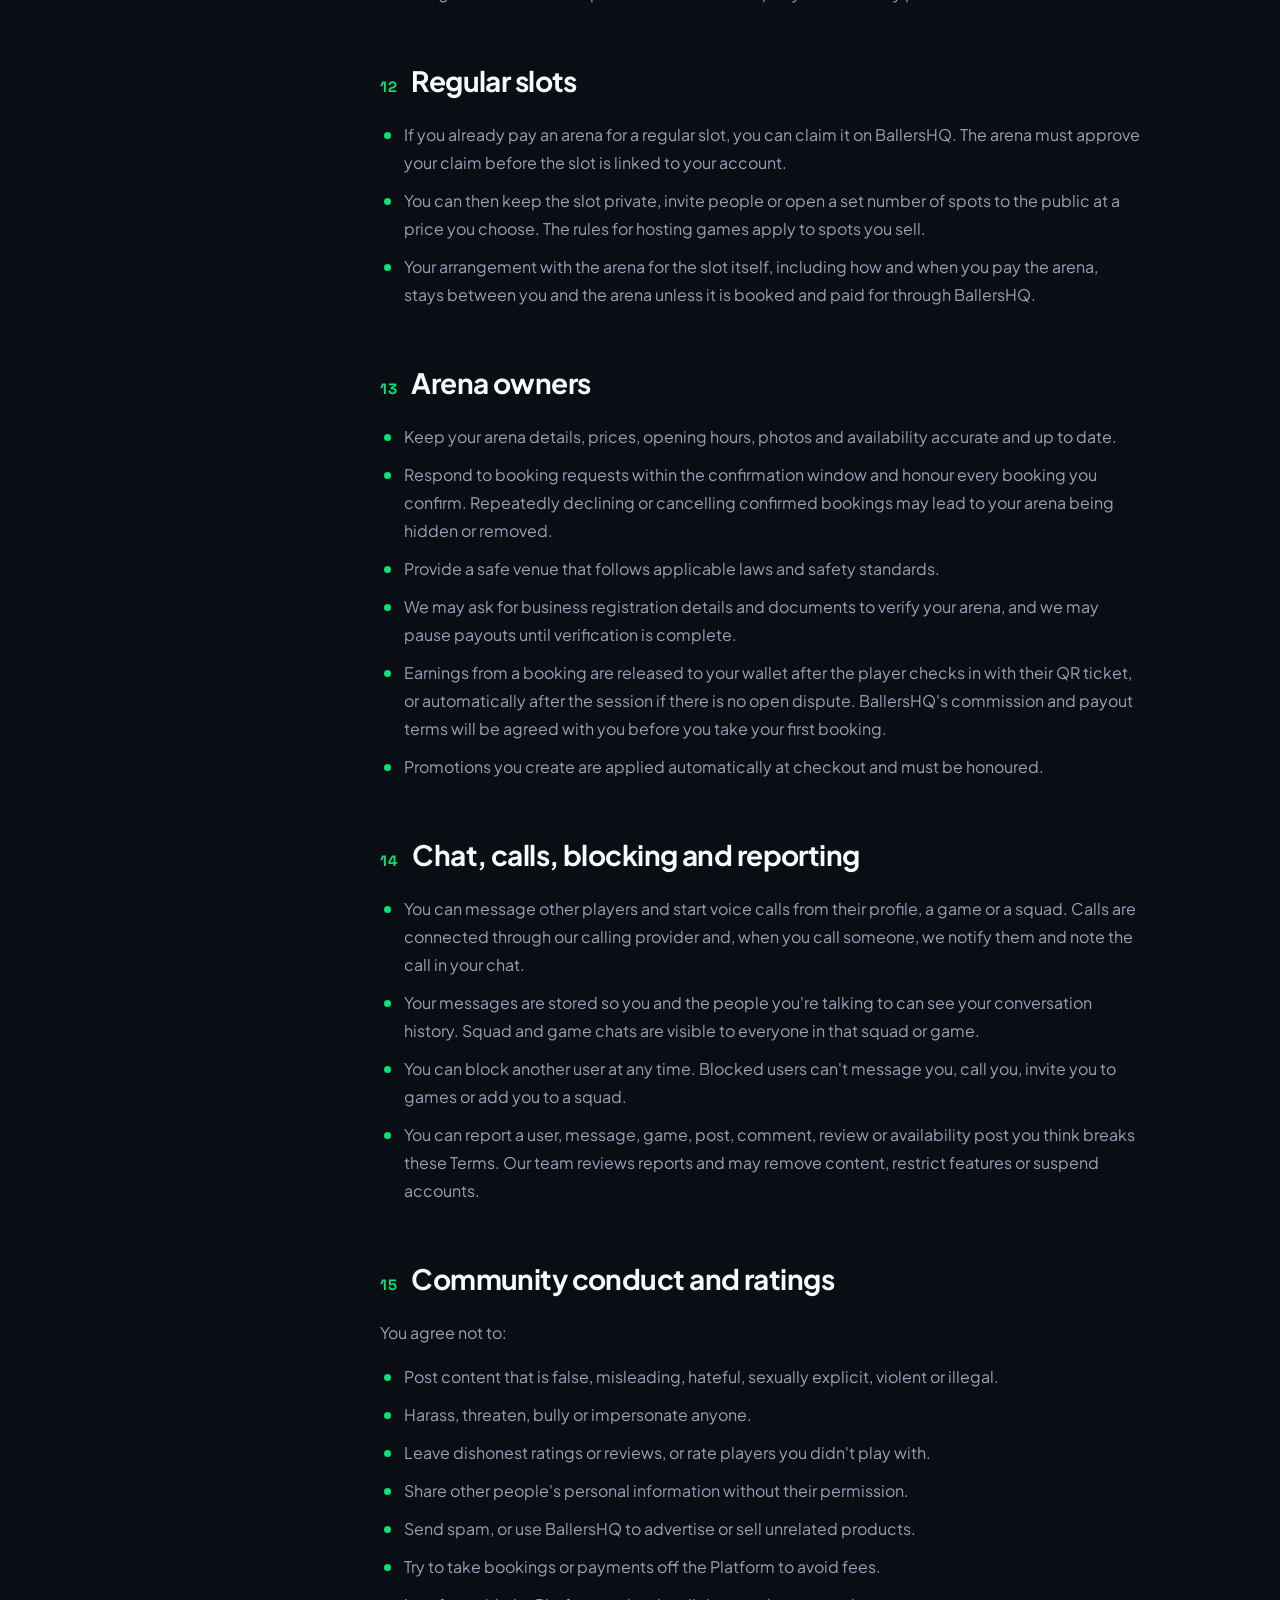
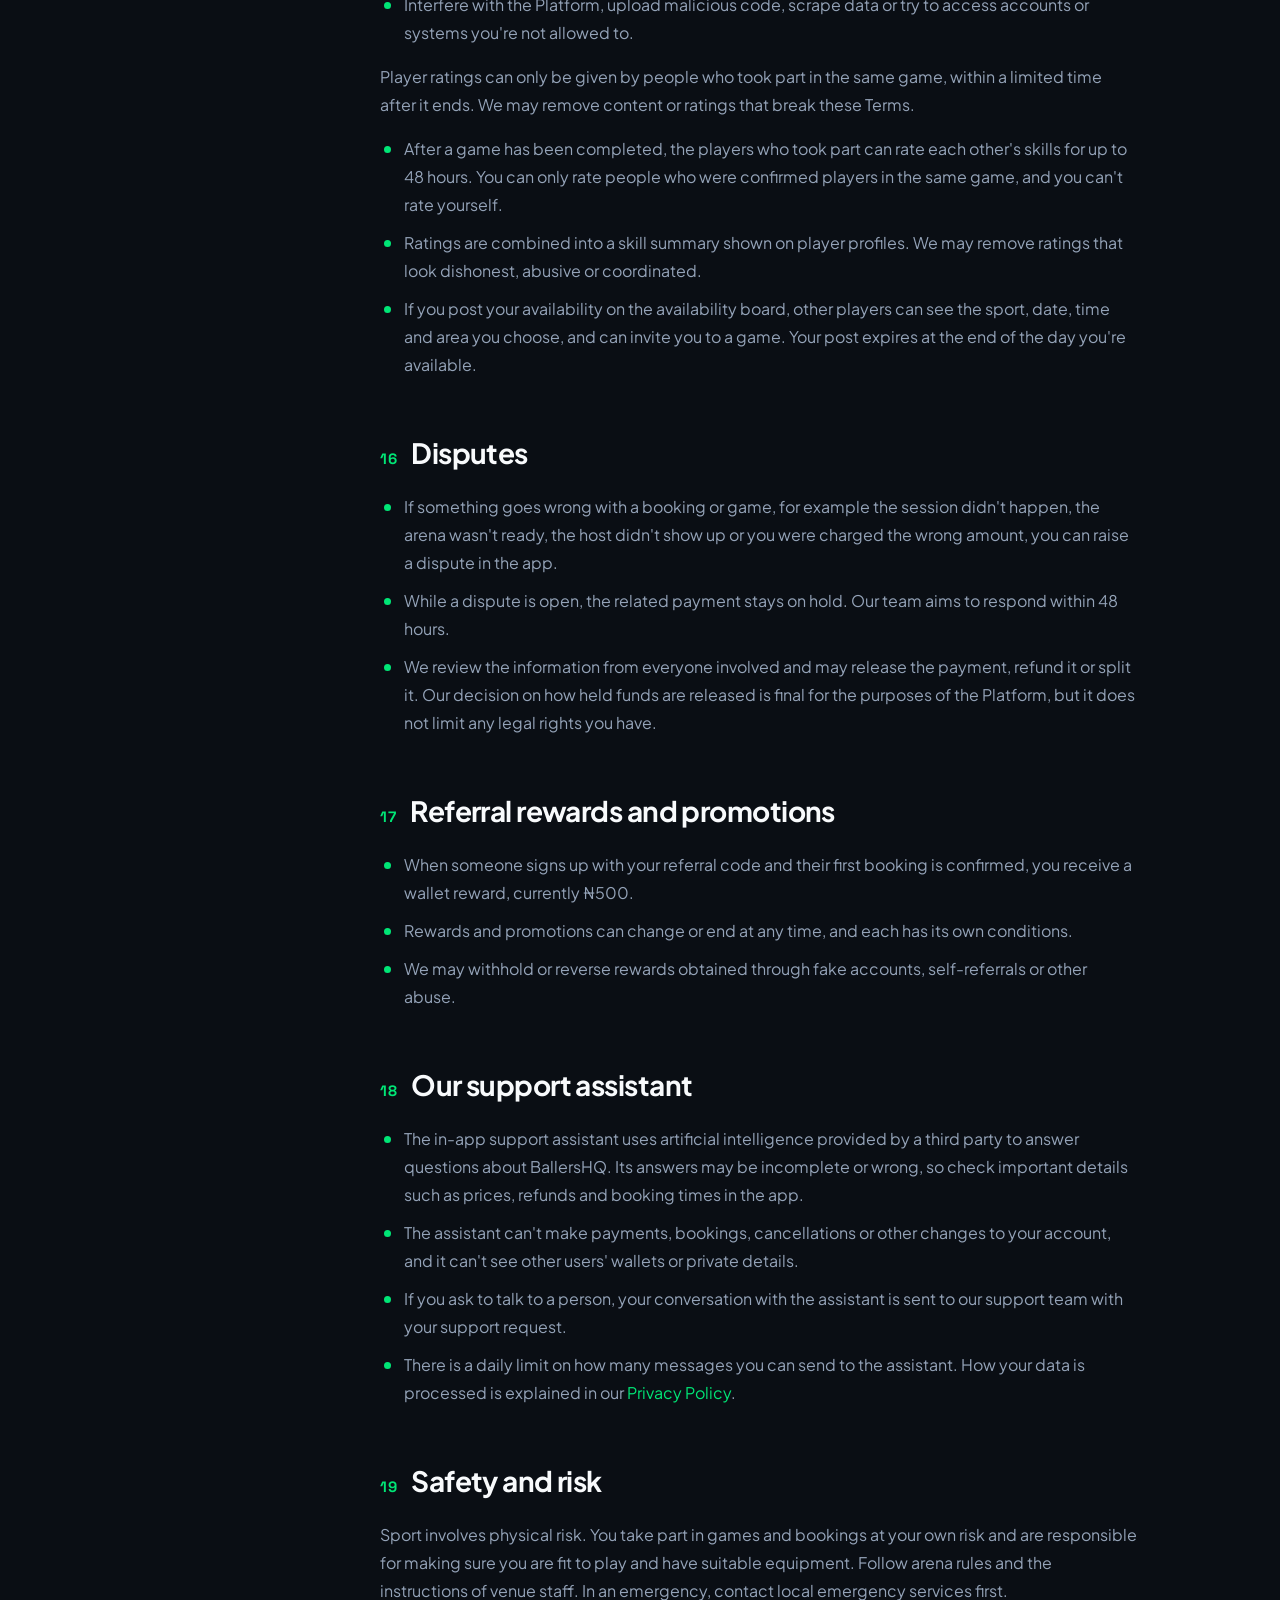
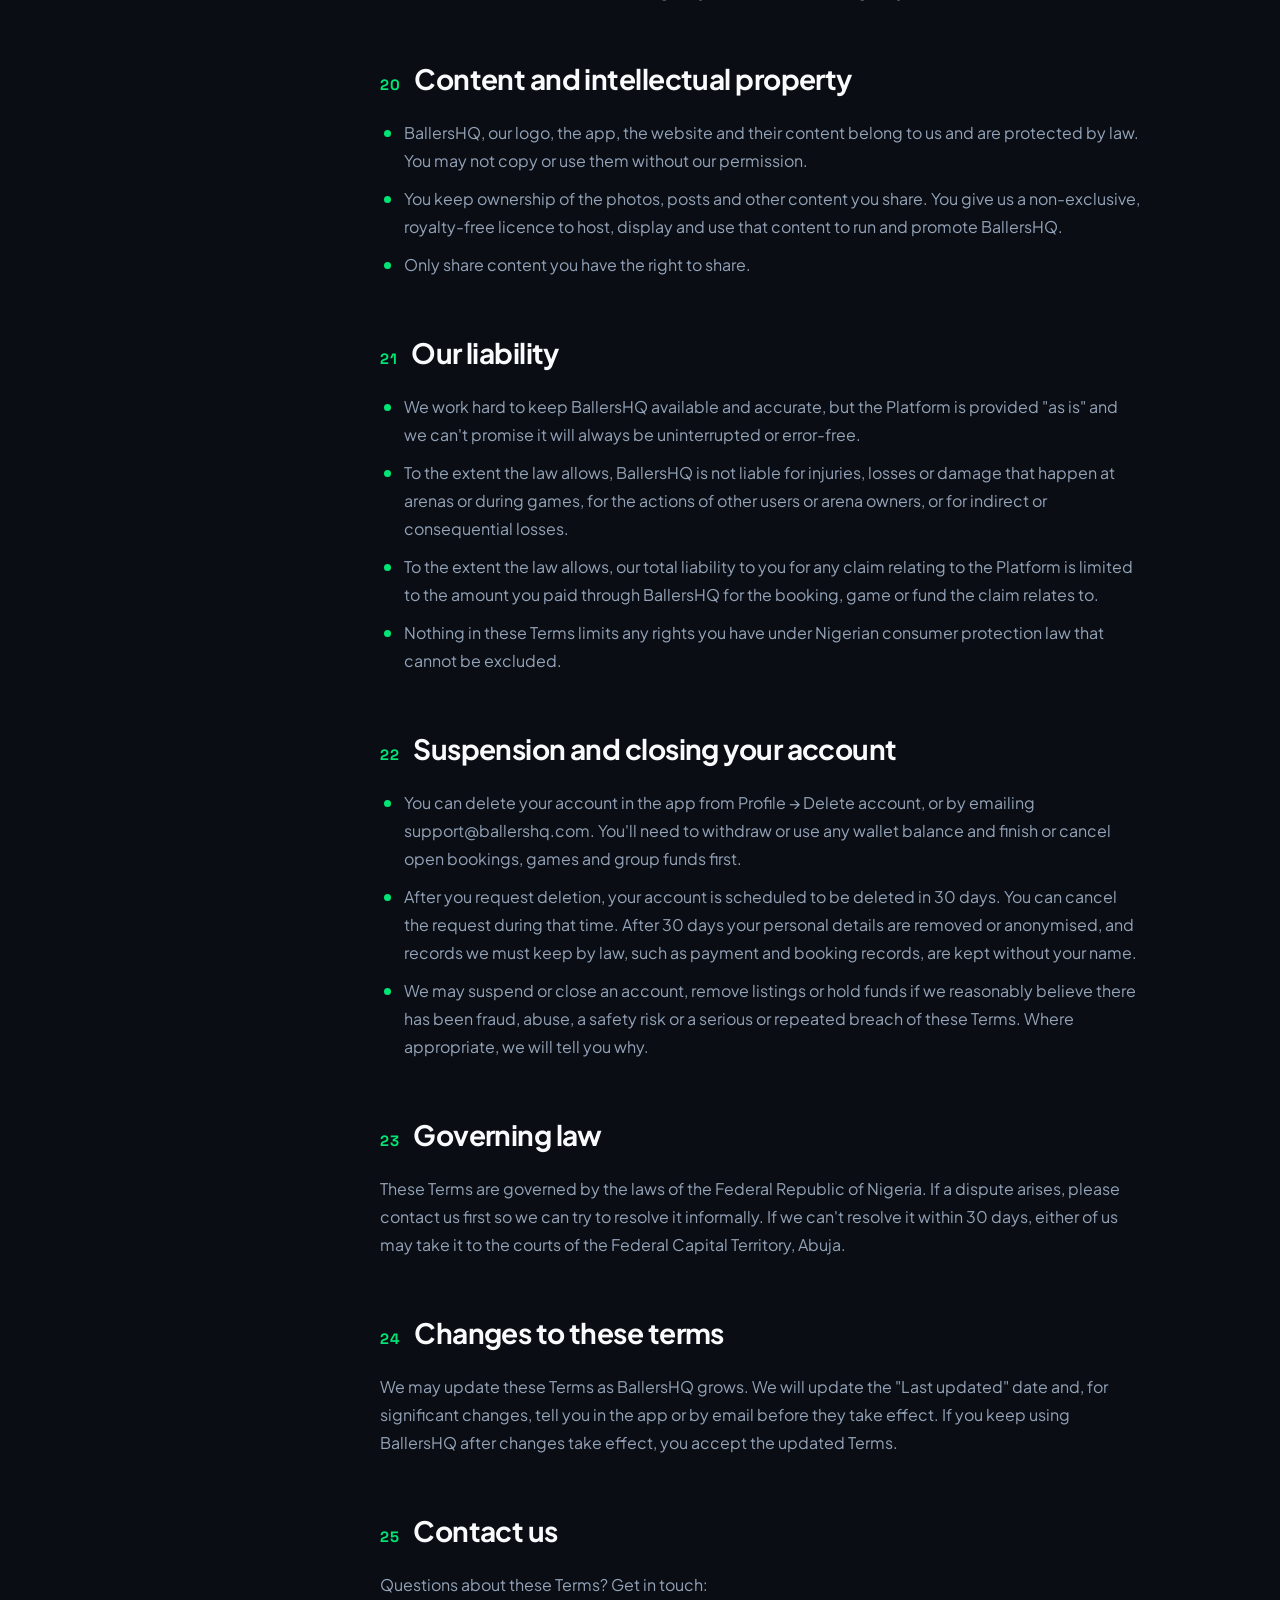
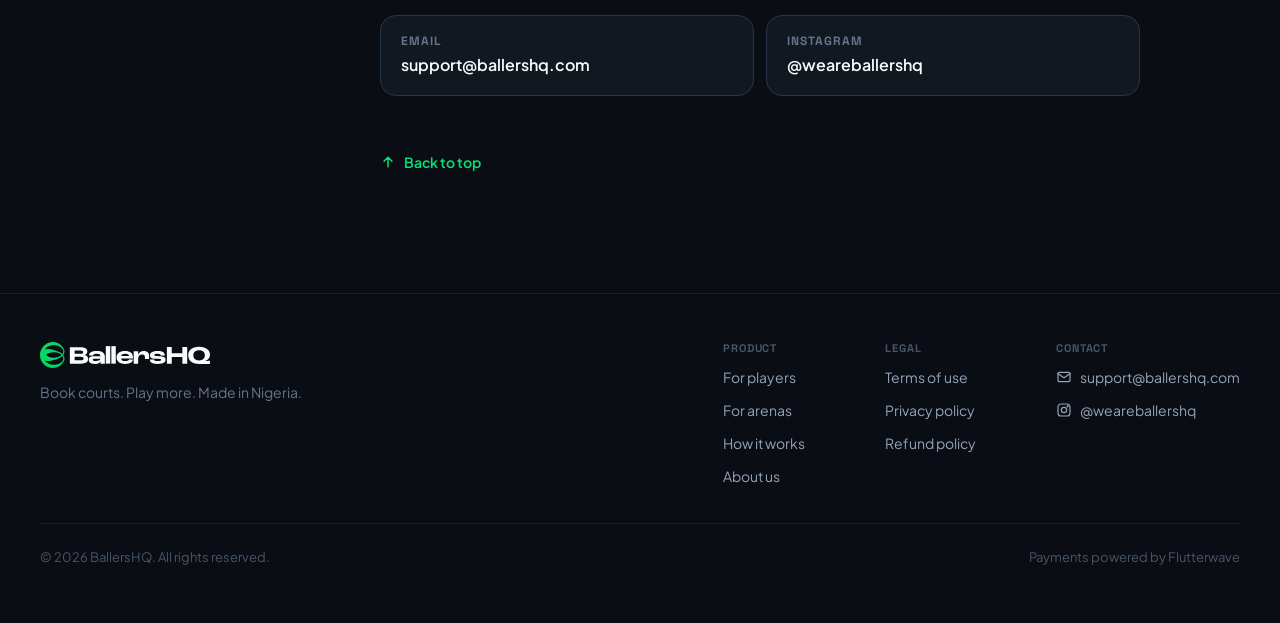
<file: terms-and-conditions.html>
<!doctype html>
<!-- LEGAL REVIEW NEEDED: drafted by the BallersHQ team from how the product works on 15 September 2026. Have a Nigerian lawyer review before relying on it. -->
<html lang="en">
<head>
  <meta charset="utf-8">
  <meta name="viewport" content="width=device-width, initial-scale=1">
  <title>Terms of Use — BallersHQ</title>
  <meta name="description" content="The rules for using BallersHQ: bookings, payments, games, group funds, arena listings and more.">
  <link rel="canonical" href="https://ballershq.com/terms-and-conditions.html">
  <meta name="theme-color" content="#0A0E14">
  <meta name="color-scheme" content="dark">
  <meta property="og:type" content="website">
  <meta property="og:site_name" content="BallersHQ">
  <meta property="og:url" content="https://ballershq.com/terms-and-conditions.html">
  <meta property="og:title" content="Terms of Use — BallersHQ">
  <meta property="og:description" content="The rules for using BallersHQ: bookings, payments, games, group funds, arena listings and more.">
  <meta property="og:image" content="https://ballershq.com/assets/img/og-image.png">
  <meta property="og:locale" content="en_NG">
  <meta name="twitter:card" content="summary_large_image">
  <link rel="icon" href="assets/img/favicon.svg" type="image/svg+xml">
  <link rel="preconnect" href="https://fonts.googleapis.com">
  <link rel="preconnect" href="https://fonts.gstatic.com" crossorigin>
  <link rel="stylesheet" href="https://fonts.googleapis.com/css2?family=Plus+Jakarta+Sans:wght@400;500;600;700;800&amp;family=Space+Grotesk:wght@500;600;700&amp;display=swap">
  <link rel="stylesheet" href="assets/css/styles.css">
  <link rel="stylesheet" href="assets/css/pages.css">
</head>
<body>
<a class="skip-link" href="#main">Skip to content</a>

<!-- Icon sprite -->
<svg width="0" height="0" class="sr-only" aria-hidden="true" focusable="false">
  <symbol id="i-arrow" viewBox="0 0 24 24"><path d="M5 12h14M13 6l6 6-6 6"/></symbol>
  <symbol id="i-check" viewBox="0 0 24 24"><path d="m6 12 4 4 8-9"/></symbol>
  <symbol id="i-check-circle" viewBox="0 0 24 24"><circle cx="12" cy="12" r="9"/><path d="m8 12 3 3 5-6"/></symbol>
  <symbol id="i-shield" viewBox="0 0 24 24"><path d="M12 3 5 6v6c0 4.5 3 7.5 7 9 4-1.5 7-4.5 7-9V6z"/><path d="m9 12 2 2 4-4"/></symbol>
  <symbol id="i-share" viewBox="0 0 24 24"><circle cx="18" cy="5" r="2.5"/><circle cx="6" cy="12" r="2.5"/><circle cx="18" cy="19" r="2.5"/><path d="m8.2 10.8 7.6-4.4M8.2 13.2l7.6 4.4"/></symbol>
  <symbol id="i-chat" viewBox="0 0 24 24"><path d="M4 5h16v11H9l-5 4z"/><path d="M8 9h8M8 12h5"/></symbol>
  <symbol id="i-cash" viewBox="0 0 24 24"><rect x="3" y="7" width="18" height="10" rx="2"/><circle cx="12" cy="12" r="2.5"/></symbol>
  <symbol id="i-cal-x" viewBox="0 0 24 24"><rect x="4" y="5" width="16" height="15" rx="2"/><path d="M4 10h16M9 3v4M15 3v4M10 13l4 4M14 13l-4 4"/></symbol>
  <symbol id="i-cal" viewBox="0 0 24 24"><rect x="4" y="5" width="16" height="15" rx="2"/><path d="M4 10h16M9 3v4M15 3v4"/></symbol>
  <symbol id="i-cal-plus" viewBox="0 0 24 24"><rect x="4" y="5" width="16" height="15" rx="2"/><path d="M4 10h16M9 3v4M15 3v4M12 13v4M10 15h4"/></symbol>
  <symbol id="i-search" viewBox="0 0 24 24"><circle cx="11" cy="11" r="7"/><path d="m20 20-3.5-3.5"/></symbol>
  <symbol id="i-card" viewBox="0 0 24 24"><rect x="3" y="5" width="18" height="14" rx="2"/><path d="M3 10h18M7 15h4"/></symbol>
  <symbol id="i-scan" viewBox="0 0 24 24"><path d="M4 8V5a1 1 0 0 1 1-1h3M16 4h3a1 1 0 0 1 1 1v3M20 16v3a1 1 0 0 1-1 1h-3M8 20H5a1 1 0 0 1-1-1v-3M4 12h16"/></symbol>
  <symbol id="i-users" viewBox="0 0 24 24"><circle cx="9" cy="8" r="3.5"/><path d="M2.5 20a6.5 6.5 0 0 1 13 0"/><path d="M16 4.5a3.5 3.5 0 0 1 0 7M18 14a6 6 0 0 1 3.5 6"/></symbol>
  <symbol id="i-pin" viewBox="0 0 24 24"><path d="M12 21s-7-6.2-7-11a7 7 0 0 1 14 0c0 4.8-7 11-7 11z"/><circle cx="12" cy="10" r="2.5"/></symbol>
  <symbol id="i-star" viewBox="0 0 24 24"><path d="m12 3 2.7 5.5 6 .9-4.35 4.2 1 6L12 16.8 6.65 19.6l1-6L3.3 9.4l6-.9z"/></symbol>
  <symbol id="i-wallet" viewBox="0 0 24 24"><path d="M4 7h15a1 1 0 0 1 1 1v11a1 1 0 0 1-1 1H5a1 1 0 0 1-1-1V6a2 2 0 0 1 2-2h11"/><circle cx="16" cy="13.5" r="1.2"/></symbol>
  <symbol id="i-globe" viewBox="0 0 24 24"><circle cx="12" cy="12" r="9"/><path d="M3 12h18M12 3c2.5 2.6 3.8 5.6 3.8 9s-1.3 6.4-3.8 9c-2.5-2.6-3.8-5.6-3.8-9S9.5 5.6 12 3z"/></symbol>
  <symbol id="i-bank" viewBox="0 0 24 24"><path d="M3 10h18L12 4zM5 10v8M9.5 10v8M14.5 10v8M19 10v8M3 20h18"/></symbol>
  <symbol id="i-tag" viewBox="0 0 24 24"><path d="M3 12V4h8l10 10-8 8z"/><circle cx="7.5" cy="8.5" r="1.5"/></symbol>
  <symbol id="i-refund" viewBox="0 0 24 24"><path d="M4 12a8 8 0 0 1 14-5.3L20 9M20 4v5h-5M20 12a8 8 0 0 1-14 5.3L4 15M4 20v-5h5"/></symbol>
  <symbol id="i-lock" viewBox="0 0 24 24"><rect x="5" y="11" width="14" height="9" rx="2"/><path d="M8 11V8a4 4 0 0 1 8 0v3"/></symbol>
  <symbol id="i-plus" viewBox="0 0 24 24"><path d="M12 5v14M5 12h14"/></symbol>
  <symbol id="i-minus" viewBox="0 0 24 24"><path d="M5 12h14"/></symbol>
  <symbol id="i-menu" viewBox="0 0 24 24"><path d="M4 7h16M4 12h16M4 17h16"/></symbol>
  <symbol id="i-close" viewBox="0 0 24 24"><path d="M6 6l12 12M18 6 6 18"/></symbol>
  <symbol id="i-mail" viewBox="0 0 24 24"><rect x="3" y="5" width="18" height="14" rx="2"/><path d="m3 7 9 6 9-6"/></symbol>
  <symbol id="i-insta" viewBox="0 0 24 24"><rect x="3" y="3" width="18" height="18" rx="5"/><circle cx="12" cy="12" r="4"/><circle cx="17.5" cy="6.5" r="0.8"/></symbol>
</svg>
<span id="top-of-page"></span>
<!-- ================= HEADER ================= -->
<header class="site-header">
  <nav class="container nav" aria-label="Main">
    <a class="nav__logo" href="index.html" aria-label="BallersHQ home"><img src="assets/img/logo.svg" alt="BallersHQ" width="196" height="30"></a>
    <ul class="nav__links">
      <li><a href="index.html#players">For players</a></li>
      <li><a href="index.html#arenas">For arenas</a></li>
      <li><a href="index.html#how-it-works">How it works</a></li>
      <li><a href="index.html#faq">FAQ</a></li>
    </ul>
    <div class="nav__actions">
      <a class="btn btn--primary nav__join-lg" href="index.html#waitlist">Join the waitlist</a>
      <a class="btn btn--primary nav__join-sm" href="index.html#waitlist">Join</a>
      <button class="nav__toggle" type="button" aria-expanded="false" aria-controls="mobile-menu" aria-label="Open menu">
        <svg class="ic ic--bold" width="24" height="24" aria-hidden="true"><use href="#i-menu"/></svg>
      </button>
    </div>
  </nav>
  <div class="mobile-menu" id="mobile-menu">
    <a href="index.html#players">For players</a>
    <a href="index.html#chip-in">Squad chip-in</a>
    <a href="index.html#claim">Claim your slot</a>
    <a href="index.html#arenas">For arenas</a>
    <a href="index.html#how-it-works">How it works</a>
    <a href="index.html#faq">FAQ</a>
  </div>
</header>

<main id="main">
  <section class="page-hero" aria-labelledby="page-title">
    <svg class="page-hero__lines" viewBox="0 0 560 420" fill="none" stroke="#00E676" stroke-width="2" aria-hidden="true"><rect x="1" y="1" width="558" height="418"/><path d="M280 1v418"/><circle cx="280" cy="210" r="70"/><rect x="1" y="120" width="80" height="180"/><rect x="479" y="120" width="80" height="180"/></svg>
    <div class="container page-hero__inner">
      <span class="caps eyebrow">Legal</span>
      <h1 class="page-hero__title" id="page-title">Terms of Use</h1>
      <p class="page-hero__lead">The rules for booking courts, paying, hosting games, splitting bills and listing arenas on BallersHQ.</p>
      <div class="page-hero__meta"><span><strong>Last updated:</strong> 15 September 2026</span><span>Applies to the BallersHQ app and ballershq.com</span></div>
    </div>
  </section>

  <div class="container doc">
    <nav class="toc" aria-label="On this page">
      <span class="caps toc__title">On this page</span>
      <ol><li><a href="#about-these-terms">About these terms</a></li><li><a href="#key-terms">Key terms</a></li><li><a href="#who-can-use-ballershq">Who can use BallersHQ</a></li><li><a href="#your-account-and-security">Your account and security</a></li><li><a href="#what-ballershq-does">What BallersHQ does</a></li><li><a href="#bookings-and-arena-confirmation">Bookings and arena confirmation</a></li><li><a href="#payments-fees-and-your-wallet">Payments, fees and your wallet</a></li><li><a href="#cancellations-and-refunds">Cancellations and refunds</a></li><li><a href="#hosting-and-joining-games">Hosting and joining games</a></li><li><a href="#squad-chip-in-group-funds">Squad chip-in (group funds)</a></li><li><a href="#squads">Squads</a></li><li><a href="#regular-slots">Regular slots</a></li><li><a href="#arena-owners">Arena owners</a></li><li><a href="#chat-calls-blocking-and-reporting">Chat, calls, blocking and reporting</a></li><li><a href="#community-conduct-and-ratings">Community conduct and ratings</a></li><li><a href="#disputes">Disputes</a></li><li><a href="#referral-rewards-and-promotions">Referral rewards and promotions</a></li><li><a href="#our-support-assistant">Our support assistant</a></li><li><a href="#safety-and-risk">Safety and risk</a></li><li><a href="#content-and-intellectual-property">Content and intellectual property</a></li><li><a href="#our-liability">Our liability</a></li><li><a href="#suspension-and-closing-your-account">Suspension and closing your account</a></li><li><a href="#governing-law">Governing law</a></li><li><a href="#changes-to-these-terms">Changes to these terms</a></li><li><a href="#contact-us">Contact us</a></li></ol>
    </nav>
    <div class="prose">
      <details class="toc-mobile">
        <summary>On this page<svg class="ic ic--bold" width="18" height="18" aria-hidden="true"><use href="#i-plus"/></svg></summary>
        <ol><li><a href="#about-these-terms">About these terms</a></li><li><a href="#key-terms">Key terms</a></li><li><a href="#who-can-use-ballershq">Who can use BallersHQ</a></li><li><a href="#your-account-and-security">Your account and security</a></li><li><a href="#what-ballershq-does">What BallersHQ does</a></li><li><a href="#bookings-and-arena-confirmation">Bookings and arena confirmation</a></li><li><a href="#payments-fees-and-your-wallet">Payments, fees and your wallet</a></li><li><a href="#cancellations-and-refunds">Cancellations and refunds</a></li><li><a href="#hosting-and-joining-games">Hosting and joining games</a></li><li><a href="#squad-chip-in-group-funds">Squad chip-in (group funds)</a></li><li><a href="#squads">Squads</a></li><li><a href="#regular-slots">Regular slots</a></li><li><a href="#arena-owners">Arena owners</a></li><li><a href="#chat-calls-blocking-and-reporting">Chat, calls, blocking and reporting</a></li><li><a href="#community-conduct-and-ratings">Community conduct and ratings</a></li><li><a href="#disputes">Disputes</a></li><li><a href="#referral-rewards-and-promotions">Referral rewards and promotions</a></li><li><a href="#our-support-assistant">Our support assistant</a></li><li><a href="#safety-and-risk">Safety and risk</a></li><li><a href="#content-and-intellectual-property">Content and intellectual property</a></li><li><a href="#our-liability">Our liability</a></li><li><a href="#suspension-and-closing-your-account">Suspension and closing your account</a></li><li><a href="#governing-law">Governing law</a></li><li><a href="#changes-to-these-terms">Changes to these terms</a></li><li><a href="#contact-us">Contact us</a></li></ol>
      </details>
      
      <section id="about-these-terms" aria-labelledby="about-these-terms-h">
        <h2 id="about-these-terms-h"><span class="num">01</span>About these terms</h2>
        <p>These Terms of Use ("Terms") are an agreement between you and BallersHQ ("BallersHQ", "we", "us") and apply when you use the BallersHQ mobile app, ballershq.com and related services (together, the "Platform").</p><p>By creating an account or using the Platform, you agree to these Terms, our <a href="privacy.html">Privacy Policy</a> and our <a href="refund-policy.html">Refund Policy</a>. If you don't agree, please don't use BallersHQ.</p>
      </section>
      <section id="key-terms" aria-labelledby="key-terms-h">
        <h2 id="key-terms-h"><span class="num">02</span>Key terms</h2>
        <ul><li><strong>Player:</strong> anyone who books a court, joins a game, contributes to a group fund or otherwise uses BallersHQ to play.</li><li><strong>Host:</strong> a player who creates a game and invites others to join it, for free or for a price per spot.</li><li><strong>Arena owner:</strong> a business or person who lists an arena and its pitches or courts on BallersHQ.</li><li><strong>Booking:</strong> a reservation of a pitch or court for a specific date and time.</li><li><strong>Wallet:</strong> your BallersHQ balance, used to pay for bookings, receive refunds and earnings, send money to other users and withdraw to your bank.</li><li><strong>Platform fee:</strong> the fee BallersHQ charges for a booking, shown to you before you pay.</li></ul>
      </section>
      <section id="who-can-use-ballershq" aria-labelledby="who-can-use-ballershq-h">
        <h2 id="who-can-use-ballershq-h"><span class="num">03</span>Who can use BallersHQ</h2>
        <ul><li>You must be at least 18 years old and able to enter into a binding contract.</li><li>You must give accurate information when you sign up and keep it up to date.</li><li>Arena owners must have the right to list the arena and to accept bookings and payments for it.</li><li>You may only have one personal account, and you may not use someone else's account.</li></ul>
      </section>
      <section id="your-account-and-security" aria-labelledby="your-account-and-security-h">
        <h2 id="your-account-and-security-h"><span class="num">04</span>Your account and security</h2>
        <ul><li>You are responsible for everything that happens on your account. Keep your password and transaction PIN private.</li><li>Your transaction PIN is required for sensitive actions such as withdrawals and sending money. After 3 wrong attempts your PIN is locked for 30 minutes.</li><li>Tell us immediately at support@ballershq.com if you think someone else has accessed your account.</li></ul>
      </section>
      <section id="what-ballershq-does" aria-labelledby="what-ballershq-does-h">
        <h2 id="what-ballershq-does-h"><span class="num">05</span>What BallersHQ does</h2>
        <p>BallersHQ is a marketplace. We help players discover and book arenas, organise games and pay safely, and we help arena owners manage bookings and receive payments.</p><p>Arenas listed on BallersHQ are independently owned and operated. BallersHQ does not own or run the venues, and we are not responsible for the condition of facilities, equipment or the conduct of venue staff, although we verify arenas before they go live and step in when something goes wrong with a booking.</p>
      </section>
      <section id="bookings-and-arena-confirmation" aria-labelledby="bookings-and-arena-confirmation-h">
        <h2 id="bookings-and-arena-confirmation-h"><span class="num">06</span>Bookings and arena confirmation</h2>
        <ul><li>When you book, you pay the court price, any add-ons you choose and the platform fee. All prices are shown in Naira before you confirm.</li><li>Some pitches confirm bookings instantly. For others, your payment is held safely and the arena has a limited time to confirm or decline the slot.</li><li>If the arena declines, you receive a full refund, including the platform fee, and we may suggest another slot.</li><li>If the arena doesn't respond in time, our team reviews the booking and either confirms it with the arena or refunds you in full.</li><li>Once your booking is confirmed you receive a booking reference and a QR ticket. Show the QR ticket at the arena to check in.</li><li>Please arrive on time. Your booking is for the time slot you paid for, and arenas are not required to extend it.</li></ul>
      </section>
      <section id="payments-fees-and-your-wallet" aria-labelledby="payments-fees-and-your-wallet-h">
        <h2 id="payments-fees-and-your-wallet-h"><span class="num">07</span>Payments, fees and your wallet</h2>
        <ul><li>Card and bank payments are processed by our payment partner, Flutterwave. By paying, you authorise the charge to your chosen payment method.</li><li>You can top up your wallet, pay for bookings from it, send money to other BallersHQ users and withdraw to a Nigerian bank account in your name.</li><li>Withdrawals start from ₦1,000, can be up to ₦5,000,000 per withdrawal, currently have no BallersHQ fee, and usually arrive within 1–3 business days.</li><li>Money that is held for a pending booking, game or group fund appears in your wallet but can't be withdrawn until it is released.</li><li>We may place a temporary hold on a wallet, delay a withdrawal or reverse a transaction if we reasonably suspect fraud, an error or a breach of these Terms.</li><li>You are responsible for any taxes that apply to money you earn through BallersHQ.</li></ul>
      </section>
      <section id="cancellations-and-refunds" aria-labelledby="cancellations-and-refunds-h">
        <h2 id="cancellations-and-refunds-h"><span class="num">08</span>Cancellations and refunds</h2>
        <p>How much you get back depends on who cancels and when. The full rules, including cancellations, paid game spots and group funds, are in our <a href="refund-policy.html">Refund Policy</a>, which forms part of these Terms. In short, if you cancel 24 hours or more before your session you get the full court fee back, between 12 and 24 hours before you get 70% back, less than 12 hours before you get 50% back, and after the session starts there is no refund. If the arena cancels or declines, you get everything back.</p>
      </section>
      <section id="hosting-and-joining-games" aria-labelledby="hosting-and-joining-games-h">
        <h2 id="hosting-and-joining-games-h"><span class="num">09</span>Hosting and joining games</h2>
        <ul><li>Hosts can keep a game private, invite-only or open to the public, and can set a price per spot or make it free.</li><li>When you pay to join a game, your payment is held and released to the host after the game has been played.</li><li>If you leave a paid game before it starts, you receive a refund. If you leave after it starts or don't show up, your spot is not refunded.</li><li>If the host cancels a game, everyone who paid is refunded.</li><li>Hosts are responsible for the games they organise, including describing them accurately and turning up.</li><li>Hosts can invite players directly. Invited players get a notification and can accept or decline; accepting an invite to a paid game still requires paying for the spot before it is yours. Invites expire after 7 days.</li><li>When a game is full you can join the waitlist. If a spot opens up, the next person on the waitlist is offered it in order.</li></ul>
      </section>
      <section id="squad-chip-in-group-funds" aria-labelledby="squad-chip-in-group-funds-h">
        <h2 id="squad-chip-in-group-funds-h"><span class="num">10</span>Squad chip-in (group funds)</h2>
        <ul><li>An organiser can split the cost of a booking into shares and share an invite link. Anyone with the link can pay their share, pay for more than one spot or cover the rest of the bill.</li><li>The booking is confirmed once the full amount has been paid. If the target isn't reached by the deadline, the organiser cancels, or the slot is no longer available, everyone who contributed is refunded to their wallet.</li><li>You can withdraw your contribution while the fund is still open. Once the fund has completed, refunds are only available through a refund request that we review.</li><li>If you pay for other people, any repayment between you is your own arrangement.</li><li>Each share is the total cost divided equally by the number of spots. The organiser can pay for more than one spot, and anyone can cover the remaining balance.</li><li>Unless a shorter deadline is shown, a group fund stays open for 48 hours. If it isn't fully paid by then, each contributor's payment is returned to their BallersHQ wallet.</li><li>Everyone who contributes to a fully paid group fund becomes a confirmed player in that game.</li></ul>
      </section>
      <section id="squads" aria-labelledby="squads-h">
<h2 id="squads-h"><span class="num">11</span>Squads</h2>
<ul><li>A squad is a group of players who play together regularly. The person who creates a squad is its captain, and the captain can appoint co-captains. A squad can have up to 25 members.</li><li>You only join a squad by accepting an invite or having your join request approved by a captain or co-captain. You can leave a squad at any time, and a captain or co-captain can remove members. A captain must hand over the captaincy before leaving.</li><li>Captains and co-captains can book a game for the squad and split the cost among members. For a period shown when the game is booked (12 hours by default, and never past the group fund deadline), only squad members can pay a share. After that, anyone with the link can pay for a remaining spot.</li><li>Booking for a squad doesn't commit any member to pay. The group fund rules above, including refunds if the game isn't fully paid, apply to every squad game.</li><li>Being removed from a squad doesn't cancel a spot you've already paid for.</li></ul>
</section>
<section id="regular-slots" aria-labelledby="regular-slots-h">
        <h2 id="regular-slots-h"><span class="num">12</span>Regular slots</h2>
        <ul><li>If you already pay an arena for a regular slot, you can claim it on BallersHQ. The arena must approve your claim before the slot is linked to your account.</li><li>You can then keep the slot private, invite people or open a set number of spots to the public at a price you choose. The rules for hosting games apply to spots you sell.</li><li>Your arrangement with the arena for the slot itself, including how and when you pay the arena, stays between you and the arena unless it is booked and paid for through BallersHQ.</li></ul>
      </section>
      <section id="arena-owners" aria-labelledby="arena-owners-h">
        <h2 id="arena-owners-h"><span class="num">13</span>Arena owners</h2>
        <ul><li>Keep your arena details, prices, opening hours, photos and availability accurate and up to date.</li><li>Respond to booking requests within the confirmation window and honour every booking you confirm. Repeatedly declining or cancelling confirmed bookings may lead to your arena being hidden or removed.</li><li>Provide a safe venue that follows applicable laws and safety standards.</li><li>We may ask for business registration details and documents to verify your arena, and we may pause payouts until verification is complete.</li><li>Earnings from a booking are released to your wallet after the player checks in with their QR ticket, or automatically after the session if there is no open dispute. BallersHQ's commission and payout terms will be agreed with you before you take your first booking.</li><li>Promotions you create are applied automatically at checkout and must be honoured.</li></ul>
      </section>
      <section id="chat-calls-blocking-and-reporting" aria-labelledby="chat-calls-blocking-and-reporting-h">
<h2 id="chat-calls-blocking-and-reporting-h"><span class="num">14</span>Chat, calls, blocking and reporting</h2>
<ul><li>You can message other players and start voice calls from their profile, a game or a squad. Calls are connected through our calling provider and, when you call someone, we notify them and note the call in your chat.</li><li>Your messages are stored so you and the people you're talking to can see your conversation history. Squad and game chats are visible to everyone in that squad or game.</li><li>You can block another user at any time. Blocked users can't message you, call you, invite you to games or add you to a squad.</li><li>You can report a user, message, game, post, comment, review or availability post you think breaks these Terms. Our team reviews reports and may remove content, restrict features or suspend accounts.</li></ul>
</section>
<section id="community-conduct-and-ratings" aria-labelledby="community-conduct-and-ratings-h">
<h2 id="community-conduct-and-ratings-h"><span class="num">15</span>Community conduct and ratings</h2>
<p>You agree not to:</p><ul><li>Post content that is false, misleading, hateful, sexually explicit, violent or illegal.</li><li>Harass, threaten, bully or impersonate anyone.</li><li>Leave dishonest ratings or reviews, or rate players you didn't play with.</li><li>Share other people's personal information without their permission.</li><li>Send spam, or use BallersHQ to advertise or sell unrelated products.</li><li>Try to take bookings or payments off the Platform to avoid fees.</li><li>Interfere with the Platform, upload malicious code, scrape data or try to access accounts or systems you're not allowed to.</li></ul><p>Player ratings can only be given by people who took part in the same game, within a limited time after it ends. We may remove content or ratings that break these Terms.</p>
      <ul><li>After a game has been completed, the players who took part can rate each other's skills for up to 48 hours. You can only rate people who were confirmed players in the same game, and you can't rate yourself.</li><li>Ratings are combined into a skill summary shown on player profiles. We may remove ratings that look dishonest, abusive or coordinated.</li><li>If you post your availability on the availability board, other players can see the sport, date, time and area you choose, and can invite you to a game. Your post expires at the end of the day you're available.</li></ul>
</section>
      <section id="disputes" aria-labelledby="disputes-h">
        <h2 id="disputes-h"><span class="num">16</span>Disputes</h2>
        <ul><li>If something goes wrong with a booking or game, for example the session didn't happen, the arena wasn't ready, the host didn't show up or you were charged the wrong amount, you can raise a dispute in the app.</li><li>While a dispute is open, the related payment stays on hold. Our team aims to respond within 48 hours.</li><li>We review the information from everyone involved and may release the payment, refund it or split it. Our decision on how held funds are released is final for the purposes of the Platform, but it does not limit any legal rights you have.</li></ul>
      </section>
      <section id="referral-rewards-and-promotions" aria-labelledby="referral-rewards-and-promotions-h">
        <h2 id="referral-rewards-and-promotions-h"><span class="num">17</span>Referral rewards and promotions</h2>
        <ul><li>When someone signs up with your referral code and their first booking is confirmed, you receive a wallet reward, currently ₦500.</li><li>Rewards and promotions can change or end at any time, and each has its own conditions.</li><li>We may withhold or reverse rewards obtained through fake accounts, self-referrals or other abuse.</li></ul>
      </section>
      <section id="our-support-assistant" aria-labelledby="our-support-assistant-h">
<h2 id="our-support-assistant-h"><span class="num">18</span>Our support assistant</h2>
<ul><li>The in-app support assistant uses artificial intelligence provided by a third party to answer questions about BallersHQ. Its answers may be incomplete or wrong, so check important details such as prices, refunds and booking times in the app.</li><li>The assistant can't make payments, bookings, cancellations or other changes to your account, and it can't see other users' wallets or private details.</li><li>If you ask to talk to a person, your conversation with the assistant is sent to our support team with your support request.</li><li>There is a daily limit on how many messages you can send to the assistant. How your data is processed is explained in our <a href="privacy.html">Privacy Policy</a>.</li></ul>
</section>
<section id="safety-and-risk" aria-labelledby="safety-and-risk-h">
        <h2 id="safety-and-risk-h"><span class="num">19</span>Safety and risk</h2>
        <p>Sport involves physical risk. You take part in games and bookings at your own risk and are responsible for making sure you are fit to play and have suitable equipment. Follow arena rules and the instructions of venue staff. In an emergency, contact local emergency services first.</p>
      </section>
      <section id="content-and-intellectual-property" aria-labelledby="content-and-intellectual-property-h">
        <h2 id="content-and-intellectual-property-h"><span class="num">20</span>Content and intellectual property</h2>
        <ul><li>BallersHQ, our logo, the app, the website and their content belong to us and are protected by law. You may not copy or use them without our permission.</li><li>You keep ownership of the photos, posts and other content you share. You give us a non-exclusive, royalty-free licence to host, display and use that content to run and promote BallersHQ.</li><li>Only share content you have the right to share.</li></ul>
      </section>
      <section id="our-liability" aria-labelledby="our-liability-h">
        <h2 id="our-liability-h"><span class="num">21</span>Our liability</h2>
        <ul><li>We work hard to keep BallersHQ available and accurate, but the Platform is provided "as is" and we can't promise it will always be uninterrupted or error-free.</li><li>To the extent the law allows, BallersHQ is not liable for injuries, losses or damage that happen at arenas or during games, for the actions of other users or arena owners, or for indirect or consequential losses.</li><li>To the extent the law allows, our total liability to you for any claim relating to the Platform is limited to the amount you paid through BallersHQ for the booking, game or fund the claim relates to.</li><li>Nothing in these Terms limits any rights you have under Nigerian consumer protection law that cannot be excluded.</li></ul>
      </section>
      <section id="suspension-and-closing-your-account" aria-labelledby="suspension-and-closing-your-account-h">
        <h2 id="suspension-and-closing-your-account-h"><span class="num">22</span>Suspension and closing your account</h2>
        <ul><li>You can delete your account in the app from Profile → Delete account, or by emailing support@ballershq.com. You'll need to withdraw or use any wallet balance and finish or cancel open bookings, games and group funds first.</li><li>After you request deletion, your account is scheduled to be deleted in 30 days. You can cancel the request during that time. After 30 days your personal details are removed or anonymised, and records we must keep by law, such as payment and booking records, are kept without your name.</li><li>We may suspend or close an account, remove listings or hold funds if we reasonably believe there has been fraud, abuse, a safety risk or a serious or repeated breach of these Terms. Where appropriate, we will tell you why.</li></ul>
      </section>
      <section id="governing-law" aria-labelledby="governing-law-h">
        <h2 id="governing-law-h"><span class="num">23</span>Governing law</h2>
        <p>These Terms are governed by the laws of the Federal Republic of Nigeria. If a dispute arises, please contact us first so we can try to resolve it informally. If we can't resolve it within 30 days, either of us may take it to the courts of the Federal Capital Territory, Abuja.</p>
      </section>
      <section id="changes-to-these-terms" aria-labelledby="changes-to-these-terms-h">
        <h2 id="changes-to-these-terms-h"><span class="num">24</span>Changes to these terms</h2>
        <p>We may update these Terms as BallersHQ grows. We will update the "Last updated" date and, for significant changes, tell you in the app or by email before they take effect. If you keep using BallersHQ after changes take effect, you accept the updated Terms.</p>
      </section>
      <section id="contact-us" aria-labelledby="contact-us-h">
        <h2 id="contact-us-h"><span class="num">25</span>Contact us</h2>
        <p>Questions about these Terms? Get in touch:</p><div class="contact-card">
          <a href="mailto:support@ballershq.com"><span class="caps">Email</span><span>support@ballershq.com</span></a>
          <a href="https://www.instagram.com/weareballershq" rel="noopener"><span class="caps">Instagram</span><span>@weareballershq</span></a>
        </div>
      </section>
      <a class="back-to-top" href="#top-of-page"><svg class="ic ic--bold" width="16" height="16" aria-hidden="true"><use href="#i-arrow"/></svg>Back to top</a>
    </div>
  </div>
</main>

<footer class="site-footer">
  <div class="container">
    <div class="footer__top">
      <div class="footer__brand stack gap-14">
        <img src="assets/img/logo.svg" alt="BallersHQ" width="170" height="26">
        <span class="t-14 c-3">Book courts. Play more. Made in Nigeria.</span>
      </div>
      <div class="footer__cols">
        <nav class="footer__col footer__col--product" aria-label="Product">
          <span class="caps">Product</span>
          <a href="index.html#players">For players</a><a href="index.html#arenas">For arenas</a><a href="index.html#how-it-works">How it works</a><a href="about-us.html">About us</a>
        </nav>
        <nav class="footer__col" aria-label="Legal">
          <span class="caps">Legal</span>
          <a href="terms-and-conditions.html">Terms of use</a><a href="privacy.html">Privacy policy</a><a href="refund-policy.html">Refund policy</a>
        </nav>
        <div class="footer__col">
          <span class="caps">Contact</span>
          <a href="mailto:support@ballershq.com"><svg class="ic" width="16" height="16" aria-hidden="true"><use href="#i-mail"/></svg>support@ballershq.com</a>
          <a href="https://www.instagram.com/weareballershq" rel="noopener"><svg class="ic" width="16" height="16" aria-hidden="true"><use href="#i-insta"/></svg>@weareballershq</a>
          <!-- WhatsApp support number: add here when available -->
        </div>
      </div>
    </div>
    <div class="footer__bottom">
      <span>© <span class="js-year">2026</span> BallersHQ. All rights reserved.</span>
      <span>Payments powered by Flutterwave</span>
    </div>
  </div>
</footer>

<script src="assets/js/config.js"></script>
<script src="assets/js/main.js"></script>
</body>
</html>
</file>
<file: assets/css/styles.css>
/* ==========================================================================
   BallersHQ landing — Pitch Electric
   ========================================================================== */

:root {
  --bg: #0A0E14;
  --bg-alt: #0D1219;
  --surface-1: #121820;
  --surface-2: #18202A;
  --surface-3: #1E2734;
  --border: #283548;
  --border-dashed: #334155;

  --green: #00E676;
  --green-hover: #62FF96;
  --on-green: #051B11;
  --green-tint: rgba(0, 230, 118, 0.12);
  --green-line: rgba(0, 230, 118, 0.35);
  --green-glow: 0 0 24px rgba(0, 230, 118, 0.4);
  --cyan: #06B6D4;
  --cyan-tint: rgba(6, 182, 212, 0.15);
  --emerald: #10B981;
  --amber: #F59E0B;
  --amber-tint: rgba(245, 158, 11, 0.12);

  --text: #F8FAFC;
  --text-2: #94A3B8;
  --text-3: #64748B;
  --text-4: #475569;
  --sage: #BACBB9;

  --font-body: 'Plus Jakarta Sans', 'Segoe UI', system-ui, -apple-system, sans-serif;
  --font-num: 'Space Grotesk', 'Helvetica Neue', Arial, sans-serif;

  --radius-sm: 12px;
  --radius: 16px;
  --radius-lg: 20px;
  --radius-xl: 24px;
  --radius-2xl: 28px;

  --gutter: 20px;
  --container: 1200px;
  --section-y: 120px;
  --shadow-float: 0 12px 32px -4px rgba(0, 0, 0, 0.65);
  --shadow-deep: 0 30px 80px -10px rgba(0, 0, 0, 0.7);
}

*,
*::before,
*::after { box-sizing: border-box; }

html { scroll-behavior: smooth; -webkit-text-size-adjust: 100%; }
body {
  margin: 0;
  background: var(--bg);
  color: var(--text);
  font-family: var(--font-body);
  font-size: 16px;
  line-height: 1.5;
  -webkit-font-smoothing: antialiased;
  overflow-x: hidden;
}
img, svg { display: block; max-width: 100%; }
h1, h2, h3, p { margin: 0; text-wrap: pretty; }
a { color: var(--green); text-decoration: none; }
a:hover { color: var(--green-hover); }
button, input { font: inherit; color: inherit; }
ul { margin: 0; padding: 0; list-style: none; }

:focus-visible {
  outline: 2px solid var(--green);
  outline-offset: 3px;
  border-radius: 8px;
}

.sr-only {
  position: absolute; width: 1px; height: 1px; padding: 0; margin: -1px;
  overflow: hidden; clip: rect(0 0 0 0); white-space: nowrap; border: 0;
}
.skip-link {
  position: absolute; left: 16px; top: -60px; z-index: 100;
  padding: 10px 16px; border-radius: 9999px;
  background: var(--green); color: var(--on-green); font-weight: 700;
}
.skip-link:focus { top: 12px; color: var(--on-green); }

/* ---------- Layout ---------- */
.container { width: min(var(--container), 100% - 2 * var(--gutter)); margin-inline: auto; }
.section { padding-block: var(--section-y); position: relative; }
.section--alt { background: var(--bg-alt); border-block: 1px solid #18202A; }
.section--top-line { border-top: 1px solid #18202A; }
.stack { display: flex; flex-direction: column; }
.gap-8 { gap: 8px; } .gap-12 { gap: 12px; } .gap-14 { gap: 14px; } .gap-16 { gap: 16px; }
.gap-24 { gap: 24px; } .gap-28 { gap: 28px; } .gap-36 { gap: 36px; } .gap-56 { gap: 56px; }

.grid { display: grid; gap: 24px; }
.grid-2 { grid-template-columns: repeat(2, minmax(0, 1fr)); }
.grid-3 { grid-template-columns: repeat(3, minmax(0, 1fr)); }
.grid-4 { grid-template-columns: repeat(4, minmax(0, 1fr)); }
.span-2 { grid-column: span 2; }
.span-3 { grid-column: span 3; }

.split { display: flex; align-items: center; gap: 96px; }
.split > .split__copy { flex: 1 1 0; min-width: 0; }
.split > .split__media { flex: 0 0 500px; max-width: 100%; }
.split--media-left > .split__media { order: -1; }

.section-head { display: flex; justify-content: space-between; align-items: flex-end; gap: 80px; }
.section-head--center { flex-direction: column; align-items: center; text-align: center; gap: 16px; }

/* ---------- Type ---------- */
.sg { font-family: var(--font-num); font-feature-settings: 'tnum'; }
.caps {
  font-family: var(--font-num); font-size: 12px; font-weight: 700;
  letter-spacing: 0.08em; text-transform: uppercase; line-height: 1.2;
}
.eyebrow { color: var(--green); }
.eyebrow--cyan { color: var(--cyan); }
.eyebrow--muted { color: var(--text-3); }
.h1 { font-size: 76px; line-height: 80px; font-weight: 800; letter-spacing: -0.035em; }
.h2 { font-size: 52px; line-height: 58px; font-weight: 800; letter-spacing: -0.03em; }
.h2--md { font-size: 48px; line-height: 54px; }
.h2--sm { font-size: 40px; line-height: 48px; }
.h3 { font-size: 22px; line-height: 30px; font-weight: 700; }
.h3--lg { font-size: 28px; line-height: 36px; letter-spacing: -0.02em; }
.h3--sm { font-size: 20px; line-height: 28px; }
.lead { font-size: 18px; line-height: 28px; color: var(--text-2); }
.lead--hero { font-size: 19px; line-height: 30px; max-width: 560px; }
.body { font-size: 15px; line-height: 24px; color: var(--text-2); }
.body-sm { font-size: 14px; line-height: 21px; color: var(--text-2); }
.text-green { color: var(--green); }
.text-muted { color: var(--text-2); }
.text-strong { color: var(--text); font-weight: 700; }
.max-560 { max-width: 560px; } .max-400 { max-width: 400px; } .max-700 { max-width: 700px; } .max-720 { max-width: 720px; }

/* ---------- Buttons ---------- */
.btn {
  display: inline-flex; align-items: center; justify-content: center; gap: 10px;
  height: 46px; padding: 0 24px; border-radius: 9999px; border: 1px solid transparent;
  font-family: var(--font-num); font-weight: 700; font-size: 15px; line-height: 1;
  cursor: pointer; white-space: nowrap;
  transition: transform 0.12s ease, box-shadow 0.2s ease, background-color 0.2s ease, color 0.2s ease;
}
.btn:active { transform: scale(0.98); }
.btn--primary { background: var(--green); color: var(--on-green); box-shadow: 0 0 24px rgba(0, 230, 118, 0.35); }
.btn--primary:hover { background: var(--green-hover); color: var(--on-green); box-shadow: var(--green-glow); }
.btn--outline { border-color: var(--green); color: var(--green); background: transparent; }
.btn--lg { height: 56px; font-size: 17px; padding: 0 28px; }
.btn--md { height: 54px; font-size: 16px; padding: 0 28px; }
.btn--block { width: 100%; }
.btn[disabled] { opacity: 0.7; cursor: progress; transform: none; }

/* ---------- Badges & chips ---------- */
.badge {
  display: inline-flex; align-items: center; gap: 6px; height: 24px; padding: 0 10px;
  border-radius: 9999px; font-family: var(--font-num); font-size: 11px; font-weight: 700;
  letter-spacing: 0.08em; text-transform: uppercase; white-space: nowrap;
}
.badge--sm { height: 22px; padding: 0 8px; font-size: 10px; }
.badge--xs { height: 18px; padding: 0 6px; font-size: 9px; }
.badge--green { background: var(--green-tint); color: var(--green); }
.badge--solid { background: var(--green); color: var(--on-green); }
.badge--cyan { background: var(--cyan-tint); color: var(--cyan); }
.badge--amber { background: var(--amber-tint); color: var(--amber); }
.badge--emerald { background: rgba(16, 185, 129, 0.15); color: var(--emerald); }
.badge--neutral { background: var(--surface-3); color: var(--text-2); }

.pill-live {
  display: inline-flex; align-items: center; gap: 10px; align-self: flex-start;
  height: 34px; padding: 0 14px; border-radius: 9999px;
  border: 1px solid var(--green-line); background: rgba(0, 230, 118, 0.08); color: var(--green);
}
.dot { width: 8px; height: 8px; border-radius: 9999px; background: var(--green); box-shadow: 0 0 10px var(--green); flex-shrink: 0; }

/* ---------- Cards ---------- */
.card { background: var(--surface-1); border: 1px solid var(--border); border-radius: var(--radius-lg); }
.card--xl { border-radius: var(--radius-xl); }
.card--pad { padding: 28px; }
.card--pad-lg { padding: 32px; }
.card--soon { background: var(--bg-alt); border: 1px dashed var(--border-dashed); }
.card--glow { background: radial-gradient(ellipse 420px 300px at 100% 100%, rgba(0, 230, 118, 0.14), rgba(0, 230, 118, 0) 70%), var(--surface-1); }
.inner { background: var(--surface-2); border: 1px solid var(--border); border-radius: var(--radius); }

.icon-tile {
  width: 48px; height: 48px; flex-shrink: 0; border-radius: 14px;
  display: flex; align-items: center; justify-content: center;
  background: var(--green-tint); color: var(--green);
}
.icon-tile--neutral { background: var(--surface-3); color: var(--text-2); }
.icon-tile--amber { background: var(--amber-tint); color: var(--amber); }
.icon-tile--round { border-radius: 9999px; width: 52px; height: 52px; }
.icon-tile--solid { background: var(--green); color: var(--on-green); box-shadow: 0 0 20px -2px rgba(0, 230, 118, 0.5); }
.row-between { display: flex; align-items: center; justify-content: space-between; gap: 12px; }

/* ---------- Header ---------- */
.site-header {
  position: sticky; top: 0; z-index: 50;
  background: rgba(10, 14, 20, 0.88);
  backdrop-filter: blur(14px); -webkit-backdrop-filter: blur(14px);
  border-bottom: 1px solid #18202A;
}
.nav { display: flex; align-items: center; justify-content: space-between; gap: 24px; height: 90px; }
.nav__logo img { height: 30px; width: auto; }
.nav__links { display: flex; align-items: center; gap: 40px; }
.nav__links a { color: var(--text-2); font-size: 15px; font-weight: 500; }
.nav__links a:hover { color: var(--text); }
.nav__actions { display: flex; align-items: center; gap: 8px; }
.nav__toggle {
  display: none; width: 44px; height: 44px; border: 0; background: transparent;
  align-items: center; justify-content: center; cursor: pointer; border-radius: 12px;
}
.nav__join-sm { display: none; }
.mobile-menu {
  display: none; border-top: 1px solid #18202A; background: var(--bg);
  padding: 8px var(--gutter) 20px;
}
.mobile-menu.is-open { display: block; }
.mobile-menu a { display: block; padding: 14px 0; color: var(--text); font-size: 17px; font-weight: 600; border-bottom: 1px solid #18202A; }

/* ---------- Hero ---------- */
.hero {
  position: relative; overflow: hidden; padding-block: 88px 110px;
  background:
    radial-gradient(ellipse 900px 560px at 78% 18%, rgba(0, 230, 118, 0.16), rgba(0, 230, 118, 0) 70%),
    radial-gradient(ellipse 600px 400px at 8% 100%, rgba(6, 182, 212, 0.10), rgba(6, 182, 212, 0) 70%),
    var(--bg);
}
.hero__lines { position: absolute; right: 40px; top: 0; width: 800px; height: 820px; opacity: 0.07; pointer-events: none; }
.hero__inner { position: relative; display: flex; align-items: center; justify-content: space-between; gap: 64px; }
.hero__copy { flex: 0 1 640px; min-width: 0; display: flex; flex-direction: column; gap: 28px; }
.hero__media { position: relative; flex: 0 0 460px; height: 660px; display: flex; justify-content: center; }

/* Waitlist form */
.waitlist {
  display: flex; flex-direction: column; gap: 14px; padding: 20px;
  border-radius: var(--radius-lg); background: var(--surface-1); border: 1px solid var(--border);
  box-shadow: var(--shadow-float);
}
.waitlist__top { display: flex; align-items: center; justify-content: space-between; gap: 12px; flex-wrap: wrap; }
.waitlist__label { font-size: 14px; font-weight: 600; margin: 0; padding: 0; }
.waitlist fieldset { border: 0; margin: 0; padding: 0; min-width: 0; }
.segmented {
  display: inline-grid; grid-template-columns: repeat(2, auto); gap: 4px; padding: 4px;
  border-radius: 9999px; background: var(--bg); border: 1px solid var(--border);
}
.segmented label { position: relative; cursor: pointer; }
.segmented input { position: absolute; opacity: 0; inset: 0; margin: 0; cursor: pointer; }
.segmented span {
  display: flex; align-items: center; justify-content: center; height: 36px; padding: 0 18px;
  border-radius: 9999px; color: var(--text-2); font-size: 14px; font-weight: 600; white-space: nowrap;
  transition: background-color 0.15s ease, color 0.15s ease;
}
.segmented input:checked + span { background: var(--green); color: var(--on-green); font-weight: 700; }
.segmented input:focus-visible + span { outline: 2px solid var(--green); outline-offset: 2px; }
.waitlist__fields { display: flex; gap: 12px; }
.input {
  width: 100%; height: 54px; padding: 0 18px; border-radius: var(--radius-sm);
  background: var(--bg); border: 1px solid var(--border); color: var(--text); font-size: 15px;
  transition: border-color 0.15s ease, box-shadow 0.15s ease;
}
.input::placeholder { color: var(--text-4); }
.input:focus { outline: none; border-color: var(--green); box-shadow: 0 0 0 3px rgba(0, 230, 118, 0.15); }
.input[aria-invalid="true"] { border-color: #F87171; box-shadow: 0 0 0 3px rgba(248, 113, 113, 0.15); }
.field--email { flex: 1 1 auto; min-width: 0; }
.field--phone { flex: 0 0 200px; }
.waitlist__note { font-size: 13px; color: var(--text-3); text-align: center; }
.form-status { font-size: 14px; line-height: 21px; text-align: center; min-height: 0; }
.form-status:empty { display: none; }
.form-status--error { color: #FCA5A5; }
.form-status--success { color: var(--green); }
.waitlist-success {
  display: flex; flex-direction: column; align-items: center; text-align: center; gap: 10px; padding: 12px 8px;
}
.waitlist-success__icon {
  width: 52px; height: 52px; border-radius: 9999px; background: var(--green); color: var(--on-green);
  display: flex; align-items: center; justify-content: center; box-shadow: var(--green-glow);
}
.waitlist-success h3 { font-size: 20px; line-height: 28px; }

/* Phone mock */
.phone-glow { position: absolute; left: 60px; top: 40px; width: 340px; height: 600px; border-radius: 9999px; background: rgba(0, 230, 118, 0.22); filter: blur(90px); }
.phone {
  position: relative; width: 320px; height: 656px; border-radius: 48px; background: var(--bg);
  border: 8px solid var(--surface-3); box-shadow: 0 30px 80px -10px rgba(0, 0, 0, 0.8), inset 0 0 0 1px var(--border);
  overflow: hidden; display: flex; flex-direction: column; gap: 12px; padding: 44px 14px 14px;
}
.phone__title { font-size: 16px; font-weight: 700; }
.phone__ref { font-size: 10px; color: var(--text-2); }
.confirm-banner {
  display: flex; gap: 10px; align-items: center; padding: 12px; border-radius: 14px;
  background: linear-gradient(90deg, rgba(0, 230, 118, 0.22), rgba(0, 230, 118, 0.04));
  border: 1px solid var(--green-line);
}
.check-circle {
  width: 34px; height: 34px; border-radius: 9999px; background: var(--green); color: var(--on-green);
  display: flex; align-items: center; justify-content: center; flex-shrink: 0;
}
.arena-card { overflow: hidden; }
.arena-card__media {
  position: relative; height: 118px;
  background:
    radial-gradient(ellipse 160px 60px at 30% 0%, rgba(255, 255, 255, 0.35), rgba(255, 255, 255, 0) 70%),
    radial-gradient(ellipse 160px 60px at 80% 0%, rgba(255, 255, 255, 0.25), rgba(255, 255, 255, 0) 70%),
    linear-gradient(180deg, #0F2A1C 0%, #0B6B3A 100%);
}
.arena-card__media svg { position: absolute; inset: 0; width: 100%; height: 100%; }
.arena-card__media .badge { position: absolute; right: 10px; top: 10px; }
.arena-card__body { padding: 12px; display: flex; flex-direction: column; gap: 8px; }
.qr-ticket { display: flex; gap: 12px; align-items: center; padding: 12px; border-radius: 16px; background: var(--text); color: var(--bg); }
.qr-ticket svg { width: 76px; height: 76px; }
.qr-ticket .caps { color: var(--text-4); font-size: 10px; }
.float-chip {
  position: absolute; display: flex; align-items: center; gap: 10px; padding: 12px 16px;
  border-radius: 16px; background: var(--surface-1); border: 1px solid var(--border); box-shadow: var(--shadow-float);
}
.float-chip--hero { left: -56px; top: 190px; }
.chip-icon { width: 36px; height: 36px; border-radius: 9999px; background: var(--cyan-tint); color: var(--cyan); display: flex; align-items: center; justify-content: center; flex-shrink: 0; }

/* Avatars */
.avatars { display: flex; }
.avatar {
  width: 32px; height: 32px; border-radius: 9999px; border: 2px solid var(--surface-2);
  display: flex; align-items: center; justify-content: center; font-size: 11px; font-weight: 700; flex-shrink: 0;
}
.avatars .avatar + .avatar { margin-left: -8px; }
.avatar--sm { width: 28px; height: 28px; font-size: 10px; }
.avatar--md { width: 34px; height: 34px; font-size: 12px; border: 0; }
.avatar--green { background: #0B6B3A; }
.avatar--teal { background: #155E75; }
.avatar--violet { background: #6D28D9; }
.avatar--muted { background: var(--surface-3); color: var(--text-2); }
.avatar--dashed { background: var(--surface-1); border: 2px dashed var(--text-4); color: var(--text-2); }

/* ---------- Founding arenas ---------- */
.founders { padding-block: 36px; background: var(--bg-alt); border-block: 1px solid #18202A; }
.founders__inner { display: flex; align-items: center; justify-content: space-between; gap: 40px; }
.founders__label { flex: 0 0 180px; }
.founders__logos { display: grid; grid-template-columns: repeat(5, minmax(0, 1fr)); gap: 16px; flex: 1 1 auto; }
.logo-slot {
  height: 48px; border-radius: var(--radius-sm); border: 1px dashed var(--border);
  display: flex; align-items: center; justify-content: center; color: var(--text-4); font-size: 13px; font-weight: 600;
}

/* ---------- Problem cards ---------- */
.problem-card { display: flex; flex-direction: column; overflow: hidden; }
.problem-card__body { padding: 28px; display: flex; flex-direction: column; gap: 14px; }
.problem-card__fix {
  margin-top: auto; padding: 20px 28px; display: flex; gap: 12px; align-items: center;
  background: rgba(0, 230, 118, 0.06); border-top: 1px solid rgba(0, 230, 118, 0.2);
  font-size: 15px; font-weight: 600;
}

/* ---------- How it works ---------- */
.step-card { display: flex; flex-direction: column; gap: 16px; padding: 28px; }
.step-card__num { font-family: var(--font-num); font-size: 40px; font-weight: 700; color: var(--surface-3); line-height: 1; }

/* ---------- Players bento ---------- */
.feature-hero { display: flex; gap: 32px; padding: 36px; overflow: hidden; }
.feature-hero__copy { flex: 0 0 340px; display: flex; flex-direction: column; gap: 14px; }
.feature-hero__mock { flex: 1 1 auto; min-width: 0; display: flex; flex-direction: column; gap: 12px; align-self: center; }
.feature-card { display: flex; flex-direction: column; gap: 14px; padding: 32px; }
.feature-card__foot { margin-top: auto; }
.game-card { display: flex; flex-direction: column; gap: 12px; padding: 18px; border-radius: 18px; }
.price-bar {
  height: 44px; display: flex; align-items: center; justify-content: space-between; padding: 0 6px 0 16px;
  border-radius: 9999px; background: var(--bg); border: 1px solid var(--border);
}
.price-bar__btn { height: 34px; padding: 0 16px; display: flex; align-items: center; border-radius: 9999px; background: var(--green); color: var(--on-green); font-size: 13px; font-weight: 700; }
.list-row { display: flex; align-items: center; justify-content: space-between; gap: 12px; padding: 10px 14px; border-radius: var(--radius-sm); }
.rating { display: grid; grid-template-columns: 64px minmax(0, 1fr) 28px; gap: 6px 10px; align-items: center; font-size: 12px; color: var(--text-2); }
.bar { height: 6px; border-radius: 9999px; background: var(--surface-3); overflow: hidden; }
.bar__fill { display: block; height: 100%; border-radius: 9999px; background: var(--green); }
.w-50 { width: 50%; } .w-82 { width: 82%; } .w-88 { width: 88%; } .w-92 { width: 92%; }

/* ---------- Steps (chip-in, claim) ---------- */
.steps { display: flex; flex-direction: column; gap: 24px; }
.step { display: flex; gap: 18px; }
.step__num {
  width: 44px; height: 44px; flex-shrink: 0; border-radius: 9999px; background: var(--green-tint); color: var(--green);
  display: flex; align-items: center; justify-content: center; font-family: var(--font-num); font-size: 16px; font-weight: 700;
}
.step__num--active { background: var(--green); color: var(--on-green); box-shadow: 0 0 20px -2px rgba(0, 230, 118, 0.5); }
.step__title { font-size: 19px; font-weight: 700; line-height: 1.4; }
.soon-strip {
  display: flex; align-items: center; gap: 16px; padding: 18px 22px; border-radius: 18px;
  background: var(--bg-alt); border: 1px dashed var(--border-dashed); font-size: 15px; line-height: 23px; color: var(--text-2);
}

.glow-left { background: radial-gradient(ellipse 760px 520px at 15% 50%, rgba(0, 230, 118, 0.12), rgba(0, 230, 118, 0) 70%), var(--bg); }
.glow-right { background: radial-gradient(ellipse 800px 520px at 85% 50%, rgba(0, 230, 118, 0.14), rgba(0, 230, 118, 0) 70%), var(--bg-alt); }
.glow-cyan { background: radial-gradient(ellipse 700px 500px at 0% 50%, rgba(6, 182, 212, 0.10), rgba(6, 182, 212, 0) 70%), var(--bg-alt); }

/* Panel mocks */
.panel {
  display: flex; flex-direction: column; gap: 14px; padding: 24px; border-radius: var(--radius-2xl);
  background: var(--surface-1); border: 1px solid var(--border); box-shadow: var(--shadow-deep);
}
.panel__title { font-size: 18px; font-weight: 700; }
.progress { height: 10px; border-radius: 9999px; background: var(--surface-3); overflow: hidden; }
.progress .bar__fill { box-shadow: 0 0 12px var(--green); }
.contrib { display: flex; align-items: center; gap: 12px; padding: 10px 14px; border-radius: 14px; }
.contrib--open { border: 1px dashed var(--border-dashed); }
.contrib__main { flex: 1 1 auto; min-width: 0; display: flex; flex-direction: column; }
.plus-ring { width: 34px; height: 34px; border-radius: 9999px; border: 1px dashed var(--text-4); display: flex; align-items: center; justify-content: center; color: var(--text-2); flex-shrink: 0; }
.share-btn { height: 34px; padding: 0 14px; display: flex; align-items: center; gap: 6px; border-radius: 9999px; background: var(--green); color: var(--on-green); font-size: 13px; font-weight: 700; flex-shrink: 0; }
.payfor { display: flex; flex-direction: column; gap: 10px; padding: 14px; border-radius: var(--radius); background: var(--bg); border: 1px solid var(--border); }
.payfor__opts { display: grid; grid-template-columns: repeat(3, minmax(0, 1fr)); gap: 8px; }
.payfor__opt {
  height: 56px; display: flex; flex-direction: column; align-items: center; justify-content: center; gap: 2px;
  border-radius: var(--radius-sm); font-size: 13px; font-weight: 600; white-space: nowrap;
  background: var(--surface-2); border: 1px solid var(--border); color: var(--text-1);
}
.payfor__amt { color: var(--text-2); font-weight: 500; }
.payfor__cta {
  height: 48px; display: flex; align-items: center; justify-content: center; gap: 4px; border-radius: 9999px;
  background: var(--green); color: var(--on-green); font-family: var(--font-num); font-weight: 700; font-size: 15px;
}
.payfor__opt--on { background: var(--green-tint); border-color: var(--green); color: var(--green); font-weight: 700; }
.payfor__opt--on .payfor__amt { color: var(--green); font-weight: 700; }
.show-sm { display: none; }
.live-strip {
  display: flex; align-items: center; gap: 16px; padding: 18px 22px; border-radius: 18px;
  background: rgba(0, 230, 118, 0.06); border: 1px solid rgba(0, 230, 118, 0.3); font-size: 15px; line-height: 23px; color: var(--text-2);
}
.live-strip__icon { width: 40px; height: 40px; flex-shrink: 0; border-radius: 9999px; background: var(--green-tint); color: var(--green); display: flex; align-items: center; justify-content: center; }
.segmented-mock { display: grid; grid-template-columns: repeat(3, minmax(0, 1fr)); gap: 4px; padding: 4px; border-radius: 9999px; background: var(--bg); border: 1px solid var(--border); }
.segmented-mock span { height: 38px; display: flex; align-items: center; justify-content: center; border-radius: 9999px; color: var(--text-2); font-size: 13px; font-weight: 600; }
.segmented-mock .is-on { background: var(--green); color: var(--on-green); font-weight: 700; }
.stepper { display: flex; align-items: center; justify-content: space-between; }
.stepper__btn { width: 36px; height: 36px; border-radius: 10px; background: var(--surface-3); display: flex; align-items: center; justify-content: center; color: var(--text-2); }
.stepper__btn--plus { color: var(--green); }
.earn-row {
  display: flex; align-items: center; justify-content: space-between; gap: 12px; padding: 16px; border-radius: var(--radius);
  background: linear-gradient(90deg, rgba(0, 230, 118, 0.18), rgba(0, 230, 118, 0.04)); border: 1px solid var(--green-line);
}
.fake-btn { height: 52px; display: flex; align-items: center; justify-content: center; border-radius: 9999px; background: var(--green); color: var(--on-green); font-family: var(--font-num); font-weight: 700; font-size: 16px; box-shadow: var(--green-glow); }

/* Arena dashboard */
.request { display: flex; flex-direction: column; gap: 12px; padding: 16px; border-radius: var(--radius); background: var(--surface-2); border: 1px solid rgba(245, 158, 11, 0.4); }
.btn-pair { display: grid; grid-template-columns: repeat(2, minmax(0, 1fr)); gap: 10px; }
.btn-pair span { height: 44px; display: flex; align-items: center; justify-content: center; border-radius: 9999px; font-size: 14px; }
.btn-pair .ghost { background: var(--surface-3); border: 1px solid var(--border); font-weight: 600; }
.btn-pair .go { background: var(--green); color: var(--on-green); font-weight: 700; }
.slots { display: grid; grid-template-columns: repeat(4, minmax(0, 1fr)); gap: 8px; }
.slot { height: 38px; display: flex; align-items: center; justify-content: center; border-radius: 10px; font-family: var(--font-num); font-size: 13px; font-weight: 600; }
.slot--booked { background: var(--green-tint); color: var(--green); }
.slot--blocked { background: var(--bg); color: var(--text-4); text-decoration: line-through; }
.slot--pending { background: var(--amber-tint); color: var(--amber); }
.legend { display: flex; gap: 16px; font-size: 12px; color: var(--text-2); flex-wrap: wrap; }
.legend span { display: flex; align-items: center; gap: 6px; }
.legend i { width: 8px; height: 8px; border-radius: 9999px; display: block; }
.ghost-pill { height: 40px; padding: 0 16px; display: flex; align-items: center; gap: 8px; border-radius: 9999px; background: var(--surface-3); border: 1px solid var(--border); font-size: 13px; font-weight: 600; }
.benefits { display: grid; grid-template-columns: repeat(2, minmax(0, 1fr)); gap: 20px 32px; }
.benefit { display: flex; gap: 14px; }
.benefit svg { color: var(--cyan); }
.benefit__title { font-size: 16px; font-weight: 700; }

/* ---------- Sports ---------- */
.sports { display: flex; flex-wrap: wrap; justify-content: center; gap: 12px; max-width: 1000px; }
.sport {
  height: 46px; padding: 0 22px; display: flex; align-items: center; border-radius: 9999px;
  background: var(--surface-2); border: 1px solid var(--border); font-size: 16px; font-weight: 600;
}
.sport--on { background: var(--green); color: var(--on-green); border-color: var(--green); font-weight: 700; box-shadow: 0 0 20px -2px rgba(0, 230, 118, 0.35); }
.sport--more { background: transparent; border-style: dashed; color: var(--text-2); }

/* ---------- Trust ---------- */
.trust { padding: 56px; border-radius: var(--radius-2xl); }
.trust__item { display: flex; flex-direction: column; gap: 12px; }
.trust__item svg { color: var(--green); }
.trust__title { font-size: 17px; font-weight: 700; }

/* ---------- FAQ ---------- */
.faq { display: flex; gap: 96px; }
.faq__head { flex: 0 0 380px; display: flex; flex-direction: column; gap: 16px; align-self: flex-start; position: sticky; top: 120px; }
.faq__list { flex: 1 1 auto; min-width: 0; }
.faq details { border-bottom: 1px solid var(--border); }
.faq summary {
  list-style: none; cursor: pointer; display: flex; justify-content: space-between; align-items: center; gap: 24px;
  padding: 24px 0; font-size: 19px; font-weight: 700; line-height: 1.4;
}
.faq summary::-webkit-details-marker { display: none; }
.faq summary .faq__icon { color: var(--text-2); transition: transform 0.2s ease, color 0.2s ease; flex-shrink: 0; }
.faq details[open] summary .faq__icon { transform: rotate(45deg); color: var(--green); }
.faq details p { padding: 0 0 24px; font-size: 16px; line-height: 26px; color: var(--text-2); max-width: 640px; margin-top: -10px; }

/* ---------- Final CTA ---------- */
.cta {
  position: relative; overflow: hidden; padding: 80px; border-radius: 32px; text-align: center;
  background: radial-gradient(ellipse 700px 380px at 50% 0%, rgba(0, 230, 118, 0.30), rgba(0, 230, 118, 0) 70%), #0F2A1C;
  border: 1px solid var(--green-line); display: flex; flex-direction: column; align-items: center; gap: 24px;
}
.cta__lines { position: absolute; inset: 0; width: 100%; height: 100%; opacity: 0.12; pointer-events: none; }
.cta > *:not(.cta__lines) { position: relative; }
.cta__title { font-size: 60px; line-height: 64px; font-weight: 800; letter-spacing: -0.035em; max-width: 820px; }
.cta__lead { font-size: 18px; line-height: 28px; color: var(--sage); max-width: 560px; }
.cta-form { width: min(620px, 100%); }
.inline-form {
  display: flex; gap: 12px; padding: 8px; border-radius: 9999px; background: var(--bg); border: 1px solid var(--border);
}
.inline-form .input { height: 52px; border: 0; background: transparent; border-radius: 9999px; padding: 0 20px; font-size: 16px; }
.inline-form .input:focus { box-shadow: none; }
.inline-form:focus-within { border-color: var(--green); box-shadow: 0 0 0 3px rgba(0, 230, 118, 0.15); }
.inline-form .btn { height: 52px; }
.cta .form-status { margin-top: 12px; }

/* ---------- Footer ---------- */
.site-footer { padding-block: 48px 56px; border-top: 1px solid #18202A; }
.footer__top { display: flex; justify-content: space-between; align-items: flex-start; gap: 40px; }
.footer__brand img { height: 26px; width: auto; }
.footer__cols { display: flex; gap: 80px; }
.footer__col { display: flex; flex-direction: column; gap: 12px; font-size: 14px; }
.footer__col a, .footer__col span { color: var(--text-2); display: flex; align-items: center; gap: 8px; }
.footer__col a:hover { color: var(--text); }
.footer__col .caps { font-size: 11px; color: var(--text-4); }
.footer__bottom { display: flex; justify-content: space-between; gap: 12px; flex-wrap: wrap; padding-top: 24px; margin-top: 36px; border-top: 1px solid #18202A; font-size: 13px; color: var(--text-4); }

/* ---------- 404 ---------- */
.notfound { min-height: 100vh; display: flex; flex-direction: column; align-items: center; justify-content: center; gap: 20px; text-align: center; padding: 40px var(--gutter);
  background: radial-gradient(ellipse 600px 400px at 50% 20%, rgba(0, 230, 118, 0.16), rgba(0, 230, 118, 0) 70%), var(--bg); }
.notfound__code { font-family: var(--font-num); font-size: 120px; line-height: 1; font-weight: 700; color: var(--green); letter-spacing: -0.04em; }

/* ==========================================================================
   Responsive
   ========================================================================== */
@media (max-width: 1180px) {
  .split { gap: 56px; }
  .split > .split__media { flex-basis: 440px; }
  .faq { gap: 56px; }
  .faq__head { flex-basis: 300px; }
  .footer__cols { gap: 48px; }
  .hero__media { flex-basis: 400px; }
  .float-chip--hero { left: -20px; }
}

@media (max-width: 1024px) {
  :root { --section-y: 88px; }
  .h1 { font-size: 60px; line-height: 64px; }
  .h2 { font-size: 42px; line-height: 48px; }
  .h2--md { font-size: 40px; line-height: 46px; }
  .hero__inner { flex-direction: column; align-items: stretch; }
  .hero__copy { flex-basis: auto; }
  .hero__media { flex-basis: auto; align-self: center; width: 460px; max-width: 100%; }
  .split { flex-direction: column; align-items: stretch; }
  .split > .split__media { flex-basis: auto; width: 100%; max-width: 560px; align-self: center; }
  .split--media-left > .split__media { order: 0; }
  .grid-4 { grid-template-columns: repeat(2, minmax(0, 1fr)); }
  .grid-3 { grid-template-columns: repeat(2, minmax(0, 1fr)); }
  .grid-3 .span-2, .grid-3 .span-3 { grid-column: span 2; }
  .feature-hero { flex-direction: column; }
  .feature-hero__copy { flex-basis: auto; }
  .section-head { flex-direction: column; align-items: flex-start; gap: 16px; }
  .section-head--center { align-items: center; }
  .trust .grid-4 { grid-template-columns: repeat(2, minmax(0, 1fr)); }
  .faq { flex-direction: column; gap: 24px; }
  .faq__head { position: static; flex-basis: auto; }
  .founders__inner { flex-direction: column; align-items: stretch; gap: 14px; }
  .founders__label { flex-basis: auto; text-align: center; }
  .footer__top { flex-direction: column; }
  .cta__title { font-size: 48px; line-height: 52px; }
}

@media (max-width: 900px) {
  .nav { height: 72px; }
  .nav__logo img { height: 22px; }
  .nav__links, .nav__join-lg { display: none; }
  .nav__toggle { display: inline-flex; }
  .nav__join-sm { display: inline-flex; height: 40px; padding: 0 16px; font-size: 14px; }
}

@media (max-width: 768px) {
  :root { --section-y: 64px; }
  .h1 { font-size: 46px; line-height: 50px; }
  .h2, .h2--md, .h2--sm { font-size: 32px; line-height: 38px; }
  .h3--lg { font-size: 22px; line-height: 30px; }
  .lead, .lead--hero { font-size: 16px; line-height: 25px; }
  .gap-56 { gap: 28px; }
  .gap-36 { gap: 28px; }

  .hero { padding-block: 40px 48px; background: radial-gradient(ellipse 400px 360px at 80% 8%, rgba(0, 230, 118, 0.18), rgba(0, 230, 118, 0) 70%), var(--bg); }
  .hero__lines { display: none; }
  .hero__inner { gap: 32px; }
  .hero__copy { gap: 22px; }
  .pill-live { height: 30px; padding: 0 12px; gap: 8px; }
  .pill-live .caps { font-size: 11px; }
  .waitlist { padding: 16px; gap: 12px; }
  .waitlist__top { flex-direction: column; align-items: stretch; }
  .segmented { display: grid; grid-template-columns: repeat(2, minmax(0, 1fr)); }
  .segmented span { height: 40px; }
  .waitlist__fields { flex-direction: column; }
  .field--phone { flex-basis: auto; }
  .input { height: 50px; padding: 0 16px; }
  .waitlist .btn--lg { height: 54px; font-size: 16px; }
  .waitlist__note { font-size: 12px; }

  .hero__media { height: 400px; width: 100%; overflow: hidden; }
  .hero__media::after { content: ''; position: absolute; left: 0; right: 0; bottom: 0; height: 80px; background: linear-gradient(180deg, rgba(10, 14, 20, 0), var(--bg)); }
  .phone-glow { left: 50%; transform: translateX(-50%); width: 250px; height: 360px; filter: blur(70px); }
  .phone { width: 280px; height: 560px; border-radius: 42px; border-width: 7px; padding: 36px 12px 12px; gap: 10px; }
  .float-chip--hero { display: none; }
  .arena-card__media { height: 96px; }
  .qr-ticket svg { width: 64px; height: 64px; }

  .founders { padding-block: 24px; }
  .founders__logos { grid-template-columns: repeat(3, minmax(0, 1fr)); gap: 10px; }
  .founders__logos .logo-slot:nth-child(n+4) { display: none; }
  .logo-slot { height: 40px; font-size: 11px; }

  .grid-3, .grid-4, .grid-2 { grid-template-columns: minmax(0, 1fr); gap: 14px; }
  .grid-3 .span-2, .grid-3 .span-3 { grid-column: auto; }
  .card--pad, .card--pad-lg, .feature-card { padding: 20px; }
  .feature-hero { padding: 22px; gap: 14px; }
  .problem-card__body { padding: 20px; gap: 8px; }
  .problem-card__body .icon-tile { display: none; }
  .problem-card__fix { padding: 14px 20px; font-size: 14px; }
  .h3 { font-size: 19px; line-height: 26px; }

  /* How it works: vertical timeline */
  .how .grid-4 { gap: 0; }
  .how .step-card { flex-direction: row; gap: 16px; padding: 0 0 24px; background: none; border: 0; border-radius: 0; position: relative; }
  .how .step-card:not(:last-child)::before { content: ''; position: absolute; left: 19px; top: 46px; bottom: 6px; width: 2px; background: var(--border); }
  .how .step-card .row-between { flex: 0 0 40px; flex-direction: column; justify-content: flex-start; }
  .how .step-card .icon-tile { width: 40px; height: 40px; }
  .how .step-card .icon-tile svg { width: 20px; height: 20px; }
  .how .step-card__num { display: none; }
  .how .step-card__text { display: flex; flex-direction: column; gap: 4px; padding-top: 6px; }
  .how .h3--sm { font-size: 18px; line-height: 24px; }
  .how .body { font-size: 14px; line-height: 22px; }

  .steps { gap: 18px; }
  .step { gap: 14px; }
  .step__num { width: 36px; height: 36px; font-size: 14px; }
  .step__title { font-size: 16px; }
  .step .body { font-size: 14px; line-height: 21px; }
  .soon-strip { flex-direction: column; align-items: flex-start; gap: 8px; padding: 16px 18px; font-size: 14px; line-height: 22px; }
  .live-strip { padding: 16px 18px; font-size: 14px; line-height: 22px; }
  .live-strip__icon { display: none; }

  .panel { padding: 16px; border-radius: 22px; gap: 12px; }
  .payfor__opt { font-size: 13px; }
  .earn-row .sg { font-size: 26px !important; }
  .benefits { grid-template-columns: minmax(0, 1fr); gap: 18px; }

  .sports-section { padding-block: 48px; }
  .sports-section .stack { align-items: flex-start; }
  .sports { justify-content: flex-start; gap: 8px; }
  .sport { height: 40px; padding: 0 16px; font-size: 14px; }
  .sport--extra { display: none; }

  .trust { padding: 24px; border-radius: 22px; }
  .trust .section-head { gap: 8px; }
  .trust .grid-4 { grid-template-columns: repeat(2, minmax(0, 1fr)); gap: 20px 16px; }
  .trust__item { gap: 8px; }
  .trust__title { font-size: 14px; }
  .trust__item .body-sm { font-size: 13px; line-height: 19px; }
  .trust__head-copy { display: none; }

  .faq summary { font-size: 16px; padding: 18px 0; gap: 16px; }
  .faq details p { font-size: 14px; line-height: 22px; padding-bottom: 18px; margin-top: -6px; }

  .cta { padding: 36px 22px; border-radius: 24px; gap: 16px; }
  .cta__title { font-size: 32px; line-height: 36px; }
  .cta__lead { font-size: 15px; line-height: 23px; }
  .inline-form { flex-direction: column; padding: 0; border: 0; background: none; border-radius: 0; gap: 12px; }
  .inline-form:focus-within { box-shadow: none; }
  .inline-form .input { height: 50px; background: var(--bg); border: 1px solid var(--border); border-radius: var(--radius-sm); padding: 0 16px; }
  .inline-form .input:focus { border-color: var(--green); box-shadow: 0 0 0 3px rgba(0, 230, 118, 0.15); }
  .inline-form .btn { height: 54px; width: 100%; }

  .site-footer { padding-block: 32px 40px; }
  .footer__cols { display: grid; grid-template-columns: repeat(2, minmax(0, 1fr)); gap: 20px; width: 100%; }
  .footer__col--product { display: none; }
  .footer__bottom { flex-direction: column; margin-top: 24px; font-size: 12px; }
}

@media (max-width: 380px) {
  .h1 { font-size: 40px; line-height: 44px; }
  .payfor__opt { font-size: 12px; }
  .segmented span { padding: 0 10px; }
}

@media (prefers-reduced-motion: reduce) {
  html { scroll-behavior: auto; }
  *, *::before, *::after { transition-duration: 0.01ms !important; animation-duration: 0.01ms !important; }
}

/* ---------- Icons & utilities ---------- */
.ic { fill: none; stroke: currentColor; stroke-width: 1.8; stroke-linecap: round; stroke-linejoin: round; flex-shrink: 0; }
.ic--bold { stroke-width: 2.2; }
.ic--heavy { stroke-width: 2.6; }
.t-10 { font-size: 10px; } .t-11 { font-size: 11px; } .t-12 { font-size: 12px; } .t-13 { font-size: 13px; }
.t-14 { font-size: 14px; } .t-15 { font-size: 15px; } .t-16 { font-size: 16px; } .t-17 { font-size: 17px; }
.t-18 { font-size: 18px; } .t-20 { font-size: 20px; } .t-22 { font-size: 22px; } .t-24 { font-size: 24px; }
.t-26 { font-size: 26px; } .t-32 { font-size: 32px; letter-spacing: -0.03em; } .t-36 { font-size: 36px; line-height: 42px; letter-spacing: -0.03em; }
.fw-5 { font-weight: 500; } .fw-6 { font-weight: 600; } .fw-7 { font-weight: 700; }
.c-2 { color: var(--text-2); } .c-3 { color: var(--text-3); } .c-4 { color: var(--text-4); }
.c-green { color: var(--green); } .c-amber { color: var(--amber); } .c-cyan { color: var(--cyan); } .c-sage { color: var(--sage); } .c-text { color: var(--text); }
.col { display: flex; flex-direction: column; } .col-2 { display: flex; flex-direction: column; gap: 2px; } .col-4 { display: flex; flex-direction: column; gap: 4px; }
.row { display: flex; align-items: center; } .row-6 { display: flex; align-items: center; gap: 6px; } .row-10 { display: flex; align-items: center; gap: 10px; } .row-16 { display: flex; align-items: center; gap: 16px; } .row-20 { display: flex; align-items: center; gap: 20px; }
.mt-auto { margin-top: auto; }
.grow { flex: 1 1 auto; min-width: 0; }
.center { text-align: center; }

/* ---------- Component extras ---------- */
ol { margin: 0; padding: 0; list-style: none; }
.gap-4 { gap: 4px; }
.waitlist fieldset.waitlist__top { display: flex; }
.waitlist__label { float: left; }
.squad-row { padding: 12px; }
.fake-btn--sm { height: 48px; font-size: 14px; gap: 8px; box-shadow: none; }
.list-row--lg { padding: 12px 18px; border-radius: 14px; }
.rating-card { padding: 14px; border-radius: 14px; }
.panel-pad { padding: 16px; }
.panel-pad-sm { padding: 14px 16px; }
.legend--green { background: var(--green); } .legend--grey { background: var(--text-4); } .legend--amber { background: var(--amber); }
.sports-wrap { align-items: center; }
.section--cta { padding-block: var(--section-y) 100px; }
.arena-cta { flex-wrap: wrap; }
.trust-grid { gap: 32px; }
.split--arenas > .split__media { flex-basis: 520px; }
.split--arenas .panel { padding: 24px; }
@media (max-width: 768px) {
  .grid.keep-2 { grid-template-columns: repeat(2, minmax(0, 1fr)); gap: 12px; }
  .sports-wrap { align-items: flex-start; }
  .arena-cta .btn { width: 100%; }
  .arena-cta > span { display: none; }
  .section--cta { padding-block: 48px; }
  .squad-row { padding: 10px; }
  .earn-row { padding: 14px; }
  .hero__media .fake-btn--sm { display: none; }
  .list-row--lg { display: none; }
  .t-36 { font-size: 30px; line-height: 36px; }
}
@media (max-width: 768px) {
  .footer__cols { grid-template-columns: minmax(0, 0.8fr) minmax(0, 1.2fr); }
  .footer__col a, .footer__col span { overflow-wrap: anywhere; min-width: 0; }
  .footer__col .ic { display: none; }
}

/* ---------- Fixes from visual QA ---------- */
.footer__brand { align-items: flex-start; }
.footer__brand img, .nav__logo img { width: auto; }
.step-card__text { display: flex; flex-direction: column; gap: 16px; }
.hide-sm { display: inline; }
@media (max-width: 1024px) {
  .split--arenas { gap: 28px; }
  .split--arenas .split__copy { display: contents; }
  .split--arenas .split__copy > .stack { order: 0; }
  .split--arenas > .split__media { order: 1; }
  .split--arenas .benefits { order: 2; }
  .split--arenas .arena-cta { order: 3; }
}
@media (max-width: 768px) {
  .hide-sm { display: none; }
  .feature-hero__mock { align-self: stretch; }
  .how .section-head--center { align-items: flex-start; text-align: left; gap: 12px; }
  .split--arenas .panel > .inner { display: none; }
  .split--arenas > .split__media { max-width: none; }
  .show-sm { display: inline; }
}
@media (max-width: 1024px) {
  .split--arenas > .split__media { flex-basis: auto; }
  .feature-hero__mock { align-self: stretch; max-width: 520px; }
}

/* Launch countdown */
.launch { display: flex; flex-direction: column; gap: 14px; align-self: flex-start; }
.countdown { display: flex; align-items: flex-start; gap: 10px; }
.countdown[hidden] { display: none; }
.countdown__unit {
  min-width: 72px; padding: 10px 12px; border-radius: 14px; background: var(--surface-1); border: 1px solid var(--border);
  display: flex; flex-direction: column; align-items: center; gap: 2px;
}
.countdown__num { font-family: var(--font-num); font-feature-settings: 'tnum'; font-size: 30px; line-height: 34px; font-weight: 700; letter-spacing: -0.02em; color: var(--text); }
.countdown__label { font-family: var(--font-num); font-size: 10px; font-weight: 700; letter-spacing: 0.08em; text-transform: uppercase; color: var(--text-3); }
.countdown__sep { font-family: var(--font-num); font-size: 24px; line-height: 56px; font-weight: 700; color: var(--text-4); }
.cta__count { font-family: var(--font-num); font-feature-settings: 'tnum'; font-size: 14px; font-weight: 700; letter-spacing: 0.04em; color: var(--green); }
@media (max-width: 768px) {
  .launch { align-self: stretch; gap: 12px; }
  .countdown { gap: 6px; }
  .countdown__unit { flex: 1 1 0; min-width: 0; padding: 8px 4px; border-radius: 12px; }
  .countdown__num { font-size: 24px; line-height: 28px; }
  .countdown__sep { font-size: 18px; line-height: 48px; }
  .cta__count { font-size: 13px; }
}
</file>
<file: assets/css/pages.css>
/* BallersHQ — secondary pages (Privacy, Terms, Refund policy, About).
   Builds on the tokens and components in styles.css. */

/* ---------- Page hero ---------- */
.page-hero {
  position: relative;
  padding-block: 88px 64px;
  border-bottom: 1px solid #18202A;
  background: radial-gradient(ellipse 760px 420px at 85% 0%, rgba(0, 230, 118, 0.14), rgba(0, 230, 118, 0) 70%), var(--bg);
  overflow: hidden;
}
.page-hero__inner { position: relative; display: flex; flex-direction: column; gap: 18px; }
.page-hero__inner > * { max-width: 820px; }
.page-hero__title { font-size: 60px; line-height: 64px; font-weight: 800; letter-spacing: -0.035em; }
.page-hero__lead { font-size: 19px; line-height: 30px; color: var(--text-2); max-width: 680px; }
.page-hero__meta { display: flex; flex-wrap: wrap; gap: 8px 20px; font-size: 14px; color: var(--text-3); }
.page-hero__meta strong { color: var(--text-2); font-weight: 600; }
.page-hero__lines { position: absolute; right: -80px; top: 24px; width: 560px; height: 420px; opacity: 0.07; pointer-events: none; }

/* ---------- Document layout ---------- */
.doc { display: grid; grid-template-columns: 260px minmax(0, 1fr); gap: 80px; padding-block: 72px 120px; align-items: start; }
.toc { position: sticky; top: 104px; display: flex; flex-direction: column; gap: 14px; }
.toc__title { color: var(--text-3); }
.toc ol { list-style: none; margin: 0; padding: 0; display: flex; flex-direction: column; gap: 2px; counter-reset: toc; }
.toc li { counter-increment: toc; }
.toc a {
  display: flex; gap: 10px; padding: 8px 12px; border-radius: 10px;
  font-size: 14px; line-height: 20px; color: var(--text-2); text-decoration: none;
}
.toc a::before { content: counter(toc, decimal-leading-zero); font-family: var(--font-num); font-size: 12px; font-weight: 700; color: var(--text-4); padding-top: 1px; }
.toc a:hover { background: var(--surface-1); color: var(--text); }
.toc-mobile { display: none; }

/* ---------- Prose ---------- */
.prose { max-width: 760px; display: flex; flex-direction: column; gap: 56px; }
.prose section { display: flex; flex-direction: column; gap: 16px; scroll-margin-top: 100px; }
.prose h2 { display: flex; align-items: baseline; gap: 14px; font-size: 28px; line-height: 36px; font-weight: 700; letter-spacing: -0.02em; }
.prose h2 .num { font-family: var(--font-num); font-size: 15px; font-weight: 700; color: var(--green); letter-spacing: 0.04em; }
.prose h3 { font-size: 18px; line-height: 26px; font-weight: 700; margin-top: 8px; }
.prose p, .prose li { font-size: 16px; line-height: 28px; color: var(--text-2); }
.prose strong { color: var(--text); font-weight: 600; }
.prose a { color: var(--green); }
.prose ul { list-style: none; margin: 0; padding: 0; display: flex; flex-direction: column; gap: 10px; }
.prose ul li { position: relative; padding-left: 24px; }
.prose ul li::before { content: ""; position: absolute; left: 4px; top: 11px; width: 7px; height: 7px; border-radius: 9999px; background: var(--green); }
.prose h1, .prose h2, .prose h3, .prose p { margin: 0; text-wrap: pretty; }

.callout {
  display: flex; gap: 16px; padding: 20px 22px; border-radius: var(--radius);
  background: rgba(0, 230, 118, 0.06); border: 1px solid rgba(0, 230, 118, 0.28);
}
.callout p { color: var(--text); }
.callout__icon { width: 40px; height: 40px; flex-shrink: 0; border-radius: 9999px; background: var(--green-tint); color: var(--green); display: flex; align-items: center; justify-content: center; }

.table-wrap { overflow-x: auto; border: 1px solid var(--border); border-radius: var(--radius); }
.data-table { width: 100%; border-collapse: collapse; min-width: 520px; }
.data-table th, .data-table td { text-align: left; padding: 14px 18px; font-size: 15px; line-height: 22px; border-bottom: 1px solid var(--border); vertical-align: top; }
.data-table th { font-family: var(--font-num); font-size: 12px; font-weight: 700; letter-spacing: 0.08em; text-transform: uppercase; color: var(--text-3); background: var(--surface-1); }
.data-table td { color: var(--text-2); }
.data-table td strong { color: var(--text); }
.data-table tr:last-child td { border-bottom: 0; }
.data-table .pct { font-family: var(--font-num); font-feature-settings: 'tnum'; font-weight: 700; color: var(--green); white-space: nowrap; }

.contact-card { display: grid; grid-template-columns: repeat(2, minmax(0, 1fr)); gap: 12px; }
.contact-card a, .contact-card div {
  display: flex; flex-direction: column; gap: 4px; padding: 18px 20px; border-radius: var(--radius);
  background: var(--surface-1); border: 1px solid var(--border); text-decoration: none;
}
.contact-card .caps { color: var(--text-3); }
.contact-card span:last-child { font-size: 16px; font-weight: 600; color: var(--text); }
.contact-card a:hover { border-color: var(--green-line); }

.back-to-top { display: inline-flex; align-items: center; gap: 8px; align-self: flex-start; font-size: 14px; font-weight: 600; color: var(--text-2); text-decoration: none; }
.back-to-top:hover { color: var(--green); }
.back-to-top svg { transform: rotate(-90deg); }

/* ---------- About ---------- */
.about-grid { display: grid; grid-template-columns: repeat(3, minmax(0, 1fr)); gap: 24px; }
.about-card { display: flex; flex-direction: column; gap: 12px; padding: 28px; }
.about-card h3 { font-size: 20px; line-height: 28px; font-weight: 700; margin: 0; }
.about-card p { margin: 0; }
.split-story { display: grid; grid-template-columns: minmax(0, 1fr) minmax(0, 1fr); gap: 80px; align-items: start; }
.split-story .stack { gap: 16px; }
.team-grid { display: grid; grid-template-columns: repeat(4, minmax(0, 1fr)); gap: 16px; }
.team-card { display: flex; flex-direction: column; gap: 14px; padding: 24px; }
.team-card .avatar-lg {
  width: 56px; height: 56px; border-radius: 9999px; display: flex; align-items: center; justify-content: center;
  font-family: var(--font-num); font-weight: 700; font-size: 18px; color: var(--text);
}
.team-card h3 { font-size: 17px; line-height: 24px; font-weight: 700; margin: 0; }
.team-card p { margin: 0; font-size: 14px; color: var(--text-2); }
.bg-green-deep { background: #0B6B3A; }
.bg-teal-deep { background: #155E75; }
.bg-violet-deep { background: #6D28D9; }
.bg-amber-deep { background: #92400E; }
.about-head { display: flex; flex-direction: column; gap: 14px; max-width: 720px; margin-bottom: 48px; }
.section--alt { background: var(--bg-alt); border-block: 1px solid #18202A; }
.stat-row { display: grid; grid-template-columns: repeat(3, minmax(0, 1fr)); gap: 16px; }
.stat { display: flex; flex-direction: column; gap: 6px; padding: 22px 24px; }
.stat__k { font-family: var(--font-num); font-size: 28px; line-height: 34px; font-weight: 700; letter-spacing: -0.02em; color: var(--text); }
.stat__v { font-size: 14px; line-height: 21px; color: var(--text-2); }

/* ---------- Responsive ---------- */
@media (max-width: 1024px) {
  .doc { grid-template-columns: minmax(0, 1fr); gap: 32px; padding-block: 40px 88px; }
  .toc { display: none; }
  .toc-mobile { display: block; border: 1px solid var(--border); border-radius: var(--radius); background: var(--surface-1); }
  .toc-mobile summary { list-style: none; cursor: pointer; display: flex; align-items: center; justify-content: space-between; padding: 16px 18px; font-weight: 600; min-height: 44px; }
  .toc-mobile summary::-webkit-details-marker { display: none; }
  .toc-mobile[open] summary svg { transform: rotate(45deg); }
  .toc-mobile ol { margin: 0; padding: 0 10px 12px; list-style: none; counter-reset: toc; }
  .toc-mobile li { counter-increment: toc; }
  .toc-mobile a { display: flex; gap: 10px; padding: 10px 8px; font-size: 15px; color: var(--text-2); text-decoration: none; }
  .toc-mobile a::before { content: counter(toc, decimal-leading-zero); font-family: var(--font-num); font-size: 12px; font-weight: 700; color: var(--text-4); padding-top: 2px; }
  .about-grid { grid-template-columns: repeat(2, minmax(0, 1fr)); }
  .team-grid { grid-template-columns: repeat(2, minmax(0, 1fr)); }
  .split-story { grid-template-columns: minmax(0, 1fr); gap: 32px; }
}
@media (max-width: 768px) {
  .page-hero { padding-block: 48px 40px; }
  .page-hero__title { font-size: 38px; line-height: 42px; }
  .page-hero__lead { font-size: 16px; line-height: 25px; }
  .page-hero__lines { display: none; }
  .prose { gap: 40px; }
  .prose h2 { font-size: 22px; line-height: 30px; gap: 10px; }
  .prose p, .prose li { font-size: 15px; line-height: 25px; }
  .contact-card { grid-template-columns: minmax(0, 1fr); }
  .about-grid, .team-grid, .stat-row { grid-template-columns: minmax(0, 1fr); }
  .about-card { padding: 22px; }
  .about-head { margin-bottom: 28px; }
}

.icon-tile--cyan { background: var(--cyan-tint); color: var(--cyan); }
</file>
